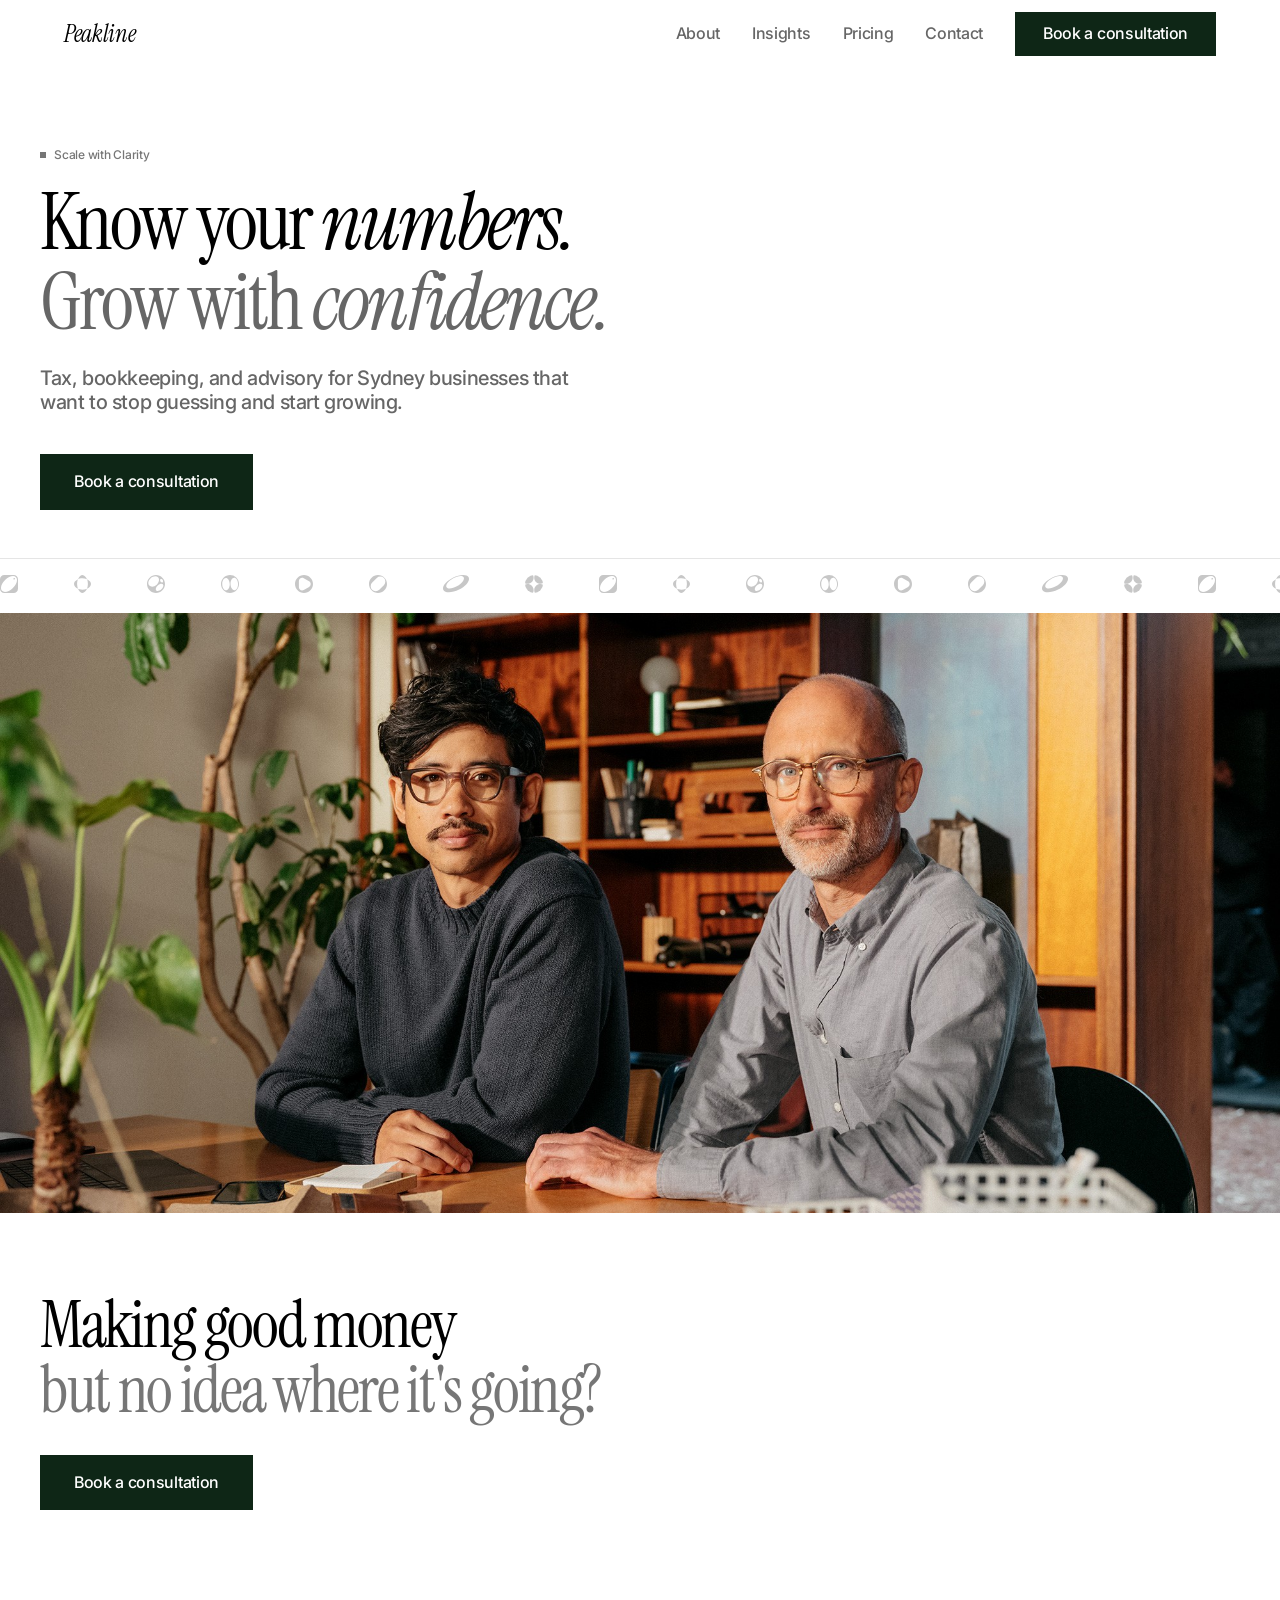
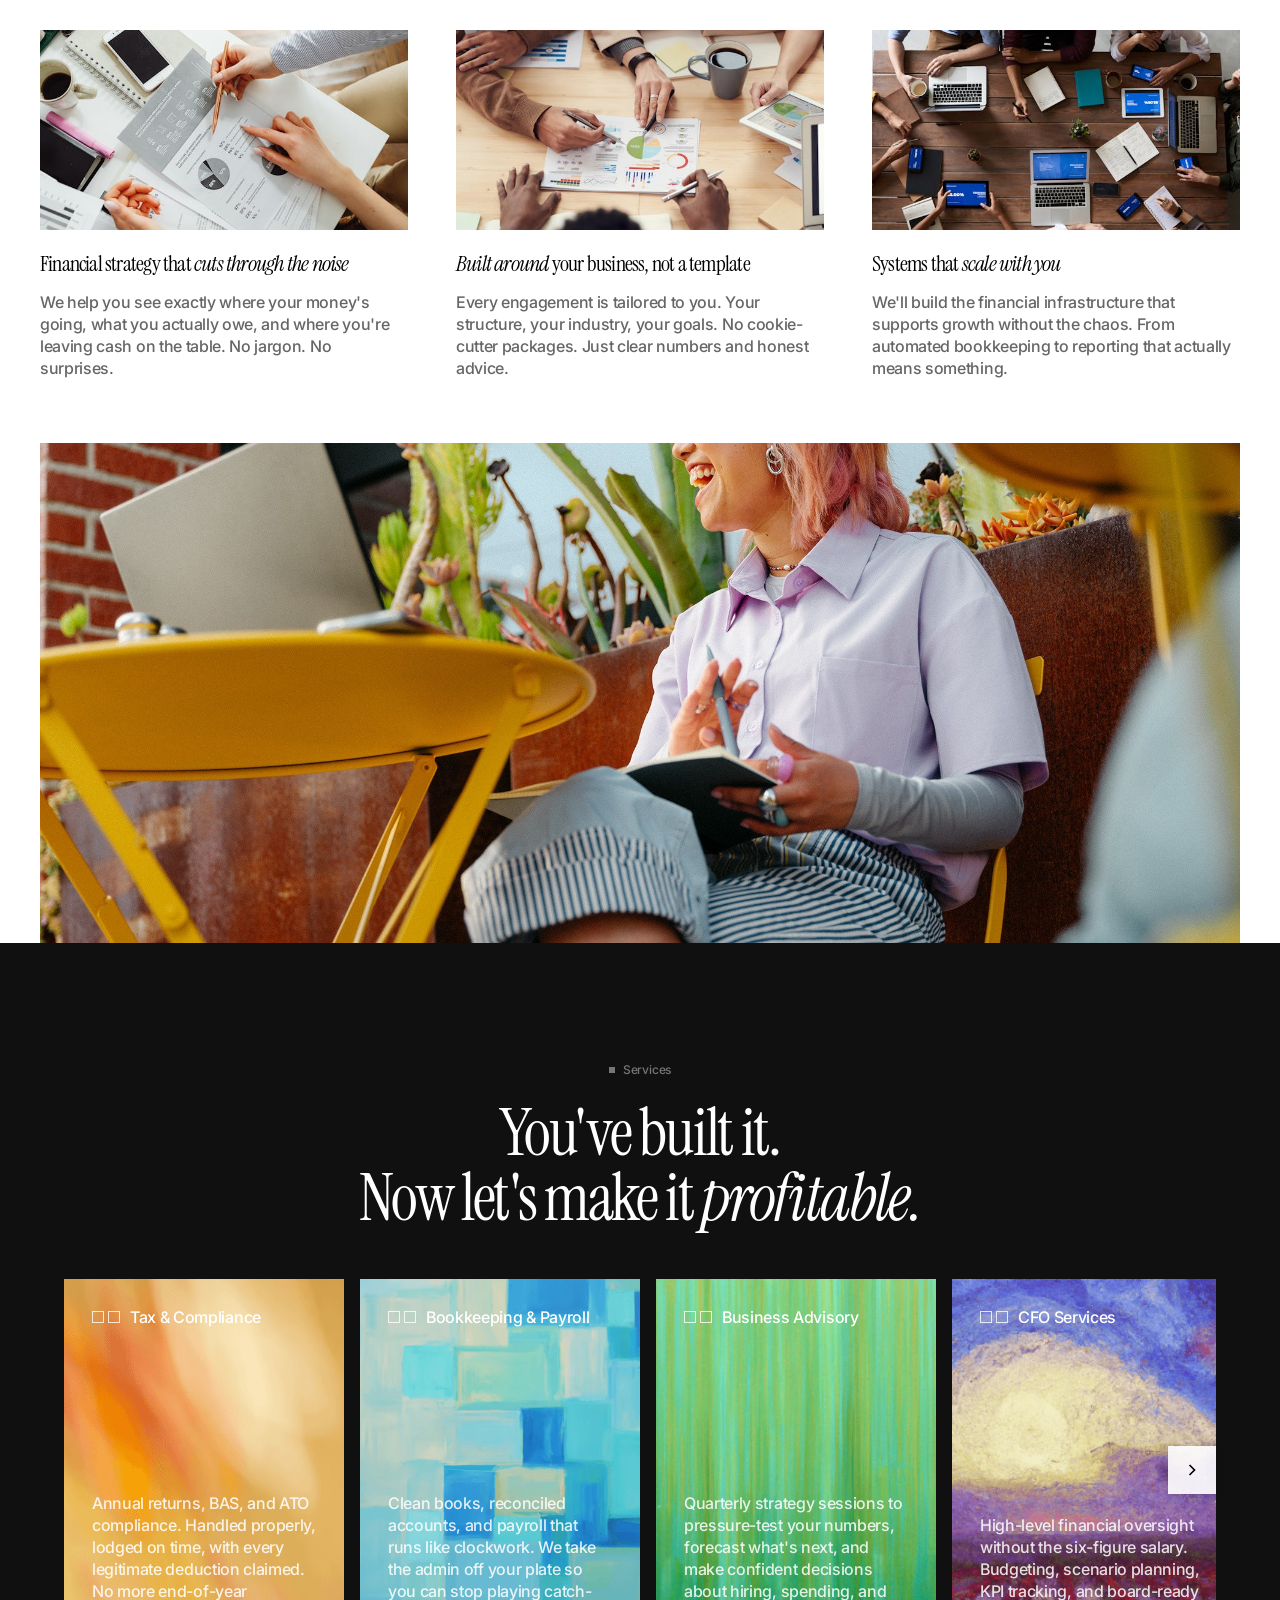
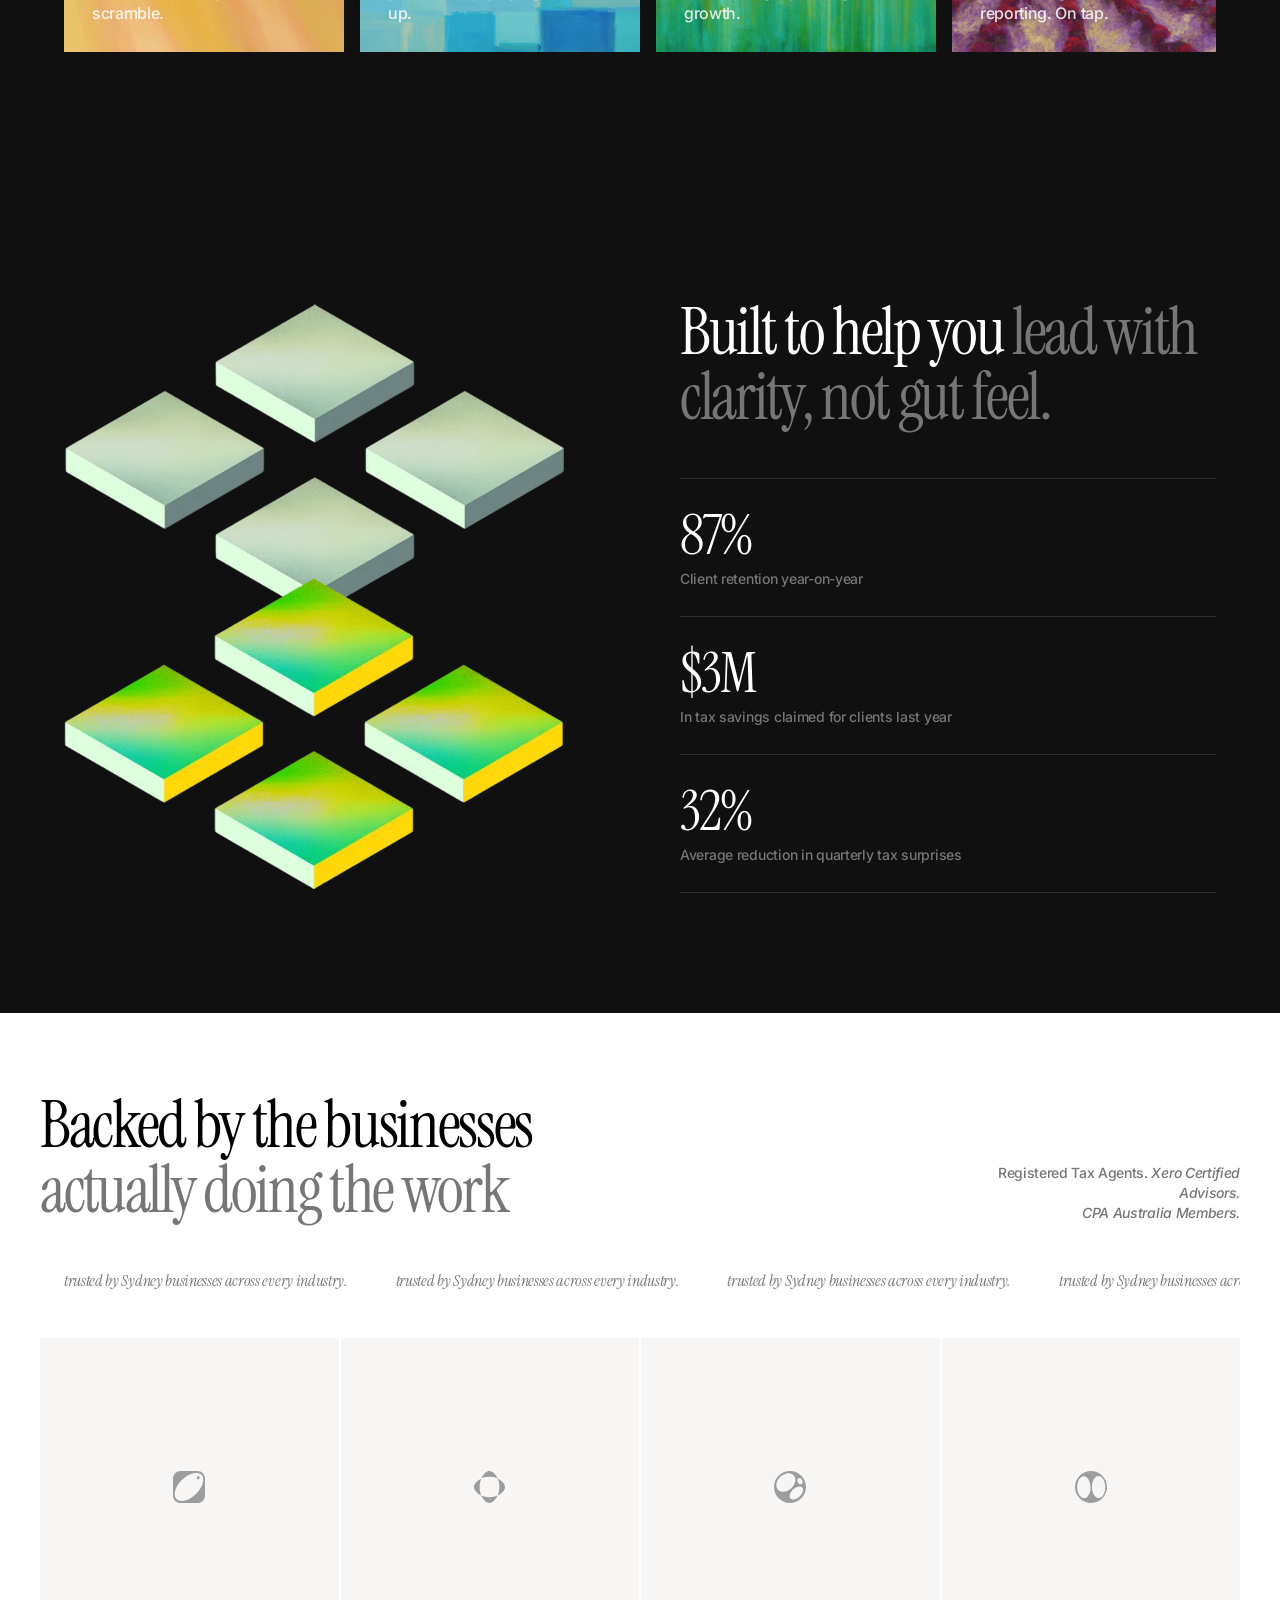
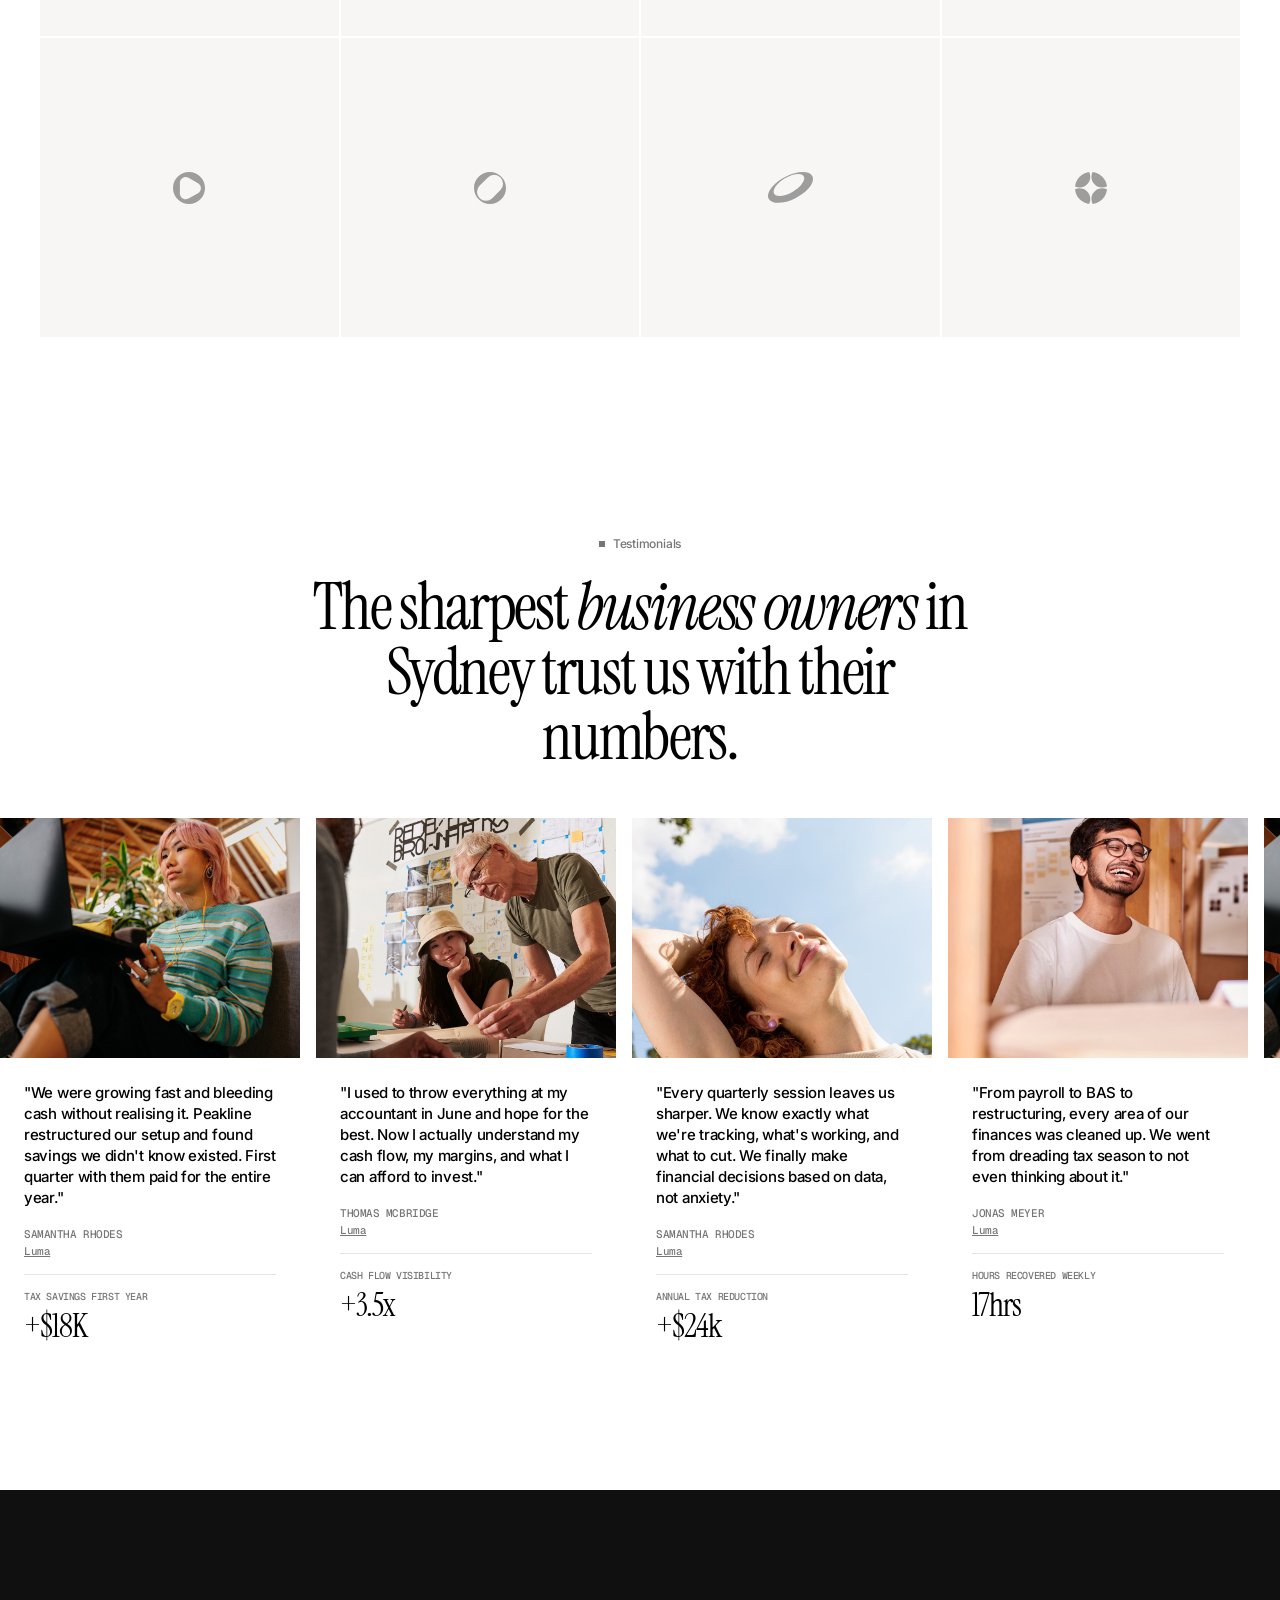
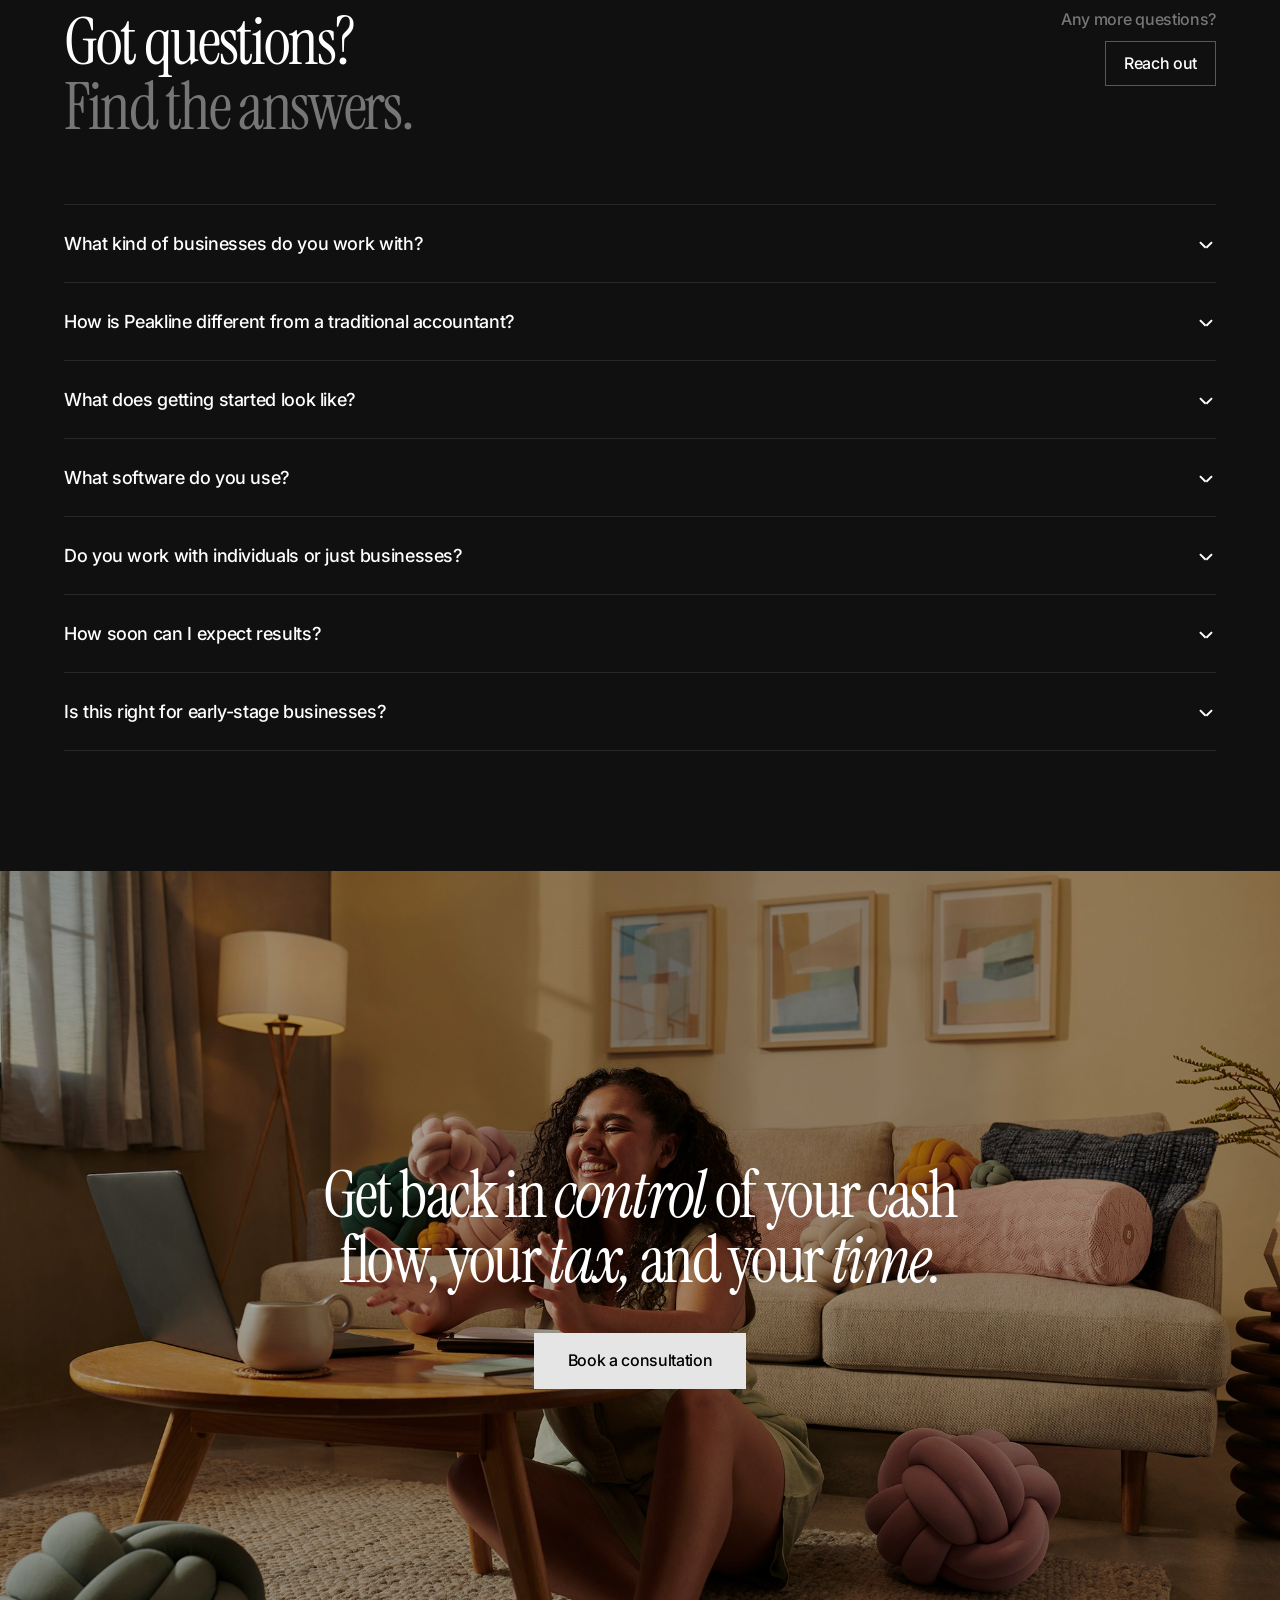
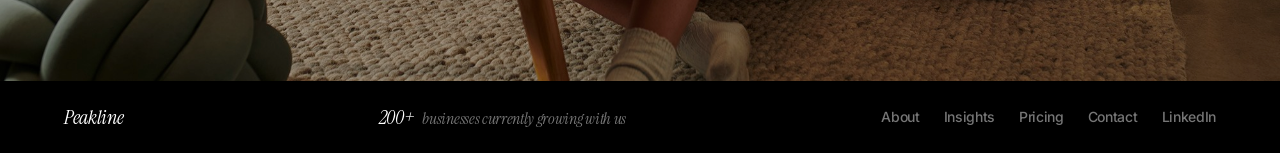
<file: index.html>
<!DOCTYPE html>
<html lang="en">
<head>
  <meta charset="UTF-8">
  <meta name="viewport" content="width=device-width, initial-scale=1.0">
  <title>Peakline Accounting</title>
  <link rel="stylesheet" href="css/styles.css">
</head>
<body>

  <!-- Navigation -->
  <nav class="nav" id="nav">
    <div class="nav-inner">
      <a href="index.html" class="nav-logo">Peakline</a>
      <div class="nav-links">
        <a href="about.html">About</a>
        <a href="insights.html">Insights</a>
        <a href="pricing.html">Pricing</a>
        <a href="contact.html">Contact</a>
        <a href="#" class="nav-cta">Book a consultation</a>
      </div>
      <div class="nav-hamburger" id="hamburger">
        <span></span>
        <span></span>
        <span></span>
      </div>
    </div>
  </nav>
  <div class="nav-mobile" id="mobileMenu">
    <a href="about.html">About</a>
    <a href="insights.html">Insights</a>
    <a href="pricing.html">Pricing</a>
    <a href="contact.html">Contact</a>
    <a href="#" class="btn btn-primary">Book a consultation</a>
  </div>
  <div class="nav-spacer"></div>

  <!-- Hero -->
  <section class="hero container fade-in">
    <p class="eyebrow">Scale with Clarity</p>
    <h1>Know your <em>numbers.</em><br><span class="muted">Grow with <em>confidence.</em></span></h1>
    <p class="subtitle">Tax, bookkeeping, and advisory for Sydney businesses that want to stop guessing and start growing.</p>
    <a href="#" class="btn btn-primary">Book a consultation</a>

    <!-- Brand Ticker -->
    <div class="brand-ticker-wrapper">
      <div class="brand-ticker">
        <img src="images/logo-1.svg" alt="Xero">
        <img src="images/logo-2.svg" alt="QuickBooks">
        <img src="images/logo-3.svg" alt="MYOB">
        <img src="images/logo-4.svg" alt="Stripe">
        <img src="images/logo-5.svg" alt="Shopify">
        <img src="images/logo-6.svg" alt="Square">
        <img src="images/logo-7.svg" alt="Gusto">
        <img src="images/logo-8.svg" alt="HubSpot">
      </div>
    </div>

    <div class="hero-image">
      <img src="images/hero-team.jpg" alt="Team collaborating in modern office">
    </div>
  </section>

  <!-- Problem Callout -->
  <section class="callout container fade-in">
    <h2>Making good money<br><span class="muted">but no idea where it's going?</span></h2>
    <a href="#" class="btn btn-primary">Book a consultation</a>
  </section>

  <!-- Value Props - 3 columns then image -->
  <section class="value-props container fade-in">
    <div class="value-props-columns">
      <div class="value-prop">
        <div class="value-prop-image"><img src="images/valueprop-1.jpg" alt="Financial strategy"></div>
        <h3>Financial strategy that <em>cuts through the noise</em></h3>
        <p>We help you see exactly where your money's going, what you actually owe, and where you're leaving cash on the table. No jargon. No surprises.</p>
      </div>
      <div class="value-prop">
        <div class="value-prop-image"><img src="images/valueprop-2.jpg" alt="Tailored to your business"></div>
        <h3><em>Built around</em> your business, not a template</h3>
        <p>Every engagement is tailored to you. Your structure, your industry, your goals. No cookie-cutter packages. Just clear numbers and honest advice.</p>
      </div>
      <div class="value-prop">
        <div class="value-prop-image"><img src="images/valueprop-3.jpg" alt="Scalable systems"></div>
        <h3>Systems that <em>scale with you</em></h3>
        <p>We'll build the financial infrastructure that supports growth without the chaos. From automated bookkeeping to reporting that actually means something.</p>
      </div>
    </div>
    <div class="value-props-image">
      <img src="images/woman-laptop.jpg" alt="Business owner working on laptop">
    </div>
  </section>

  <!-- Packages / Services - Horizontal Scroll -->
  <section class="section-dark packages fade-in">
    <div class="container">
      <div class="packages-header">
        <p class="eyebrow eyebrow-center">Services</p>
        <h2>You've built it.<br><span class="muted">Now let's make it <em>profitable.</em></span></h2>
      </div>
    </div>
    <div class="container">
      <div class="packages-scroll-wrapper">
        <div class="packages-scroll">
          <a href="#" class="package-card">
            <div class="package-card-bg"><img src="images/package-1.png" alt=""></div>
            <div class="package-card-top">
              <div class="card-icon"><span></span><span></span></div>
              <h3>Tax &amp; Compliance</h3>
            </div>
            <div class="package-card-content">
              <p>Annual returns, BAS, and ATO compliance. Handled properly, lodged on time, with every legitimate deduction claimed. No more end-of-year scramble.</p>
            </div>
          </a>
          <a href="#" class="package-card">
            <div class="package-card-bg"><img src="images/package-2.png" alt=""></div>
            <div class="package-card-top">
              <div class="card-icon"><span></span><span></span></div>
              <h3>Bookkeeping &amp; Payroll</h3>
            </div>
            <div class="package-card-content">
              <p>Clean books, reconciled accounts, and payroll that runs like clockwork. We take the admin off your plate so you can stop playing catch-up.</p>
            </div>
          </a>
          <a href="#" class="package-card">
            <div class="package-card-bg"><img src="images/package-3.png" alt=""></div>
            <div class="package-card-top">
              <div class="card-icon"><span></span><span></span></div>
              <h3>Business Advisory</h3>
            </div>
            <div class="package-card-content">
              <p>Quarterly strategy sessions to pressure-test your numbers, forecast what's next, and make confident decisions about hiring, spending, and growth.</p>
            </div>
          </a>
          <a href="#" class="package-card">
            <div class="package-card-bg"><img src="images/package-4.png" alt=""></div>
            <div class="package-card-top">
              <div class="card-icon"><span></span><span></span></div>
              <h3>CFO Services</h3>
            </div>
            <div class="package-card-content">
              <p>High-level financial oversight without the six-figure salary. Budgeting, scenario planning, KPI tracking, and board-ready reporting. On tap.</p>
            </div>
          </a>
          <a href="#" class="package-card">
            <div class="package-card-bg"><img src="images/package-5.png" alt=""></div>
            <div class="package-card-top">
              <div class="card-icon"><span></span><span></span></div>
              <h3>Business Setup</h3>
            </div>
            <div class="package-card-content">
              <p>Company structure, ABN, and ATO registrations. Everything you need to launch clean and stay compliant from day one.</p>
            </div>
          </a>
        </div>
        <button class="packages-scroll-btn" aria-label="Scroll right">
          <svg viewBox="0 0 24 24" fill="none" stroke="currentColor" stroke-width="2"><path d="M9 18l6-6-6-6"/></svg>
        </button>
      </div>
    </div>
  </section>

  <!-- Stats - Side by Side -->
  <section class="section-dark stats fade-in">
    <div class="container">
      <div class="stats-grid-layout">
        <div class="stats-visual">
          <img src="images/grid-dots-1.png" alt="">
          <img src="images/grid-dots-2.png" alt="" style="margin-top: -40px;">
        </div>
        <div class="stats-content">
          <h2>Built to help you <span class="muted">lead with clarity, not gut feel.</span></h2>
          <div class="stats-list">
            <div class="stat-item">
              <div class="stat-number" data-target="92" data-suffix="%">0%</div>
              <div class="stat-label">Client retention year-on-year</div>
            </div>
            <div class="stat-item">
              <div class="stat-number" data-target="3" data-prefix="$" data-suffix="M">$0M</div>
              <div class="stat-label">In tax savings claimed for clients last year</div>
            </div>
            <div class="stat-item">
              <div class="stat-number" data-target="34" data-suffix="%">0%</div>
              <div class="stat-label">Average reduction in quarterly tax surprises</div>
            </div>
          </div>
        </div>
      </div>
    </div>
  </section>

  <!-- Social Proof -->
  <section class="social-proof container fade-in">
    <div class="social-proof-header">
      <h2>Backed by the businesses <span class="muted">actually doing the work</span></h2>
      <p class="subtitle">Registered Tax Agents. <em>Xero Certified Advisors.</em><br><em>CPA Australia Members.</em></p>
    </div>
    <div class="ticker-wrapper">
      <div class="ticker">
        <span>trusted by Sydney businesses across every industry.</span>
        <span>trusted by Sydney businesses across every industry.</span>
        <span>trusted by Sydney businesses across every industry.</span>
        <span>trusted by Sydney businesses across every industry.</span>
        <span>trusted by Sydney businesses across every industry.</span>
        <span>trusted by Sydney businesses across every industry.</span>
      </div>
    </div>
    <div class="logo-grid">
      <div class="logo-cell"><img src="images/logo-1.svg" alt="Partner logo"></div>
      <div class="logo-cell"><img src="images/logo-2.svg" alt="Partner logo"></div>
      <div class="logo-cell"><img src="images/logo-3.svg" alt="Partner logo"></div>
      <div class="logo-cell"><img src="images/logo-4.svg" alt="Partner logo"></div>
      <div class="logo-cell"><img src="images/logo-5.svg" alt="Partner logo"></div>
      <div class="logo-cell"><img src="images/logo-6.svg" alt="Partner logo"></div>
      <div class="logo-cell"><img src="images/logo-7.svg" alt="Partner logo"></div>
      <div class="logo-cell"><img src="images/logo-8.svg" alt="Partner logo"></div>
    </div>
  </section>

  <!-- Testimonials - Light background -->
  <section class="testimonials fade-in">
    <div class="container">
      <div class="testimonials-header">
        <p class="eyebrow eyebrow-center">Testimonials</p>
        <h2>The sharpest <em>business owners</em> in Sydney trust us with their numbers.</h2>
      </div>
    </div>
    <div class="testimonial-marquee-wrapper">
      <div class="testimonial-marquee">
        <div class="testimonial-card">
          <div class="testimonial-card-image"><img src="images/testimonial-1.jpg" alt="Samantha Rhodes"></div>
          <div class="testimonial-card-content">
            <p class="quote">"We were growing fast and bleeding cash without realising it. Peakline restructured our setup and found savings we didn't know existed. First quarter with them paid for the entire year."</p>
            <p class="name">Samantha Rhodes</p>
            <span class="company">Luma</span>
            <div class="testimonial-metric">
              <p class="metric-label">Tax savings first year</p>
              <span class="metric-value">+$18K</span>
            </div>
          </div>
        </div>
        <div class="testimonial-card">
          <div class="testimonial-card-image"><img src="images/testimonial-2.jpg" alt="Thomas Mcbridge"></div>
          <div class="testimonial-card-content">
            <p class="quote">"I used to throw everything at my accountant in June and hope for the best. Now I actually understand my cash flow, my margins, and what I can afford to invest."</p>
            <p class="name">Thomas Mcbridge</p>
            <span class="company">Luma</span>
            <div class="testimonial-metric">
              <p class="metric-label">Cash flow visibility</p>
              <span class="metric-value">+3.5x</span>
            </div>
          </div>
        </div>
        <div class="testimonial-card">
          <div class="testimonial-card-image"><img src="images/testimonial-3.jpg" alt="Samantha Rhodes"></div>
          <div class="testimonial-card-content">
            <p class="quote">"Every quarterly session leaves us sharper. We know exactly what we're tracking, what's working, and what to cut. We finally make financial decisions based on data, not anxiety."</p>
            <p class="name">Samantha Rhodes</p>
            <span class="company">Luma</span>
            <div class="testimonial-metric">
              <p class="metric-label">Annual tax reduction</p>
              <span class="metric-value">+$24k</span>
            </div>
          </div>
        </div>
        <div class="testimonial-card">
          <div class="testimonial-card-image"><img src="images/testimonial-4.jpg" alt="Jonas Meyer"></div>
          <div class="testimonial-card-content">
            <p class="quote">"From payroll to BAS to restructuring, every area of our finances was cleaned up. We went from dreading tax season to not even thinking about it."</p>
            <p class="name">Jonas Meyer</p>
            <span class="company">Luma</span>
            <div class="testimonial-metric">
              <p class="metric-label">Hours recovered weekly</p>
              <span class="metric-value">17hrs</span>
            </div>
          </div>
        </div>
      </div>
    </div>
  </section>

  <!-- FAQ -->
  <section class="section-dark faq fade-in">
    <div class="container">
      <div class="faq-header">
        <h2>Got questions?<br><span class="muted">Find the answers.</span></h2>
        <div class="faq-header-right">
          <p>Any more questions?</p>
          <a href="contact.html" class="btn btn-outline">Reach out</a>
        </div>
      </div>
      <div class="faq-list">
        <div class="faq-item">
          <button class="faq-question">What kind of businesses do you work with?<span class="faq-chevron"></span></button>
          <div class="faq-answer"><div class="faq-answer-inner">Small to mid-size businesses across Sydney. Trades, tech, professional services, hospitality, e-commerce. If you're turning over revenue and need your numbers sorted, we're built for you.</div></div>
        </div>
        <div class="faq-item">
          <button class="faq-question">How is Peakline different from a traditional accountant?<span class="faq-chevron"></span></button>
          <div class="faq-answer"><div class="faq-answer-inner">We don't just lodge returns and disappear. Our approach combines proactive tax strategy, clean bookkeeping, and ongoing advisory. You get both compliance and clarity, guided in real time.</div></div>
        </div>
        <div class="faq-item">
          <button class="faq-question">What does getting started look like?<span class="faq-chevron"></span></button>
          <div class="faq-answer"><div class="faq-answer-inner">It begins with a free discovery call to assess your current financial setup. From there, we clean up your books, set up systems, and build a plan tailored to your goals.</div></div>
        </div>
        <div class="faq-item">
          <button class="faq-question">What software do you use?<span class="faq-chevron"></span></button>
          <div class="faq-answer"><div class="faq-answer-inner">We're Xero-certified and work with most major cloud accounting platforms. We'll recommend the best fit for your business and handle the full setup.</div></div>
        </div>
        <div class="faq-item">
          <button class="faq-question">Do you work with individuals or just businesses?<span class="faq-chevron"></span></button>
          <div class="faq-answer"><div class="faq-answer-inner">Both. We handle individual tax returns and sole trader bookkeeping, but our best work happens with growing businesses that need ongoing financial clarity and strategic guidance.</div></div>
        </div>
        <div class="faq-item">
          <button class="faq-question">How soon can I expect results?<span class="faq-chevron"></span></button>
          <div class="faq-answer"><div class="faq-answer-inner">Most clients see measurable improvements, such as cleaner books, reduced tax liability, and better cash flow visibility, within the first 30 to 60 days.</div></div>
        </div>
        <div class="faq-item">
          <button class="faq-question">Is this right for early-stage businesses?<span class="faq-chevron"></span></button>
          <div class="faq-answer"><div class="faq-answer-inner">If you're pre-revenue or still validating your idea, we may not be the best fit yet. We specialise in helping businesses that are generating revenue and ready to get their financial house in order.</div></div>
        </div>
      </div>
    </div>
  </section>

  <!-- Footer CTA -->
  <section class="footer-cta fade-in">
    <div class="footer-cta-bg">
      <img src="images/footer-cta-bg.jpg" alt="">
    </div>
    <div class="container footer-cta-content">
      <h2>Get back in <em>control</em> of your cash flow, your <em>tax,</em> and your <em>time.</em></h2>
      <a href="#" class="btn btn-light">Book a consultation</a>
    </div>
  </section>

  <!-- Footer -->
  <footer class="footer">
    <div class="container footer-inner">
      <div class="footer-logo">Peakline</div>
      <div class="footer-stat">
        <span class="number">200+</span>
        <span class="label">businesses currently growing with us</span>
      </div>
      <div class="footer-links">
        <a href="about.html">About</a>
        <a href="insights.html">Insights</a>
        <a href="pricing.html">Pricing</a>
        <a href="contact.html">Contact</a>
        <a href="#">LinkedIn</a>
      </div>
    </div>
  </footer>

  <script src="js/main.js"></script>
</body>
</html>
</file>
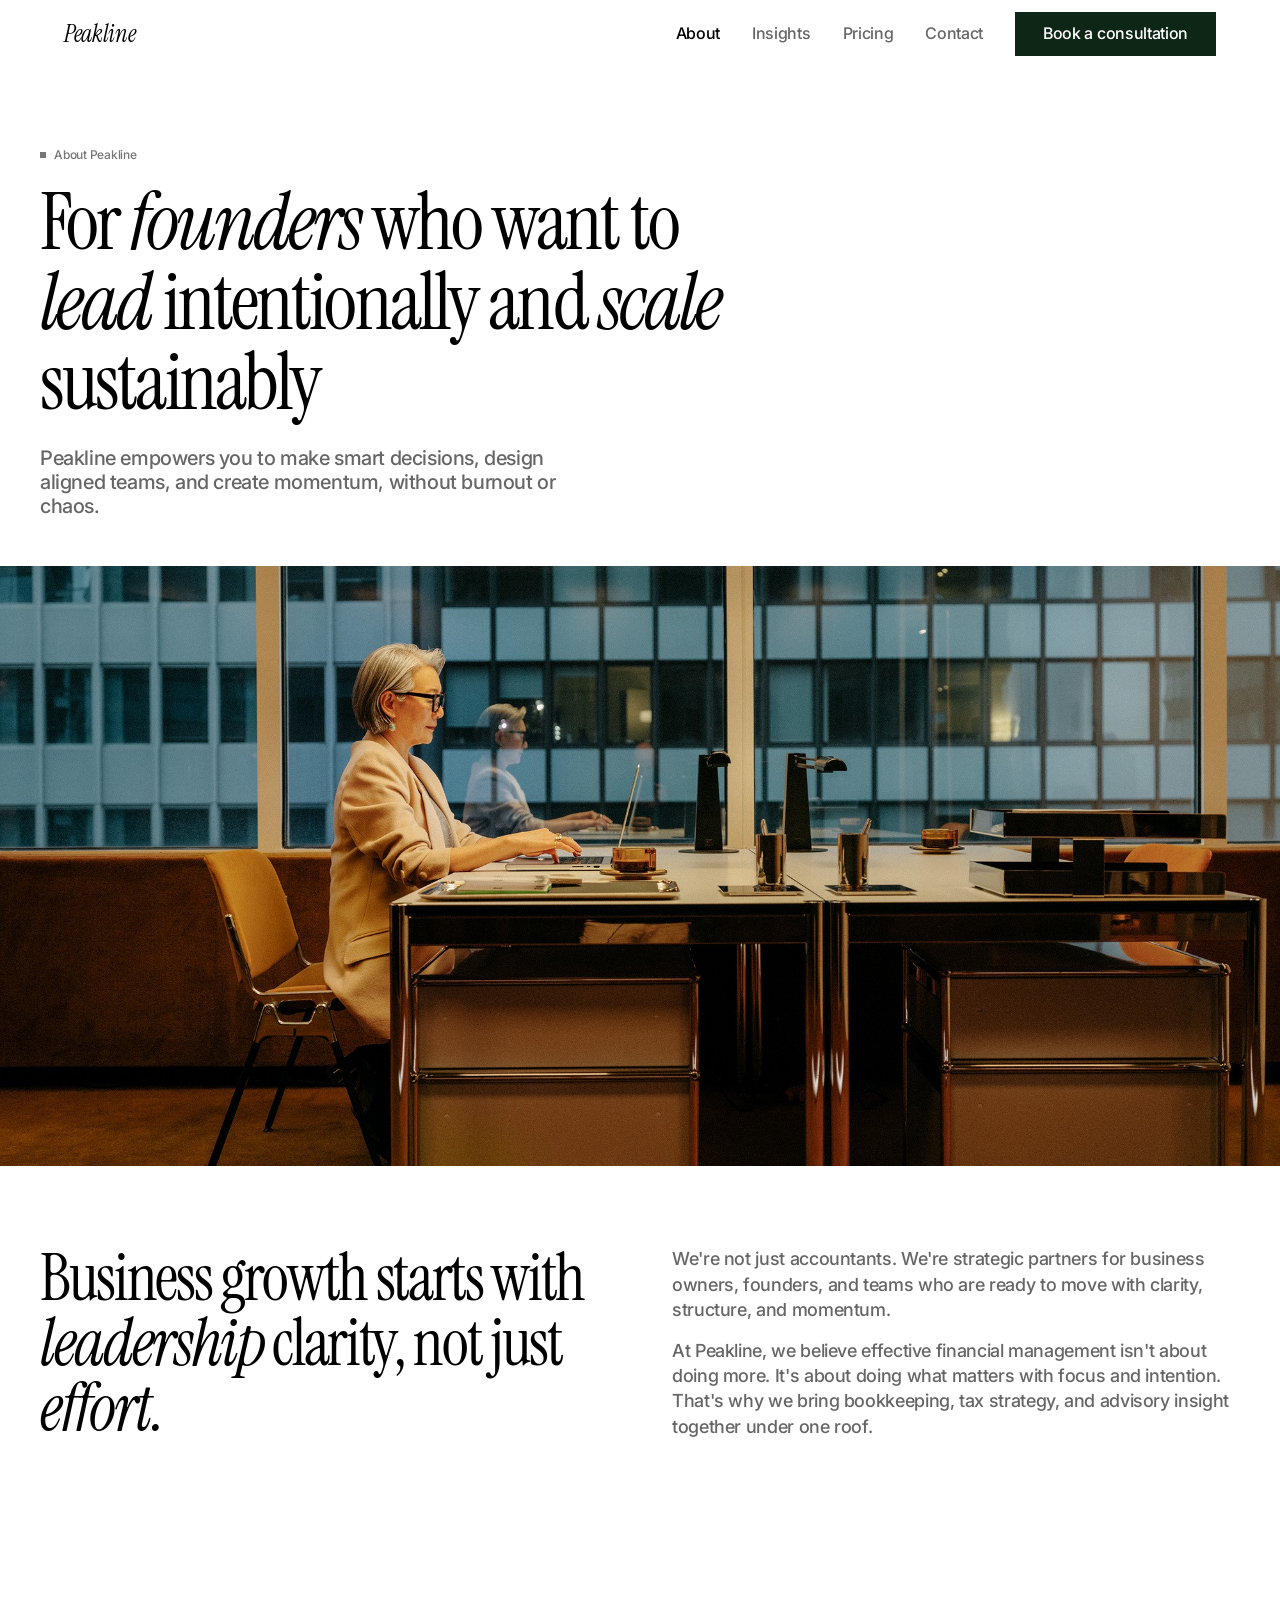
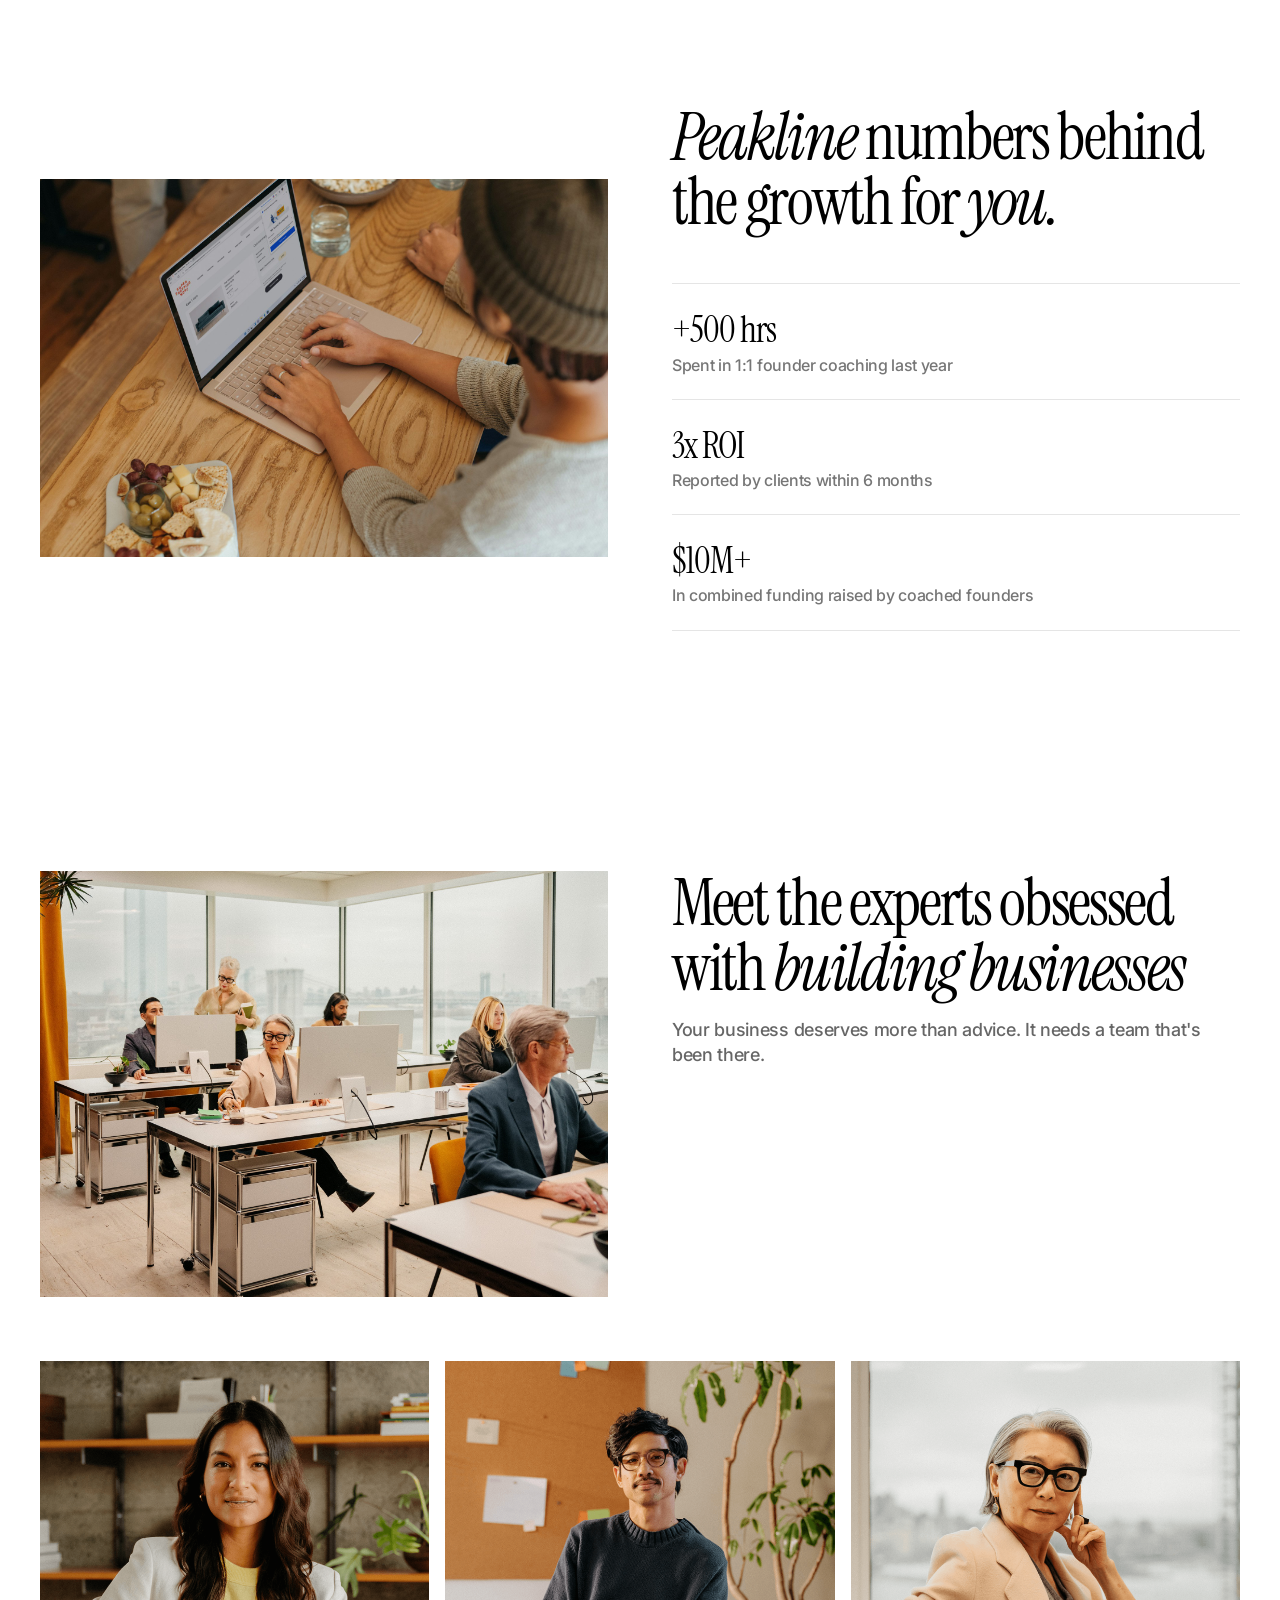
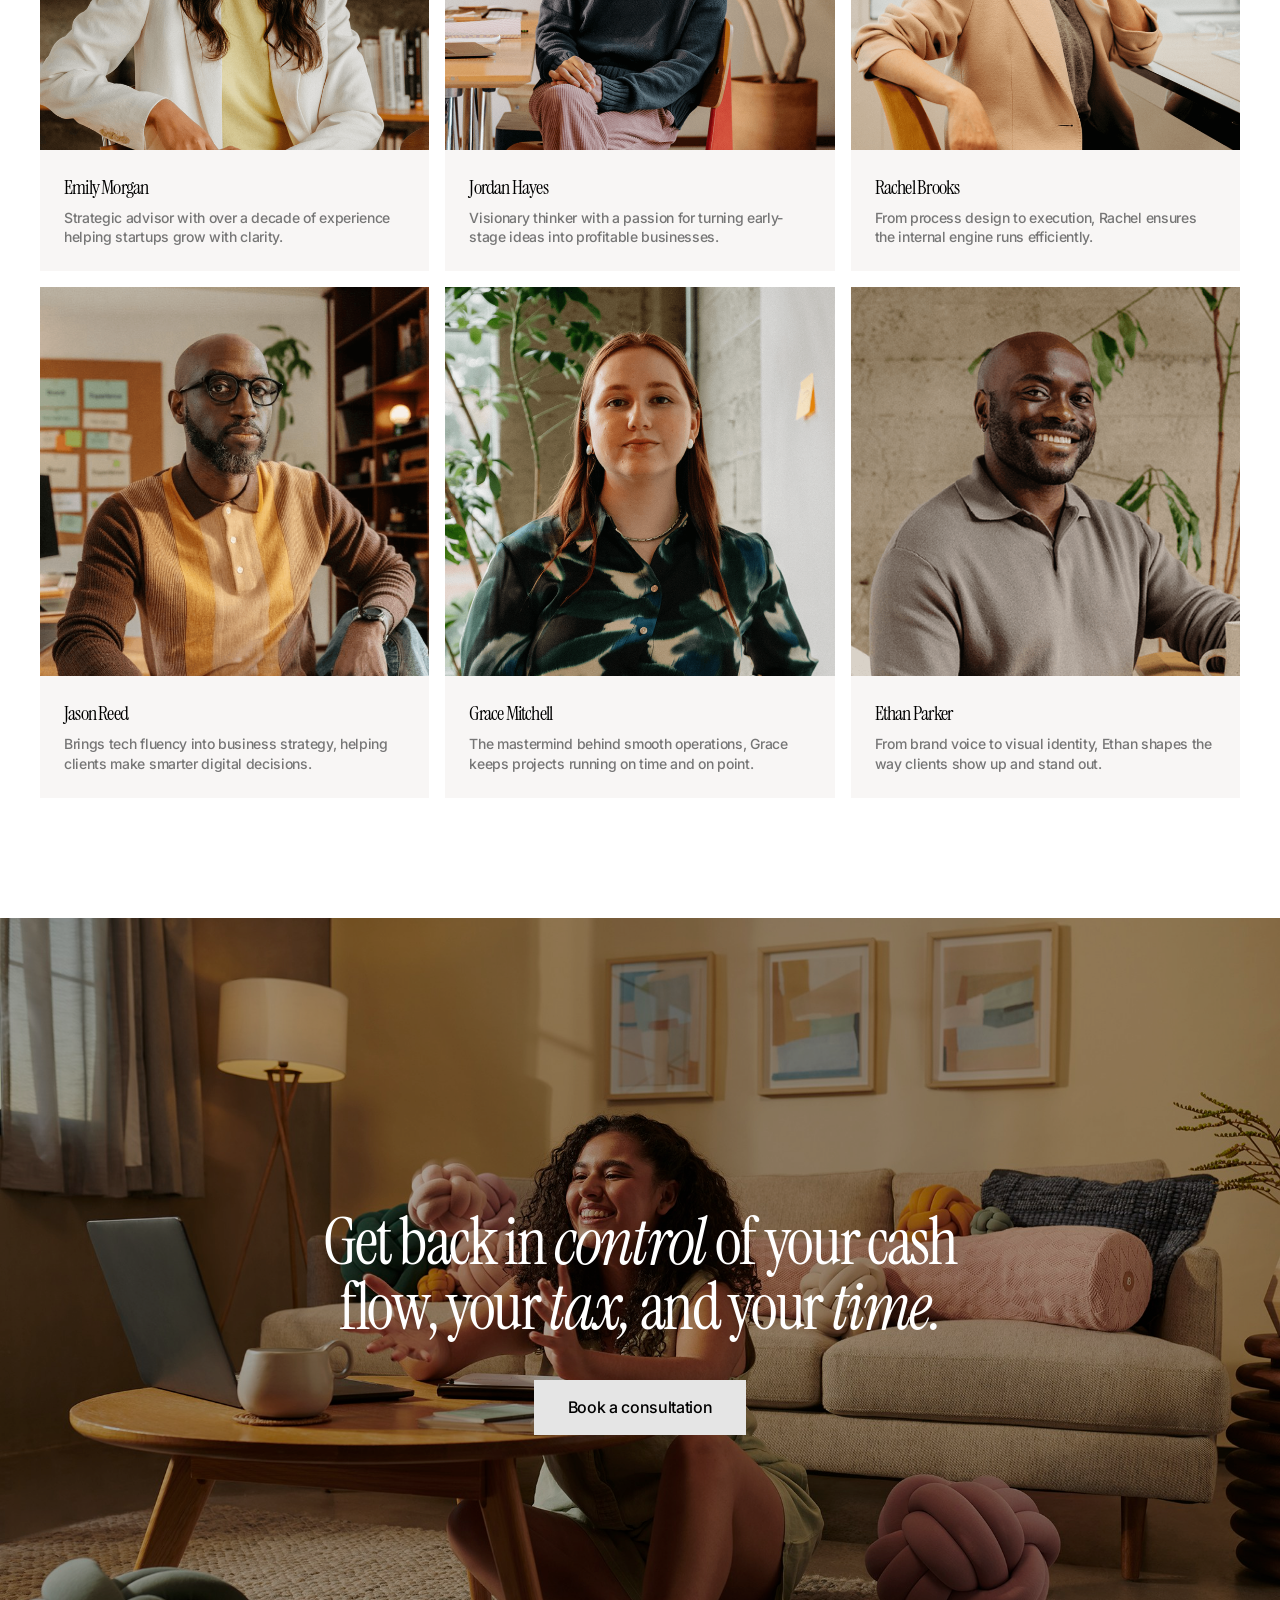
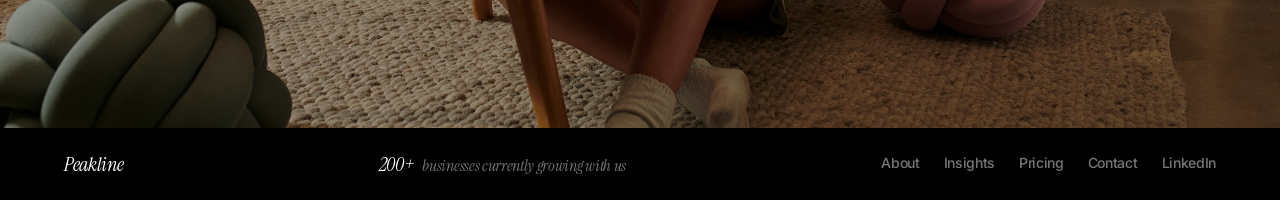
<file: about.html>
<!DOCTYPE html>
<html lang="en">
<head>
  <meta charset="UTF-8">
  <meta name="viewport" content="width=device-width, initial-scale=1.0">
  <title>About - Peakline Accounting</title>
  <link rel="stylesheet" href="css/styles.css">
</head>
<body>

  <!-- Navigation -->
  <nav class="nav" id="nav">
    <div class="nav-inner">
      <a href="index.html" class="nav-logo">Peakline</a>
      <div class="nav-links">
        <a href="about.html" class="active">About</a>
        <a href="insights.html">Insights</a>
        <a href="pricing.html">Pricing</a>
        <a href="contact.html">Contact</a>
        <a href="#" class="nav-cta">Book a consultation</a>
      </div>
      <div class="nav-hamburger" id="hamburger">
        <span></span>
        <span></span>
        <span></span>
      </div>
    </div>
  </nav>
  <div class="nav-mobile" id="mobileMenu">
    <a href="about.html">About</a>
    <a href="insights.html">Insights</a>
    <a href="pricing.html">Pricing</a>
    <a href="contact.html">Contact</a>
    <a href="#" class="btn btn-primary">Book a consultation</a>
  </div>
  <div class="nav-spacer"></div>

  <!-- Hero -->
  <section class="hero container fade-in">
    <p class="eyebrow">About Peakline</p>
    <h1>For <em>founders</em> who want to <em>lead</em> intentionally and <em>scale</em> sustainably</h1>
    <p class="subtitle">Peakline empowers you to make smart decisions, design aligned teams, and create momentum, without burnout or chaos.</p>
    <div class="hero-image">
      <img src="images/about-hero.jpg" alt="Team working together in a bright office">
    </div>
  </section>

  <!-- About Body -->
  <section class="about-body container fade-in">
    <div class="about-body-grid">
      <div>
        <h2>Business growth starts with <em>leadership</em> clarity, not just <em>effort.</em></h2>
      </div>
      <div>
        <p>We're not just accountants. We're strategic partners for business owners, founders, and teams who are ready to move with clarity, structure, and momentum.</p>
        <p>At Peakline, we believe effective financial management isn't about doing more. It's about doing what matters with focus and intention. That's why we bring bookkeeping, tax strategy, and advisory insight together under one roof.</p>
      </div>
    </div>
  </section>

  <!-- Stats with Image -->
  <section class="about-stats container fade-in">
    <div class="about-stats-grid">
      <div class="about-stats-image">
        <img src="images/about-stats.jpg" alt="Team meeting in progress">
      </div>
      <div class="about-stats-content">
        <h2><em>Peakline</em> numbers behind the growth for <em>you.</em></h2>
        <div>
          <div class="about-stat-item">
            <div class="stat-number">+500 hrs</div>
            <div class="stat-label">Spent in 1:1 founder coaching last year</div>
          </div>
          <div class="about-stat-item">
            <div class="stat-number">3x ROI</div>
            <div class="stat-label">Reported by clients within 6 months</div>
          </div>
          <div class="about-stat-item">
            <div class="stat-number">$10M+</div>
            <div class="stat-label">In combined funding raised by coached founders</div>
          </div>
        </div>
      </div>
    </div>
  </section>

  <!-- Team -->
  <section class="team container fade-in">
    <div class="team-header">
      <div class="team-header-image">
        <img src="images/about-team.jpg" alt="Our team together">
      </div>
      <div class="team-header-content">
        <h2>Meet the experts obsessed with <em>building businesses</em></h2>
        <p>Your business deserves more than advice. It needs a team that's been there.</p>
      </div>
    </div>
    <div class="team-grid">
      <div class="team-card">
        <div class="team-card-image"><img src="images/team-emily.png" alt="Emily Morgan"></div>
        <div class="team-card-content">
          <h3>Emily Morgan</h3>
          <p>Strategic advisor with over a decade of experience helping startups grow with clarity.</p>
        </div>
      </div>
      <div class="team-card">
        <div class="team-card-image"><img src="images/team-jordan.png" alt="Jordan Hayes"></div>
        <div class="team-card-content">
          <h3>Jordan Hayes</h3>
          <p>Visionary thinker with a passion for turning early-stage ideas into profitable businesses.</p>
        </div>
      </div>
      <div class="team-card">
        <div class="team-card-image"><img src="images/team-rachel.png" alt="Rachel Brooks"></div>
        <div class="team-card-content">
          <h3>Rachel Brooks</h3>
          <p>From process design to execution, Rachel ensures the internal engine runs efficiently.</p>
        </div>
      </div>
      <div class="team-card">
        <div class="team-card-image"><img src="images/team-jason.png" alt="Jason Reed"></div>
        <div class="team-card-content">
          <h3>Jason Reed</h3>
          <p>Brings tech fluency into business strategy, helping clients make smarter digital decisions.</p>
        </div>
      </div>
      <div class="team-card">
        <div class="team-card-image"><img src="images/team-grace.png" alt="Grace Mitchell"></div>
        <div class="team-card-content">
          <h3>Grace Mitchell</h3>
          <p>The mastermind behind smooth operations, Grace keeps projects running on time and on point.</p>
        </div>
      </div>
      <div class="team-card">
        <div class="team-card-image"><img src="images/team-ethan.png" alt="Ethan Parker"></div>
        <div class="team-card-content">
          <h3>Ethan Parker</h3>
          <p>From brand voice to visual identity, Ethan shapes the way clients show up and stand out.</p>
        </div>
      </div>
    </div>
  </section>

  <!-- Footer CTA -->
  <section class="footer-cta fade-in">
    <div class="footer-cta-bg">
      <img src="images/footer-cta-bg.jpg" alt="">
    </div>
    <div class="container footer-cta-content">
      <h2>Get back in <em>control</em> of your cash flow, your <em>tax,</em> and your <em>time.</em></h2>
      <a href="#" class="btn btn-light">Book a consultation</a>
    </div>
  </section>

  <!-- Footer -->
  <footer class="footer">
    <div class="container footer-inner">
      <div class="footer-logo">Peakline</div>
      <div class="footer-stat">
        <div class="number">200+</div>
        <div class="label">businesses currently growing with us</div>
      </div>
      <div class="footer-links">
        <a href="about.html">About</a>
        <a href="insights.html">Insights</a>
        <a href="pricing.html">Pricing</a>
        <a href="contact.html">Contact</a>
        <a href="#">LinkedIn</a>
      </div>
    </div>
  </footer>

  <script src="js/main.js"></script>
</body>
</html>
</file>
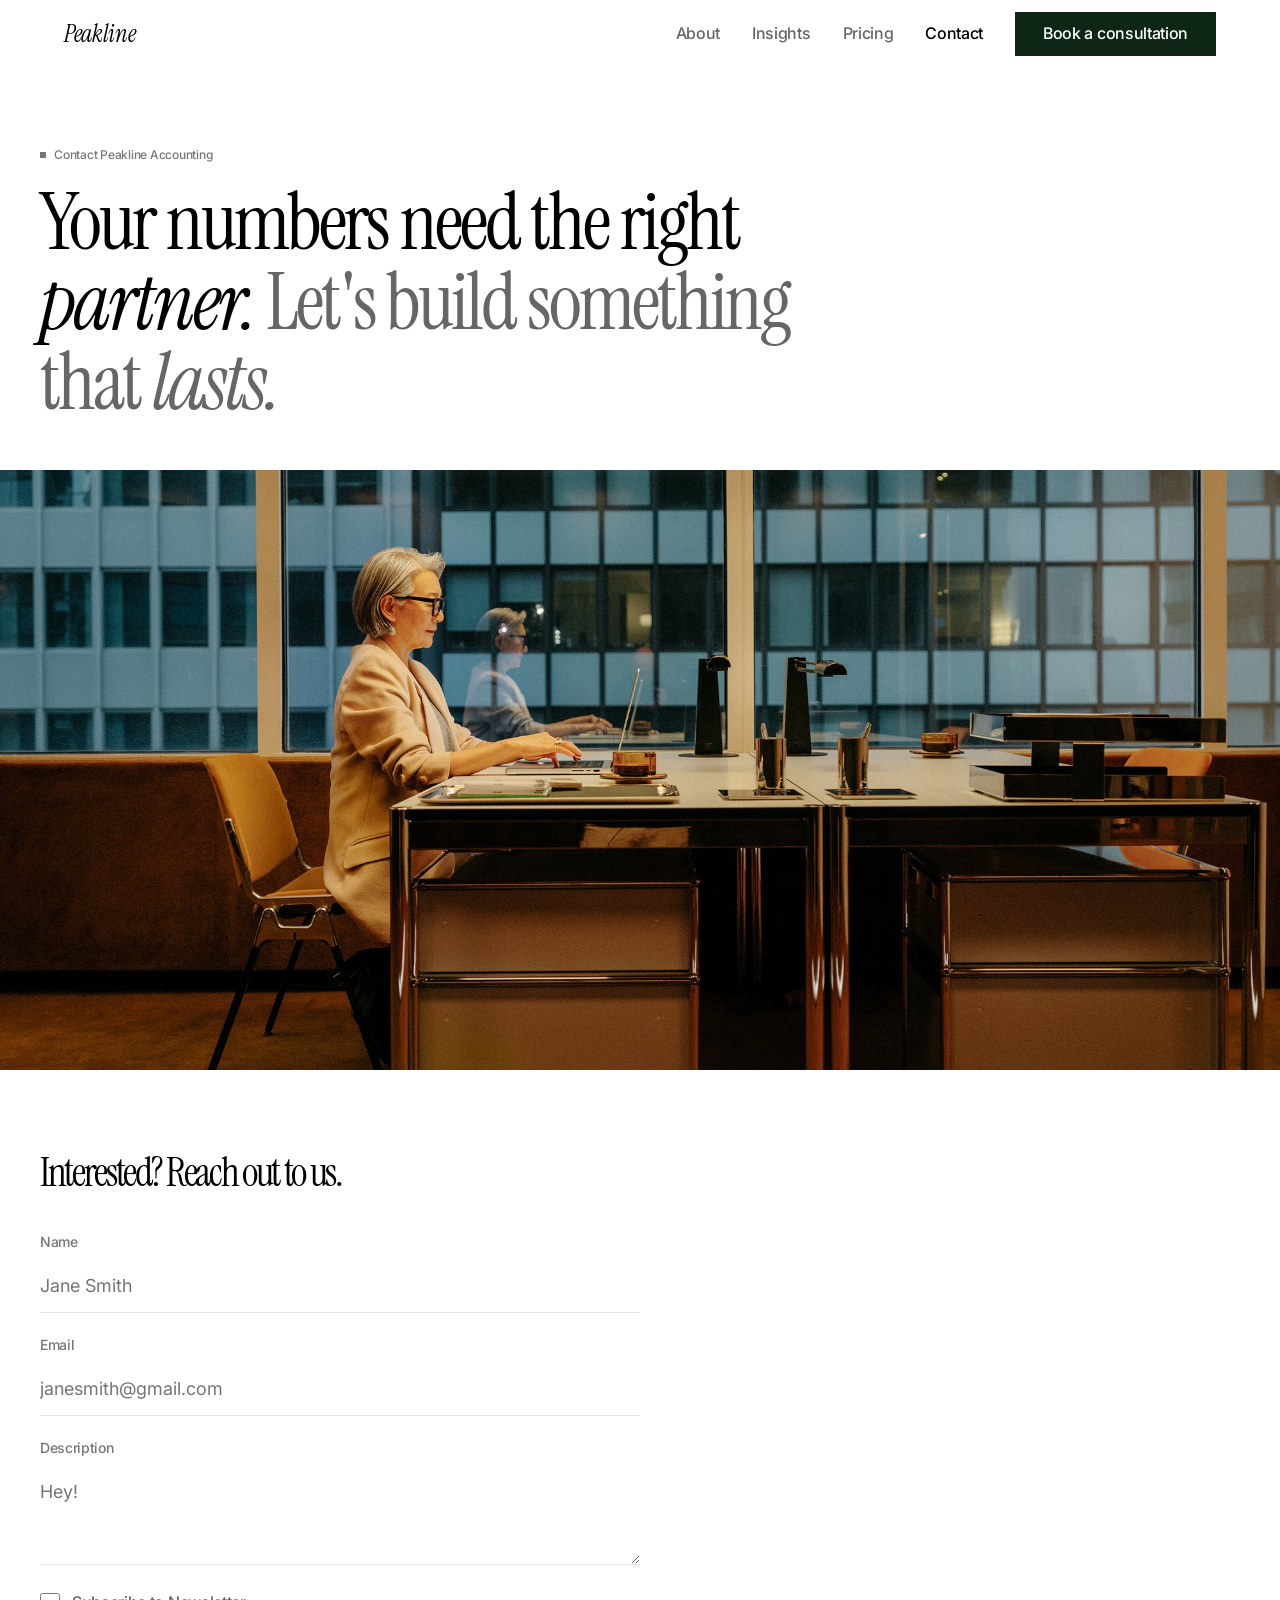
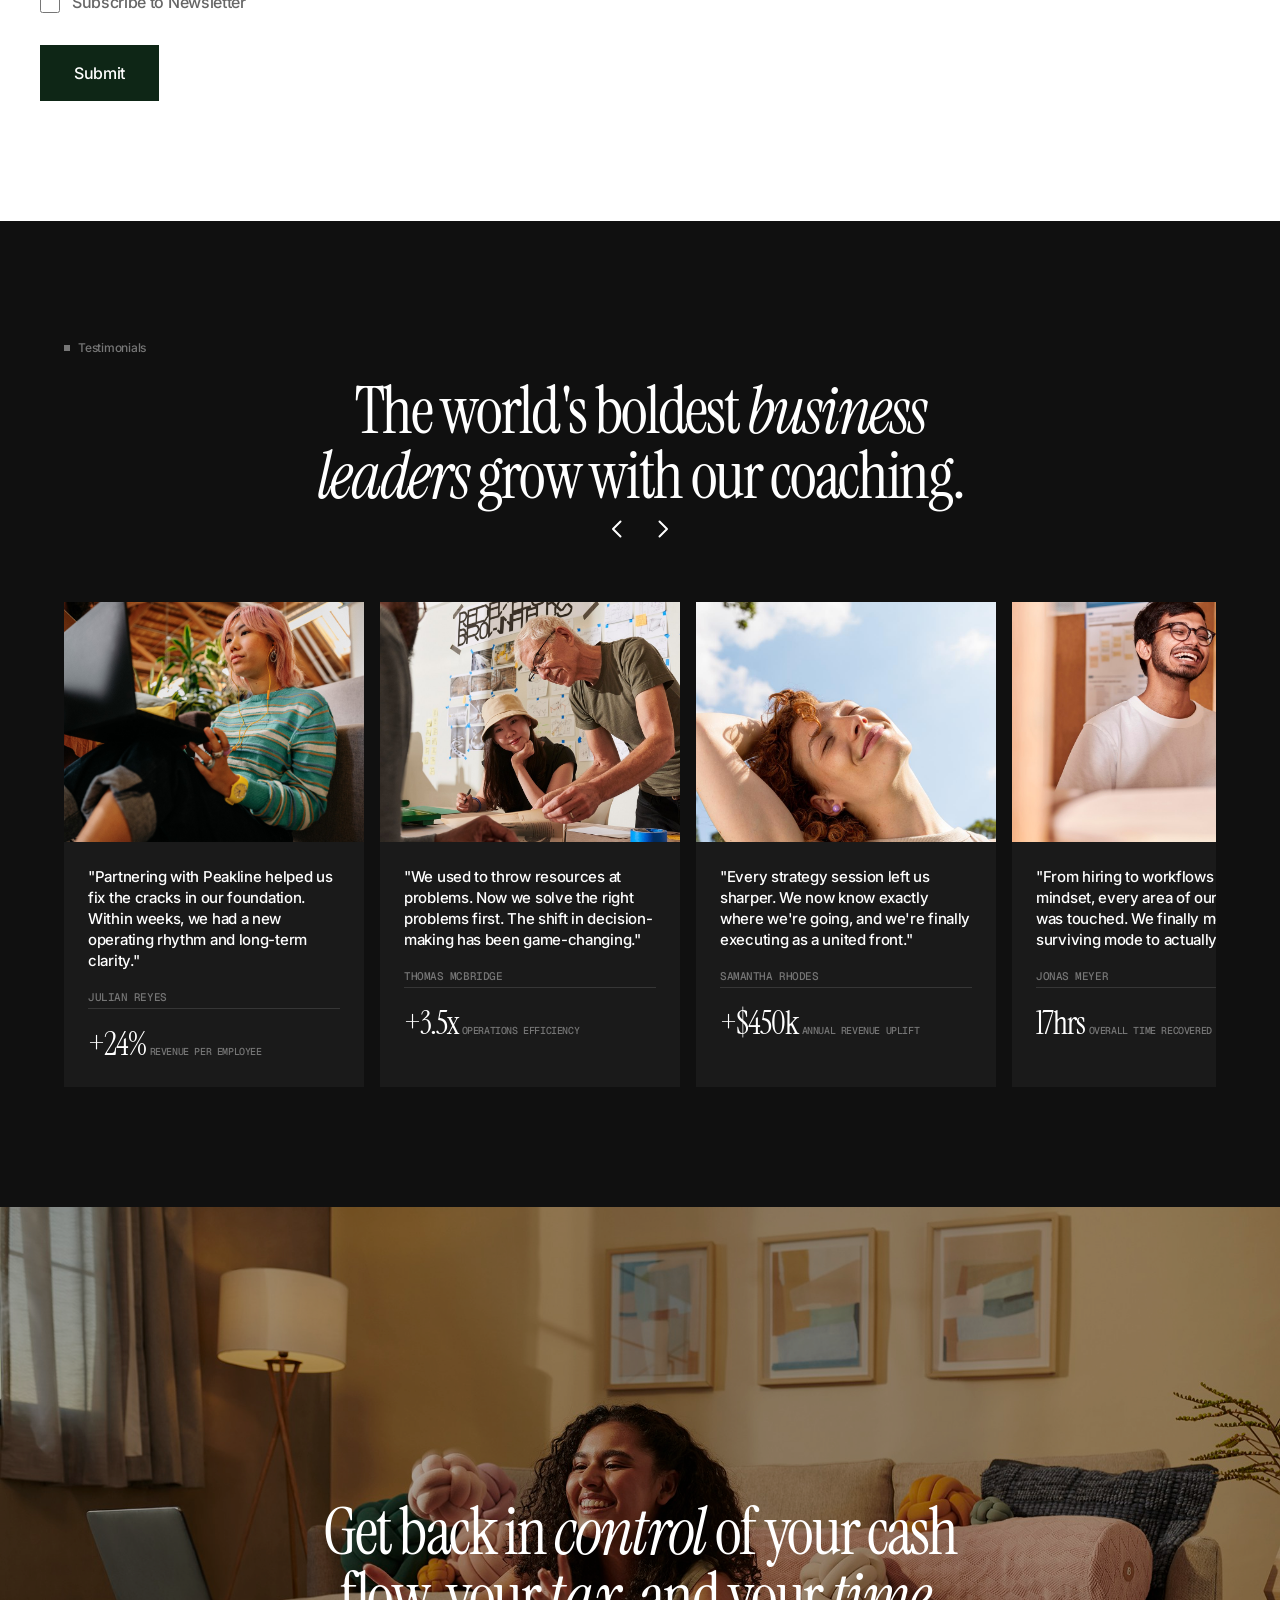
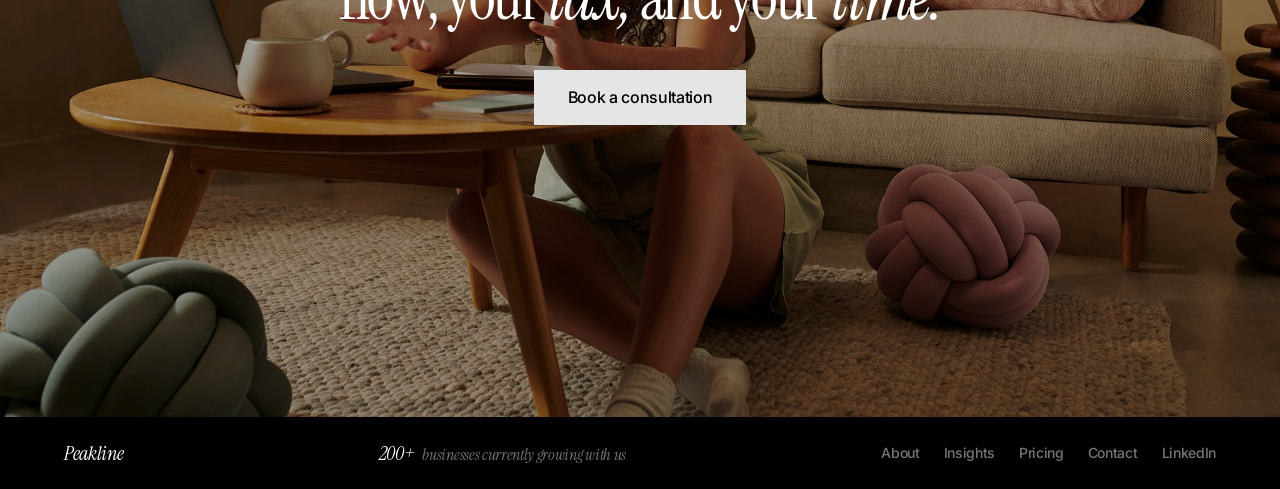
<file: contact.html>
<!DOCTYPE html>
<html lang="en">
<head>
  <meta charset="UTF-8">
  <meta name="viewport" content="width=device-width, initial-scale=1.0">
  <title>Contact - Peakline Accounting</title>
  <link rel="stylesheet" href="css/styles.css">
</head>
<body>

  <!-- Navigation -->
  <nav class="nav" id="nav">
    <div class="nav-inner">
      <a href="index.html" class="nav-logo">Peakline</a>
      <div class="nav-links">
        <a href="about.html">About</a>
        <a href="insights.html">Insights</a>
        <a href="pricing.html">Pricing</a>
        <a href="contact.html" class="active">Contact</a>
        <a href="#" class="nav-cta">Book a consultation</a>
      </div>
      <div class="nav-hamburger" id="hamburger">
        <span></span>
        <span></span>
        <span></span>
      </div>
    </div>
  </nav>
  <div class="nav-mobile" id="mobileMenu">
    <a href="about.html">About</a>
    <a href="insights.html">Insights</a>
    <a href="pricing.html">Pricing</a>
    <a href="contact.html">Contact</a>
    <a href="#" class="btn btn-primary">Book a consultation</a>
  </div>
  <div class="nav-spacer"></div>

  <!-- Hero -->
  <section class="hero container fade-in">
    <p class="eyebrow">Contact Peakline Accounting</p>
    <h1>Your numbers need the right <em>partner.</em> <span class="muted">Let's build something that <em>lasts.</em></span></h1>
    <div class="hero-image">
      <img src="images/about-hero.jpg" alt="Professional in modern office">
    </div>
  </section>

  <!-- Contact Form -->
  <section class="contact-form-section container fade-in">
    <h2>Interested? Reach out to us.</h2>
    <form class="contact-form" onsubmit="event.preventDefault();">
      <div class="form-group">
        <label for="name">Name</label>
        <input type="text" id="name" placeholder="Jane Smith">
      </div>
      <div class="form-group">
        <label for="email">Email</label>
        <input type="email" id="email" placeholder="janesmith@gmail.com">
      </div>
      <div class="form-group">
        <label for="description">Description</label>
        <textarea id="description" placeholder="Hey!"></textarea>
      </div>
      <label class="form-checkbox">
        <input type="checkbox">
        <span>Subscribe to Newsletter</span>
      </label>
      <button type="submit" class="btn btn-primary">Submit</button>
    </form>
  </section>

  <!-- Testimonials -->
  <section class="section-dark testimonials fade-in">
    <div class="container">
      <p class="eyebrow">Testimonials</p>
      <div class="testimonials-header">
        <h2>The world's boldest <em>business leaders</em> grow with our coaching.</h2>
        <div class="testimonial-nav">
          <button class="prev-btn" aria-label="Previous"><img src="images/arrow-left.svg" alt="Previous"></button>
          <button class="next-btn" aria-label="Next"><img src="images/arrow-right.svg" alt="Next"></button>
        </div>
      </div>
      <div class="testimonials-track-wrapper">
        <div class="testimonials-track">
          <div class="testimonial-card">
            <div class="testimonial-card-image"><img src="images/testimonial-1.jpg" alt="Julian Reyes"></div>
            <div class="testimonial-card-content">
              <p class="quote">"Partnering with Peakline helped us fix the cracks in our foundation. Within weeks, we had a new operating rhythm and long-term clarity."</p>
              <p class="name">Julian Reyes</p>
              <div class="testimonial-metric">
                <span class="metric-value">+24%</span>
                <span class="metric-label">Revenue per employee</span>
              </div>
            </div>
          </div>
          <div class="testimonial-card">
            <div class="testimonial-card-image"><img src="images/testimonial-2.jpg" alt="Thomas Mcbridge"></div>
            <div class="testimonial-card-content">
              <p class="quote">"We used to throw resources at problems. Now we solve the right problems first. The shift in decision-making has been game-changing."</p>
              <p class="name">Thomas Mcbridge</p>
              <div class="testimonial-metric">
                <span class="metric-value">+3.5x</span>
                <span class="metric-label">Operations efficiency</span>
              </div>
            </div>
          </div>
          <div class="testimonial-card">
            <div class="testimonial-card-image"><img src="images/testimonial-3.jpg" alt="Samantha Rhodes"></div>
            <div class="testimonial-card-content">
              <p class="quote">"Every strategy session left us sharper. We now know exactly where we're going, and we're finally executing as a united front."</p>
              <p class="name">Samantha Rhodes</p>
              <div class="testimonial-metric">
                <span class="metric-value">+$450k</span>
                <span class="metric-label">Annual revenue uplift</span>
              </div>
            </div>
          </div>
          <div class="testimonial-card">
            <div class="testimonial-card-image"><img src="images/testimonial-4.jpg" alt="Jonas Meyer"></div>
            <div class="testimonial-card-content">
              <p class="quote">"From hiring to workflows to mindset, every area of our business was touched. We finally moved from surviving mode to actually scaling."</p>
              <p class="name">Jonas Meyer</p>
              <div class="testimonial-metric">
                <span class="metric-value">17hrs</span>
                <span class="metric-label">Overall time recovered weekly</span>
              </div>
            </div>
          </div>
        </div>
      </div>
    </div>
  </section>

  <!-- Footer CTA -->
  <section class="footer-cta fade-in">
    <div class="footer-cta-bg">
      <img src="images/footer-cta-bg.jpg" alt="">
    </div>
    <div class="container footer-cta-content">
      <h2>Get back in <em>control</em> of your cash flow, your <em>tax,</em> and your <em>time.</em></h2>
      <a href="#" class="btn btn-light">Book a consultation</a>
    </div>
  </section>

  <!-- Footer -->
  <footer class="footer">
    <div class="container footer-inner">
      <div class="footer-logo">Peakline</div>
      <div class="footer-stat">
        <div class="number">200+</div>
        <div class="label">businesses currently growing with us</div>
      </div>
      <div class="footer-links">
        <a href="about.html">About</a>
        <a href="insights.html">Insights</a>
        <a href="pricing.html">Pricing</a>
        <a href="contact.html">Contact</a>
        <a href="#">LinkedIn</a>
      </div>
    </div>
  </footer>

  <script src="js/main.js"></script>
</body>
</html>
</file>
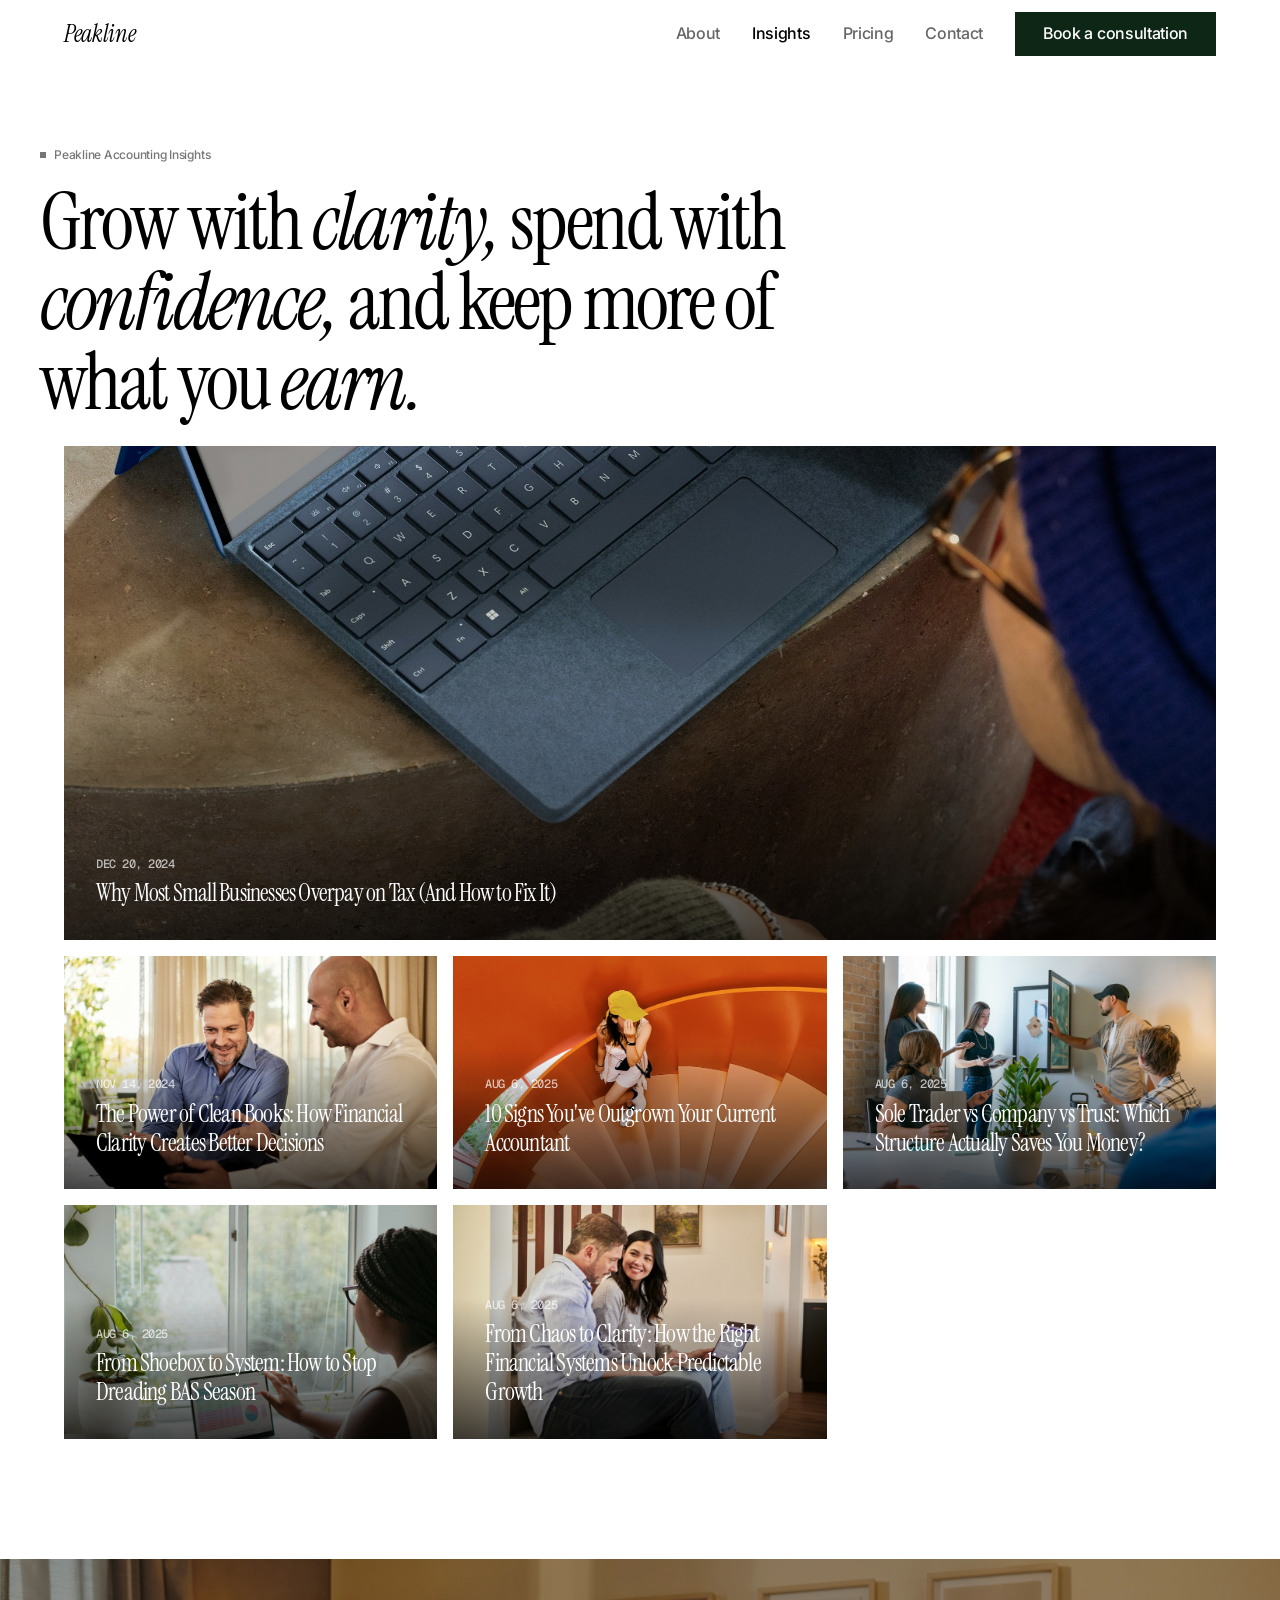
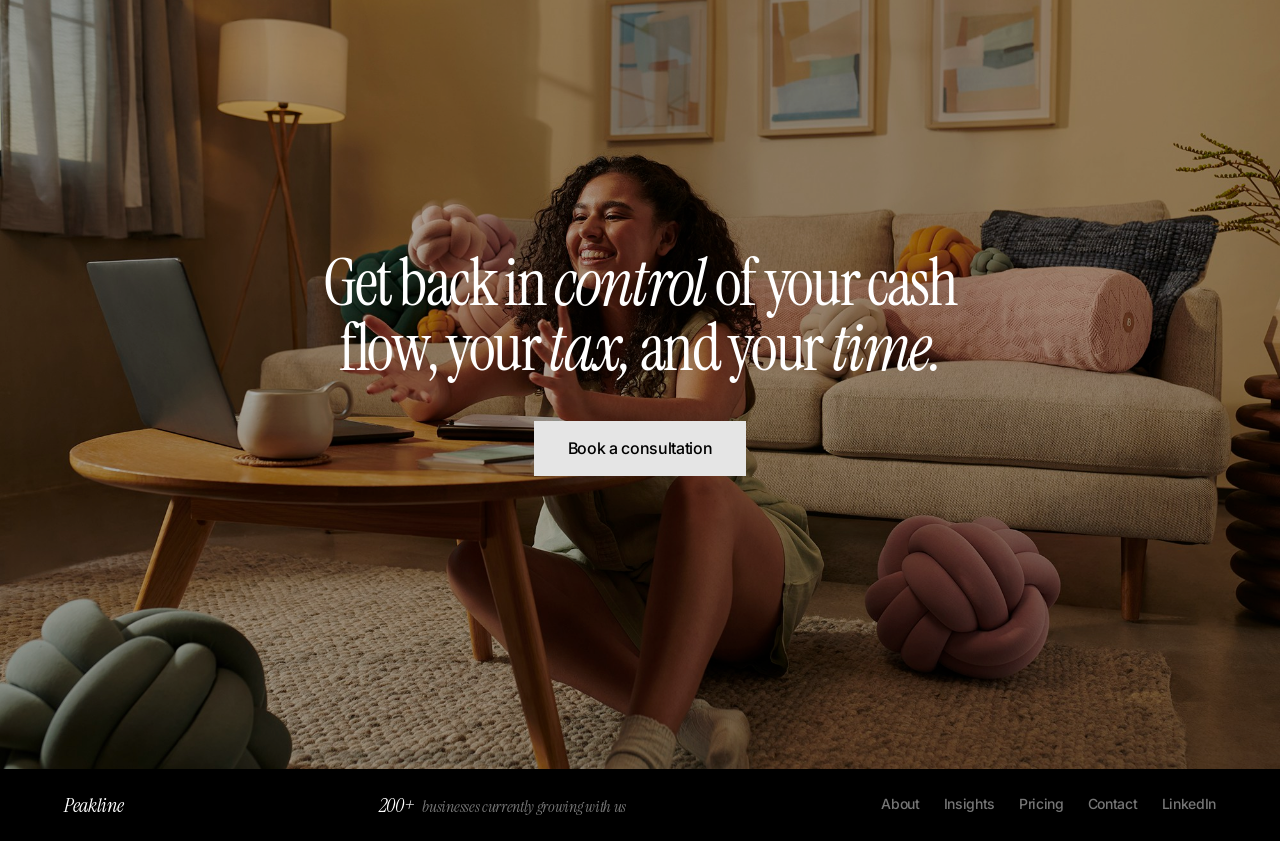
<file: insights.html>
<!DOCTYPE html>
<html lang="en">
<head>
  <meta charset="UTF-8">
  <meta name="viewport" content="width=device-width, initial-scale=1.0">
  <title>Insights - Peakline Accounting</title>
  <link rel="stylesheet" href="css/styles.css">
</head>
<body>

  <!-- Navigation -->
  <nav class="nav" id="nav">
    <div class="nav-inner">
      <a href="index.html" class="nav-logo">Peakline</a>
      <div class="nav-links">
        <a href="about.html">About</a>
        <a href="insights.html" class="active">Insights</a>
        <a href="pricing.html">Pricing</a>
        <a href="contact.html">Contact</a>
        <a href="#" class="nav-cta">Book a consultation</a>
      </div>
      <div class="nav-hamburger" id="hamburger">
        <span></span>
        <span></span>
        <span></span>
      </div>
    </div>
  </nav>
  <div class="nav-mobile" id="mobileMenu">
    <a href="about.html">About</a>
    <a href="insights.html">Insights</a>
    <a href="pricing.html">Pricing</a>
    <a href="contact.html">Contact</a>
    <a href="#" class="btn btn-primary">Book a consultation</a>
  </div>
  <div class="nav-spacer"></div>

  <!-- Hero -->
  <section class="hero container fade-in">
    <p class="eyebrow">Peakline Accounting Insights</p>
    <h1>Grow with <em>clarity,</em> spend with <em>confidence,</em> and keep more of what you <em>earn.</em></h1>
  </section>

  <!-- Article Grid -->
  <section class="container fade-in">
    <div class="article-grid">
      <a href="articles/article-1.html" class="article-card">
        <div class="article-card-bg"><img src="images/article-1.jpg" alt=""></div>
        <div class="article-card-content">
          <p class="date">Dec 20, 2024</p>
          <h3>Why Most Small Businesses Overpay on Tax (And How to Fix It)</h3>
        </div>
      </a>
      <a href="articles/article-2.html" class="article-card">
        <div class="article-card-bg"><img src="images/article-2.jpg" alt=""></div>
        <div class="article-card-content">
          <p class="date">Nov 14, 2024</p>
          <h3>The Power of Clean Books: How Financial Clarity Creates Better Decisions</h3>
        </div>
      </a>
      <a href="articles/article-3.html" class="article-card">
        <div class="article-card-bg"><img src="images/article-3.jpg" alt=""></div>
        <div class="article-card-content">
          <p class="date">Aug 6, 2025</p>
          <h3>10 Signs You've Outgrown Your Current Accountant</h3>
        </div>
      </a>
      <a href="articles/article-4.html" class="article-card">
        <div class="article-card-bg"><img src="images/article-4.jpg" alt=""></div>
        <div class="article-card-content">
          <p class="date">Aug 6, 2025</p>
          <h3>Sole Trader vs Company vs Trust: Which Structure Actually Saves You Money?</h3>
        </div>
      </a>
      <a href="articles/article-5.html" class="article-card">
        <div class="article-card-bg"><img src="images/article-5.jpg" alt=""></div>
        <div class="article-card-content">
          <p class="date">Aug 6, 2025</p>
          <h3>From Shoebox to System: How to Stop Dreading BAS Season</h3>
        </div>
      </a>
      <a href="articles/article-6.html" class="article-card">
        <div class="article-card-bg"><img src="images/article-6.jpg" alt=""></div>
        <div class="article-card-content">
          <p class="date">Aug 6, 2025</p>
          <h3>From Chaos to Clarity: How the Right Financial Systems Unlock Predictable Growth</h3>
        </div>
      </a>
    </div>
  </section>

  <!-- Footer CTA -->
  <section class="footer-cta fade-in">
    <div class="footer-cta-bg">
      <img src="images/footer-cta-bg.jpg" alt="">
    </div>
    <div class="container footer-cta-content">
      <h2>Get back in <em>control</em> of your cash flow, your <em>tax,</em> and your <em>time.</em></h2>
      <a href="#" class="btn btn-light">Book a consultation</a>
    </div>
  </section>

  <!-- Footer -->
  <footer class="footer">
    <div class="container footer-inner">
      <div class="footer-logo">Peakline</div>
      <div class="footer-stat">
        <div class="number">200+</div>
        <div class="label">businesses currently growing with us</div>
      </div>
      <div class="footer-links">
        <a href="about.html">About</a>
        <a href="insights.html">Insights</a>
        <a href="pricing.html">Pricing</a>
        <a href="contact.html">Contact</a>
        <a href="#">LinkedIn</a>
      </div>
    </div>
  </footer>

  <script src="js/main.js"></script>
</body>
</html>
</file>
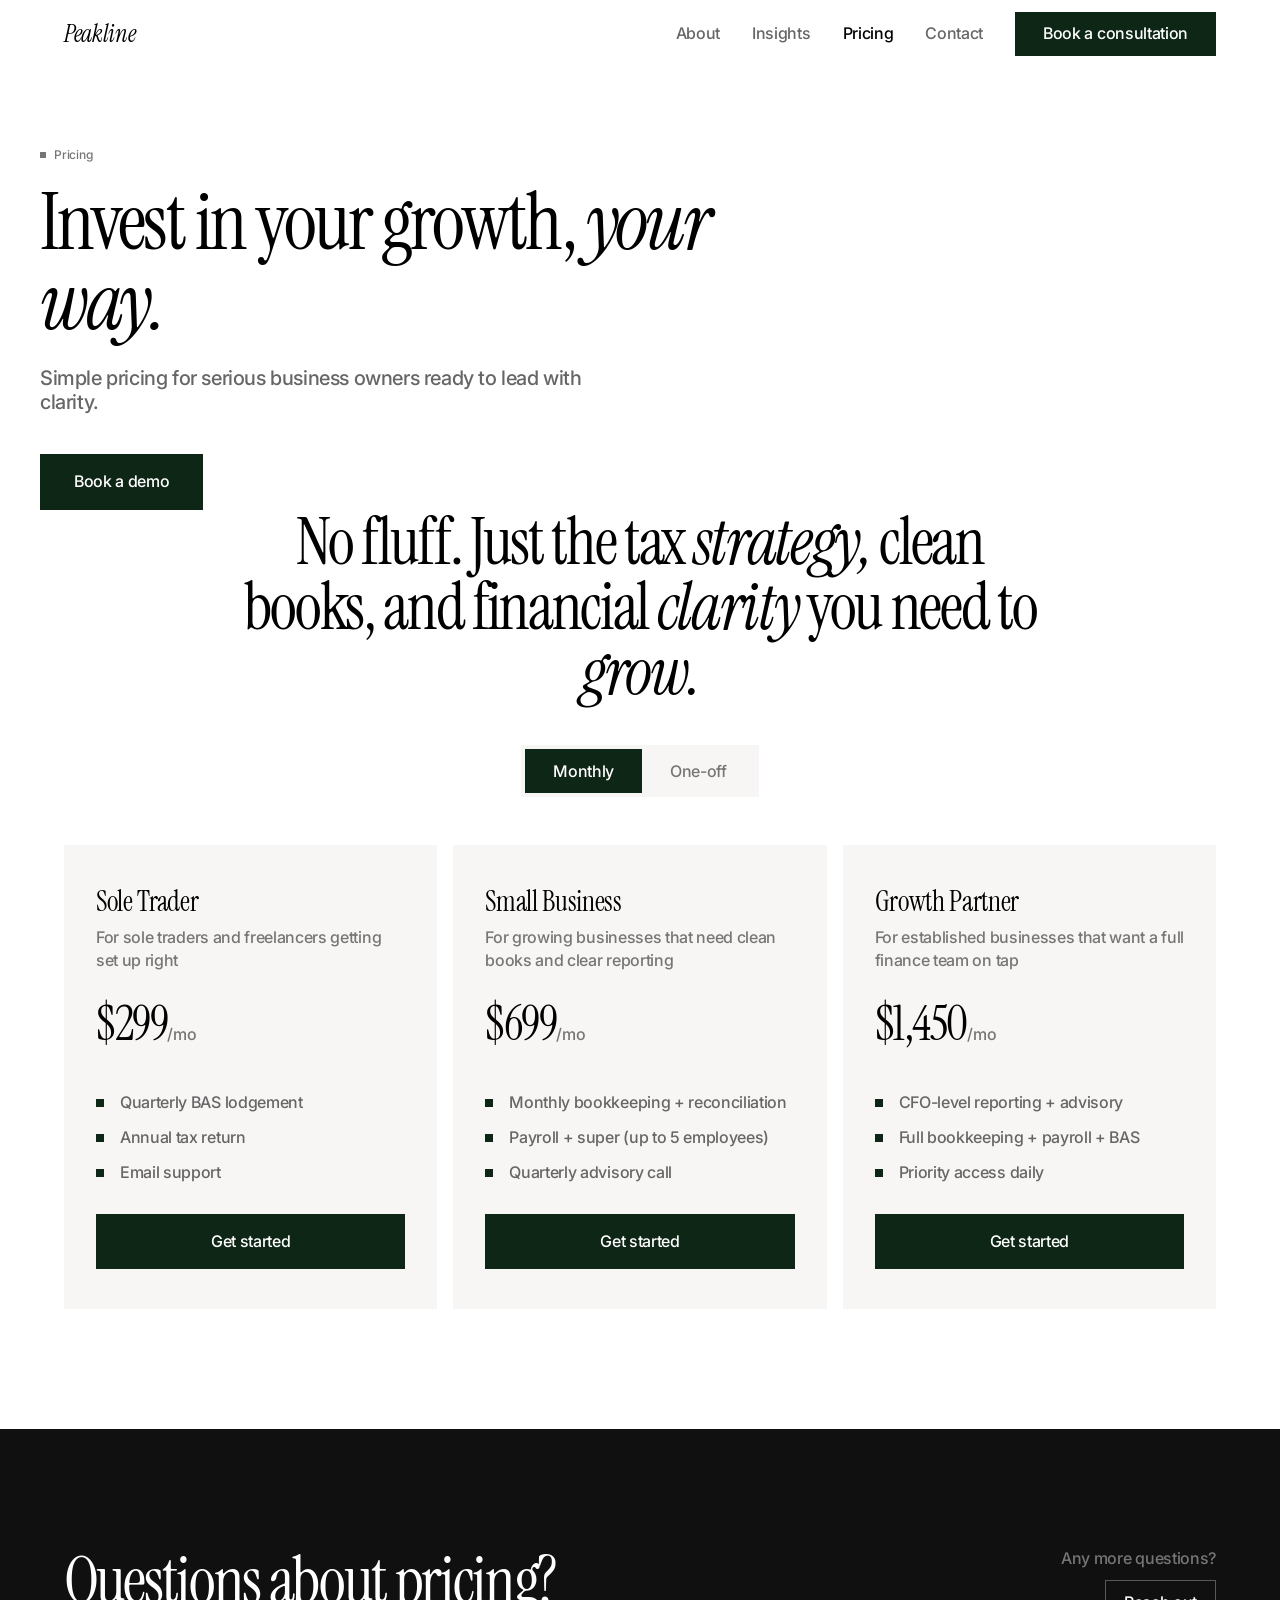
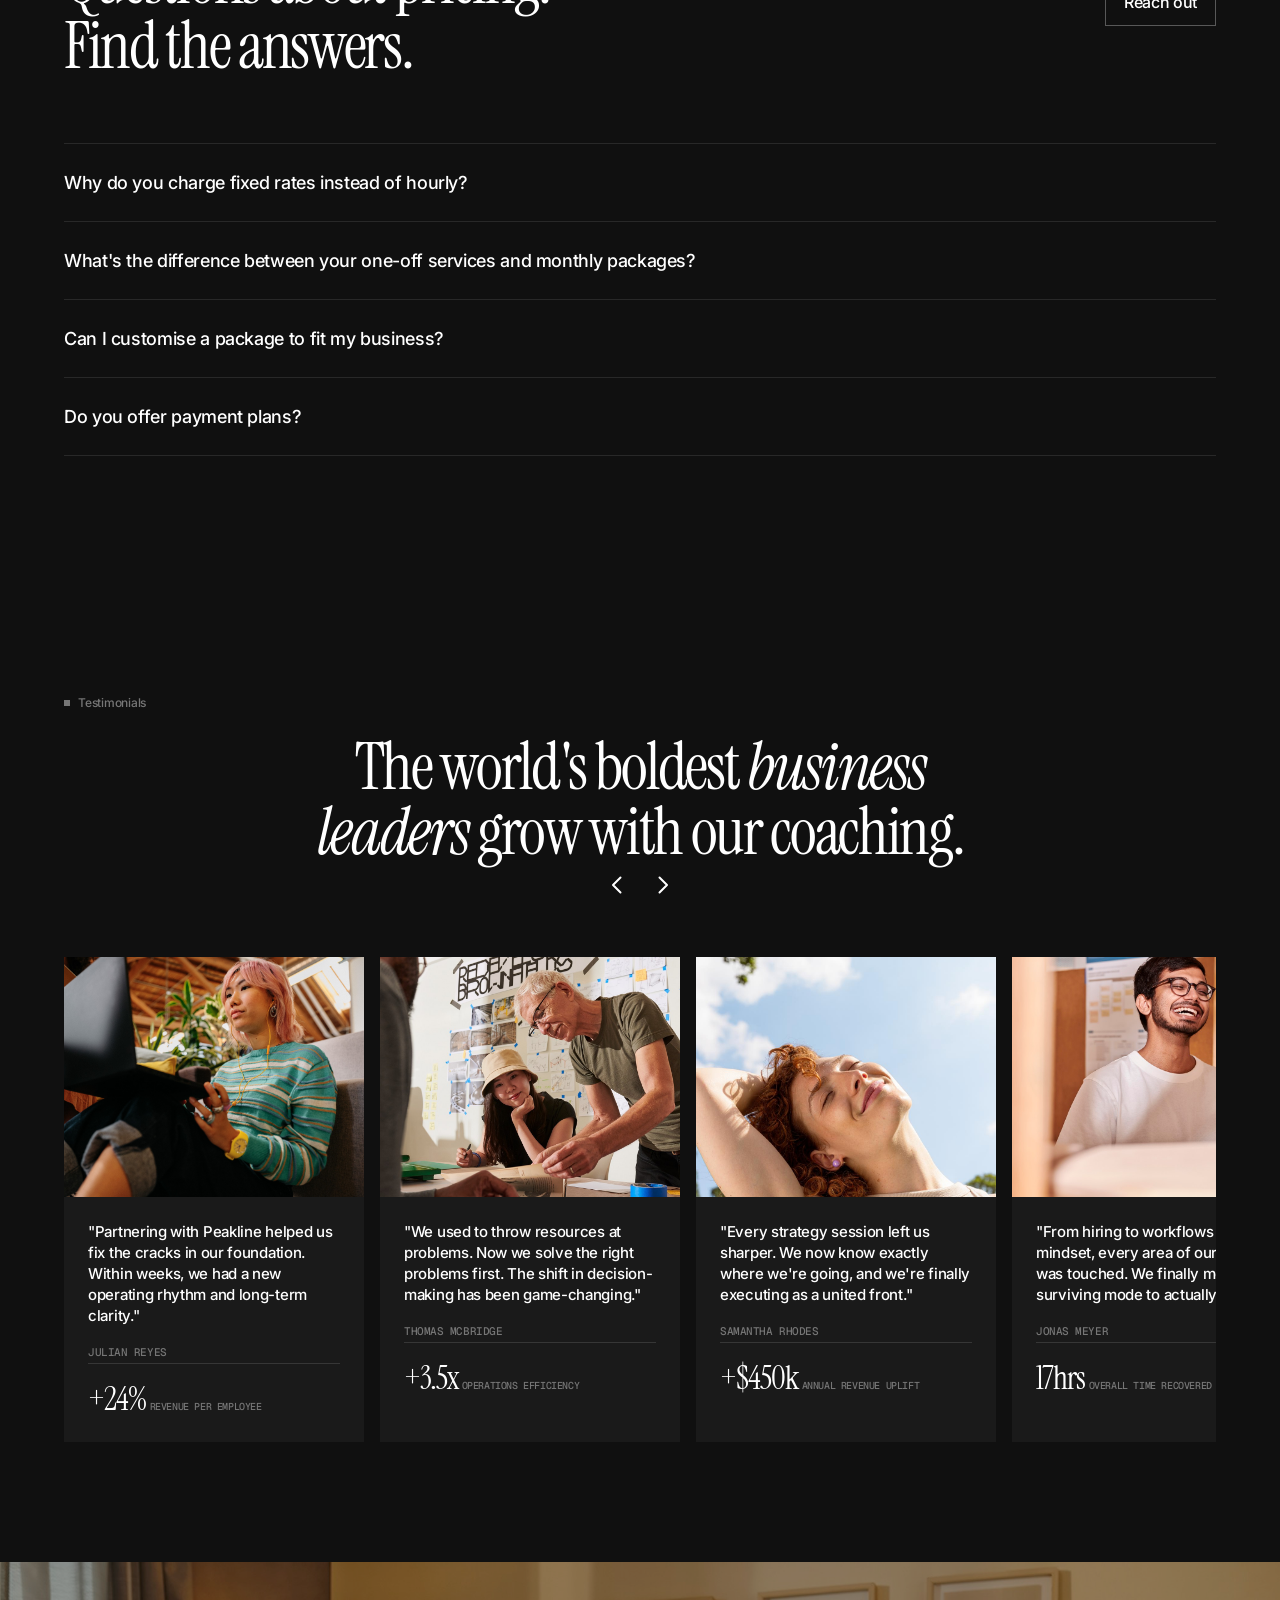
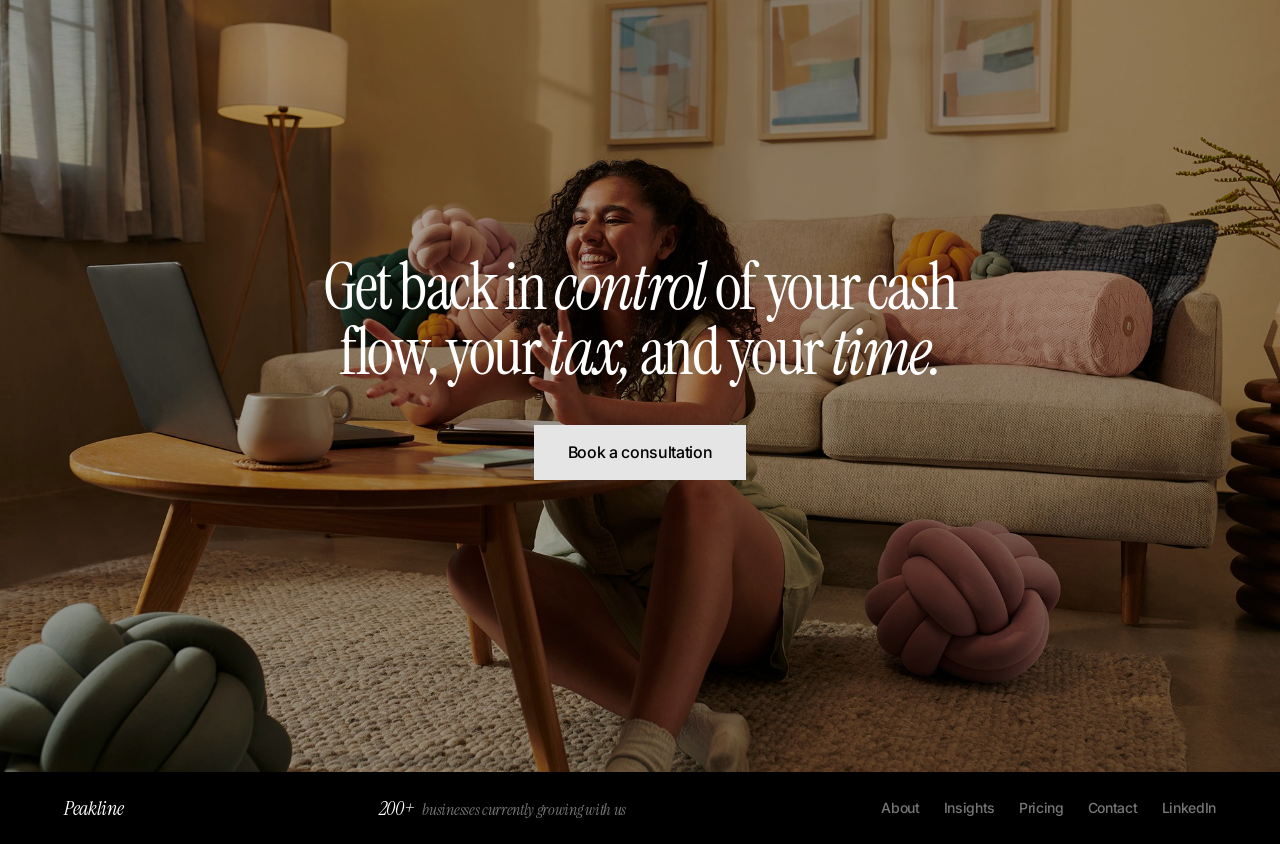
<file: pricing.html>
<!DOCTYPE html>
<html lang="en">
<head>
  <meta charset="UTF-8">
  <meta name="viewport" content="width=device-width, initial-scale=1.0">
  <title>Pricing - Peakline Accounting</title>
  <link rel="stylesheet" href="css/styles.css">
</head>
<body>

  <!-- Navigation -->
  <nav class="nav" id="nav">
    <div class="nav-inner">
      <a href="index.html" class="nav-logo">Peakline</a>
      <div class="nav-links">
        <a href="about.html">About</a>
        <a href="insights.html">Insights</a>
        <a href="pricing.html" class="active">Pricing</a>
        <a href="contact.html">Contact</a>
        <a href="#" class="nav-cta">Book a consultation</a>
      </div>
      <div class="nav-hamburger" id="hamburger">
        <span></span>
        <span></span>
        <span></span>
      </div>
    </div>
  </nav>
  <div class="nav-mobile" id="mobileMenu">
    <a href="about.html">About</a>
    <a href="insights.html">Insights</a>
    <a href="pricing.html">Pricing</a>
    <a href="contact.html">Contact</a>
    <a href="#" class="btn btn-primary">Book a consultation</a>
  </div>
  <div class="nav-spacer"></div>

  <!-- Hero -->
  <section class="hero container fade-in">
    <p class="eyebrow">Pricing</p>
    <h1>Invest in your growth, <em>your way.</em></h1>
    <p class="subtitle">Simple pricing for serious business owners ready to lead with clarity.</p>
    <a href="#" class="btn btn-primary">Book a demo</a>
  </section>

  <!-- Pricing Section -->
  <section class="container fade-in" style="padding-bottom: 120px;">
    <h2 style="text-align: center; max-width: 800px; margin: 0 auto;">No fluff. Just the tax <em>strategy,</em> clean books, and financial <em>clarity</em> you need to <em>grow.</em></h2>

    <div class="pricing-toggle" id="pricingToggle">
      <button class="active" data-plan="monthly">Monthly</button>
      <button data-plan="oneoff">One-off</button>
    </div>

    <!-- Monthly Cards -->
    <div class="pricing-cards" id="monthlyCards">
      <div class="pricing-card">
        <div class="card-title">Sole Trader</div>
        <div class="card-subtitle">For sole traders and freelancers getting set up right</div>
        <div class="card-price">$299<span>/mo</span></div>
        <ul class="card-features">
          <li>Quarterly BAS lodgement</li>
          <li>Annual tax return</li>
          <li>Email support</li>
        </ul>
        <a href="#" class="btn btn-primary">Get started</a>
      </div>
      <div class="pricing-card">
        <div class="card-title">Small Business</div>
        <div class="card-subtitle">For growing businesses that need clean books and clear reporting</div>
        <div class="card-price">$699<span>/mo</span></div>
        <ul class="card-features">
          <li>Monthly bookkeeping + reconciliation</li>
          <li>Payroll + super (up to 5 employees)</li>
          <li>Quarterly advisory call</li>
        </ul>
        <a href="#" class="btn btn-primary">Get started</a>
      </div>
      <div class="pricing-card">
        <div class="card-title">Growth Partner</div>
        <div class="card-subtitle">For established businesses that want a full finance team on tap</div>
        <div class="card-price">$1,450<span>/mo</span></div>
        <ul class="card-features">
          <li>CFO-level reporting + advisory</li>
          <li>Full bookkeeping + payroll + BAS</li>
          <li>Priority access daily</li>
        </ul>
        <a href="#" class="btn btn-primary">Get started</a>
      </div>
    </div>

    <!-- One-off Cards -->
    <div class="pricing-cards" id="oneoffCards" style="display: none;">
      <div class="pricing-card">
        <div class="card-title">Financial Health Check</div>
        <div class="card-subtitle">A one-time deep dive into your books and tax position</div>
        <div class="card-price">$1,200<span>/once</span></div>
        <ul class="card-features">
          <li>Full business audit</li>
          <li>90-min kickoff call</li>
          <li>Strategy doc + roadmap</li>
        </ul>
        <a href="#" class="btn btn-primary">Get started</a>
      </div>
      <div class="pricing-card">
        <div class="card-title">Business Setup</div>
        <div class="card-subtitle">For new businesses getting their foundations right</div>
        <div class="card-price">$1,600<span>/once</span></div>
        <ul class="card-features">
          <li>Structure + registration advice</li>
          <li>Xero + automation setup</li>
          <li>Implementation roadmap</li>
        </ul>
        <a href="#" class="btn btn-primary">Get started</a>
      </div>
      <div class="pricing-card">
        <div class="card-title">Books Clean-up</div>
        <div class="card-subtitle">For businesses with messy or outdated records</div>
        <div class="card-price">$2,800<span>/once</span></div>
        <ul class="card-features">
          <li>Full reconciliation + categorisation</li>
          <li>BAS catch-up (if needed)</li>
          <li>Clean handoff to ongoing bookkeeper</li>
        </ul>
        <a href="#" class="btn btn-primary">Get started</a>
      </div>
    </div>
  </section>

  <!-- Pricing FAQ -->
  <section class="section-dark faq fade-in">
    <div class="container">
      <div class="faq-header">
        <h2>Questions about pricing? Find the answers.</h2>
        <div class="faq-header-right">
          <p>Any more questions?</p>
          <a href="contact.html" class="btn btn-outline">Reach out</a>
        </div>
      </div>
      <div class="faq-list">
        <div class="faq-item">
          <button class="faq-question">Why do you charge fixed rates instead of hourly?<span class="faq-icon"></span></button>
          <div class="faq-answer"><div class="faq-answer-inner">We believe in delivering outcomes, not tracking time. Fixed pricing keeps the focus on results, not the clock, and gives you clarity on investment from day one.</div></div>
        </div>
        <div class="faq-item">
          <button class="faq-question">What's the difference between your one-off services and monthly packages?<span class="faq-icon"></span></button>
          <div class="faq-answer"><div class="faq-answer-inner">One-off services solve a specific problem fast. A financial health check, a business setup, or a books clean-up. Monthly packages give you ongoing bookkeeping, tax strategy, and advisory so your finances stay clean and optimised year-round. Most clients start with a one-off and move into a monthly package once they see the value.</div></div>
        </div>
        <div class="faq-item">
          <button class="faq-question">Can I customise a package to fit my business?<span class="faq-icon"></span></button>
          <div class="faq-answer"><div class="faq-answer-inner">Every business is different. During our free consultation, we'll look at your revenue, your structure, and your current setup, then recommend the right combination of services. If a standard package doesn't quite fit, we'll tailor it.</div></div>
        </div>
        <div class="faq-item">
          <button class="faq-question">Do you offer payment plans?<span class="faq-icon"></span></button>
          <div class="faq-answer"><div class="faq-answer-inner">Yes. For one-off services above $1,000, we offer two or three-part payment plans. Just let us know during onboarding and we'll set it up.</div></div>
        </div>
      </div>
    </div>
  </section>

  <!-- Testimonials -->
  <section class="section-dark testimonials fade-in">
    <div class="container">
      <p class="eyebrow">Testimonials</p>
      <div class="testimonials-header">
        <h2>The world's boldest <em>business leaders</em> grow with our coaching.</h2>
        <div class="testimonial-nav">
          <button class="prev-btn" aria-label="Previous"><img src="images/arrow-left.svg" alt="Previous"></button>
          <button class="next-btn" aria-label="Next"><img src="images/arrow-right.svg" alt="Next"></button>
        </div>
      </div>
      <div class="testimonials-track-wrapper">
        <div class="testimonials-track">
          <div class="testimonial-card">
            <div class="testimonial-card-image"><img src="images/testimonial-1.jpg" alt="Julian Reyes"></div>
            <div class="testimonial-card-content">
              <p class="quote">"Partnering with Peakline helped us fix the cracks in our foundation. Within weeks, we had a new operating rhythm and long-term clarity."</p>
              <p class="name">Julian Reyes</p>
              <div class="testimonial-metric">
                <span class="metric-value">+24%</span>
                <span class="metric-label">Revenue per employee</span>
              </div>
            </div>
          </div>
          <div class="testimonial-card">
            <div class="testimonial-card-image"><img src="images/testimonial-2.jpg" alt="Thomas Mcbridge"></div>
            <div class="testimonial-card-content">
              <p class="quote">"We used to throw resources at problems. Now we solve the right problems first. The shift in decision-making has been game-changing."</p>
              <p class="name">Thomas Mcbridge</p>
              <div class="testimonial-metric">
                <span class="metric-value">+3.5x</span>
                <span class="metric-label">Operations efficiency</span>
              </div>
            </div>
          </div>
          <div class="testimonial-card">
            <div class="testimonial-card-image"><img src="images/testimonial-3.jpg" alt="Samantha Rhodes"></div>
            <div class="testimonial-card-content">
              <p class="quote">"Every strategy session left us sharper. We now know exactly where we're going, and we're finally executing as a united front."</p>
              <p class="name">Samantha Rhodes</p>
              <div class="testimonial-metric">
                <span class="metric-value">+$450k</span>
                <span class="metric-label">Annual revenue uplift</span>
              </div>
            </div>
          </div>
          <div class="testimonial-card">
            <div class="testimonial-card-image"><img src="images/testimonial-4.jpg" alt="Jonas Meyer"></div>
            <div class="testimonial-card-content">
              <p class="quote">"From hiring to workflows to mindset, every area of our business was touched. We finally moved from surviving mode to actually scaling."</p>
              <p class="name">Jonas Meyer</p>
              <div class="testimonial-metric">
                <span class="metric-value">17hrs</span>
                <span class="metric-label">Overall time recovered weekly</span>
              </div>
            </div>
          </div>
        </div>
      </div>
    </div>
  </section>

  <!-- Footer CTA -->
  <section class="footer-cta fade-in">
    <div class="footer-cta-bg">
      <img src="images/footer-cta-bg.jpg" alt="">
    </div>
    <div class="container footer-cta-content">
      <h2>Get back in <em>control</em> of your cash flow, your <em>tax,</em> and your <em>time.</em></h2>
      <a href="#" class="btn btn-light">Book a consultation</a>
    </div>
  </section>

  <!-- Footer -->
  <footer class="footer">
    <div class="container footer-inner">
      <div class="footer-logo">Peakline</div>
      <div class="footer-stat">
        <div class="number">200+</div>
        <div class="label">businesses currently growing with us</div>
      </div>
      <div class="footer-links">
        <a href="about.html">About</a>
        <a href="insights.html">Insights</a>
        <a href="pricing.html">Pricing</a>
        <a href="contact.html">Contact</a>
        <a href="#">LinkedIn</a>
      </div>
    </div>
  </footer>

  <script src="js/main.js"></script>
</body>
</html>
</file>
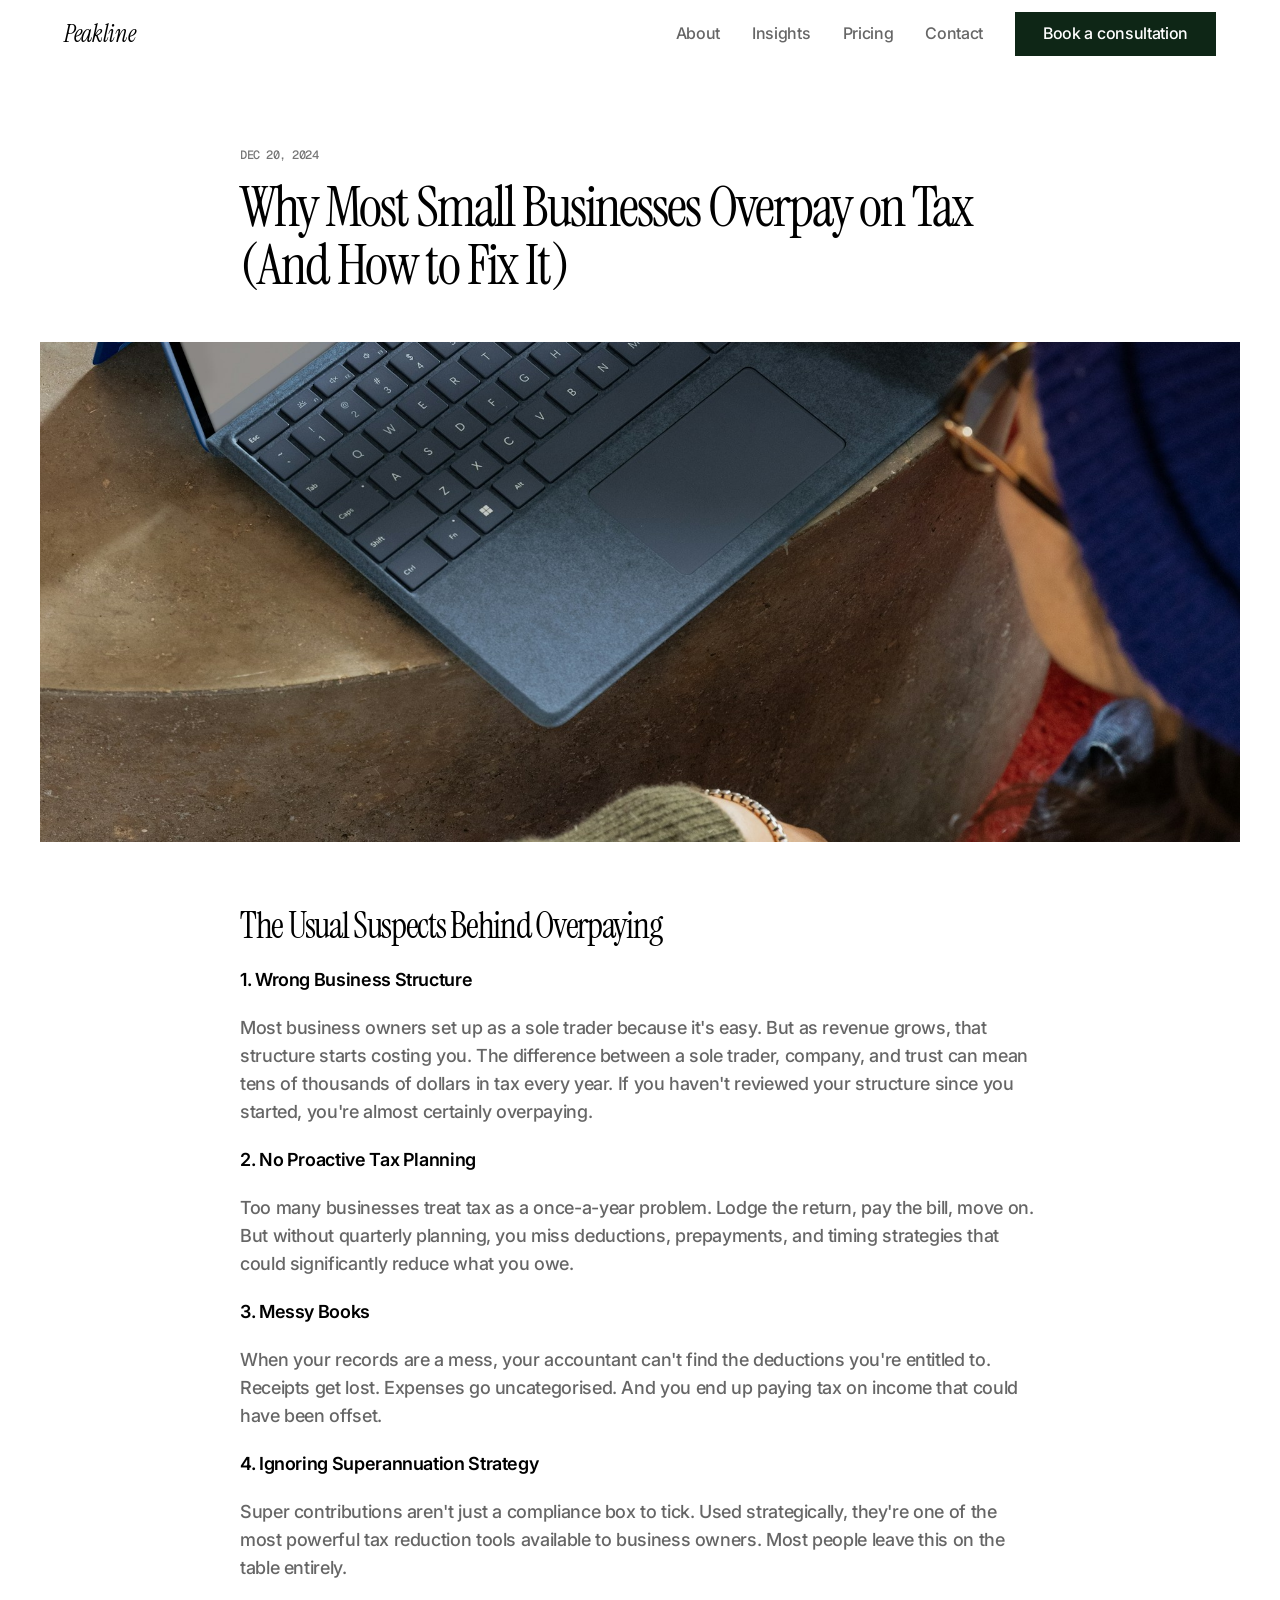
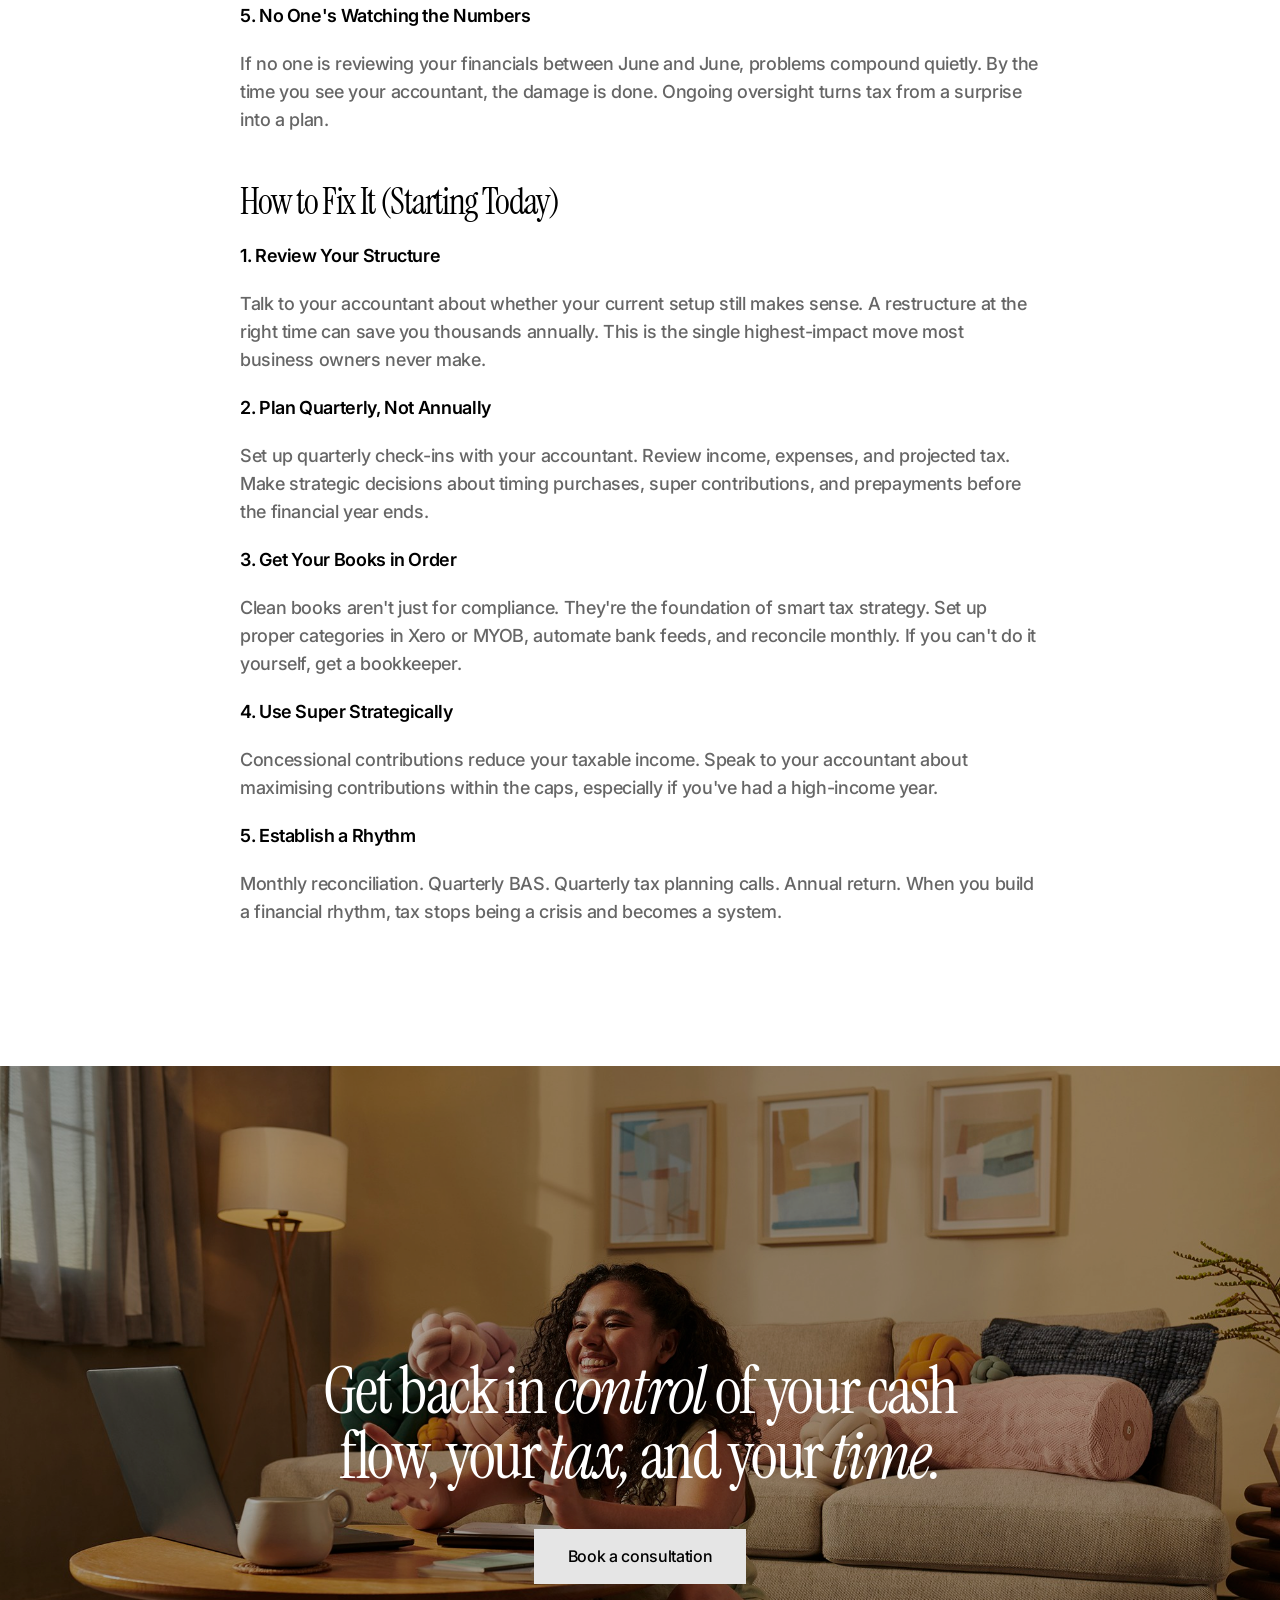
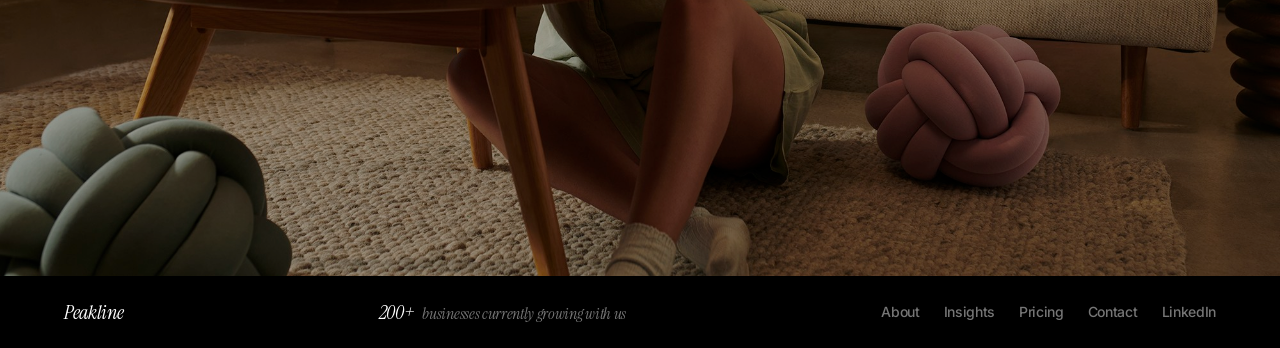
<file: articles/article-1.html>
<!DOCTYPE html>
<html lang="en">
<head>
  <meta charset="UTF-8">
  <meta name="viewport" content="width=device-width, initial-scale=1.0">
  <title>Why Most Small Businesses Overpay on Tax - Peakline Accounting</title>
  <link rel="stylesheet" href="../css/styles.css">
</head>
<body>

  <!-- Navigation -->
  <nav class="nav" id="nav">
    <div class="nav-inner">
      <a href="../index.html" class="nav-logo">Peakline</a>
      <div class="nav-links">
        <a href="../about.html">About</a>
        <a href="../insights.html">Insights</a>
        <a href="../pricing.html">Pricing</a>
        <a href="../contact.html">Contact</a>
        <a href="#" class="nav-cta">Book a consultation</a>
      </div>
      <div class="nav-hamburger" id="hamburger">
        <span></span>
        <span></span>
        <span></span>
      </div>
    </div>
  </nav>
  <div class="nav-mobile" id="mobileMenu">
    <a href="../about.html">About</a>
    <a href="../insights.html">Insights</a>
    <a href="../pricing.html">Pricing</a>
    <a href="../contact.html">Contact</a>
    <a href="#" class="btn btn-primary">Book a consultation</a>
  </div>
  <div class="nav-spacer"></div>

  <!-- Article -->
  <article class="article-page container fade-in">
    <div class="article-header">
      <p class="date font-mono" style="text-transform: uppercase; font-size: 12px; letter-spacing: -0.48px; color: #767676; margin-bottom: 16px;">Dec 20, 2024</p>
      <h1>Why Most Small Businesses Overpay on Tax (And How to Fix It)</h1>
    </div>
    <div class="article-hero-image">
      <img src="../images/article-1.jpg" alt="Why Most Small Businesses Overpay on Tax">
    </div>
    <div class="article-body">
      <h2>The Usual Suspects Behind Overpaying</h2>

      <p><strong>1. Wrong Business Structure</strong></p>
      <p>Most business owners set up as a sole trader because it's easy. But as revenue grows, that structure starts costing you. The difference between a sole trader, company, and trust can mean tens of thousands of dollars in tax every year. If you haven't reviewed your structure since you started, you're almost certainly overpaying.</p>

      <p><strong>2. No Proactive Tax Planning</strong></p>
      <p>Too many businesses treat tax as a once-a-year problem. Lodge the return, pay the bill, move on. But without quarterly planning, you miss deductions, prepayments, and timing strategies that could significantly reduce what you owe.</p>

      <p><strong>3. Messy Books</strong></p>
      <p>When your records are a mess, your accountant can't find the deductions you're entitled to. Receipts get lost. Expenses go uncategorised. And you end up paying tax on income that could have been offset.</p>

      <p><strong>4. Ignoring Superannuation Strategy</strong></p>
      <p>Super contributions aren't just a compliance box to tick. Used strategically, they're one of the most powerful tax reduction tools available to business owners. Most people leave this on the table entirely.</p>

      <p><strong>5. No One's Watching the Numbers</strong></p>
      <p>If no one is reviewing your financials between June and June, problems compound quietly. By the time you see your accountant, the damage is done. Ongoing oversight turns tax from a surprise into a plan.</p>

      <h2>How to Fix It (Starting Today)</h2>

      <p><strong>1. Review Your Structure</strong></p>
      <p>Talk to your accountant about whether your current setup still makes sense. A restructure at the right time can save you thousands annually. This is the single highest-impact move most business owners never make.</p>

      <p><strong>2. Plan Quarterly, Not Annually</strong></p>
      <p>Set up quarterly check-ins with your accountant. Review income, expenses, and projected tax. Make strategic decisions about timing purchases, super contributions, and prepayments before the financial year ends.</p>

      <p><strong>3. Get Your Books in Order</strong></p>
      <p>Clean books aren't just for compliance. They're the foundation of smart tax strategy. Set up proper categories in Xero or MYOB, automate bank feeds, and reconcile monthly. If you can't do it yourself, get a bookkeeper.</p>

      <p><strong>4. Use Super Strategically</strong></p>
      <p>Concessional contributions reduce your taxable income. Speak to your accountant about maximising contributions within the caps, especially if you've had a high-income year.</p>

      <p><strong>5. Establish a Rhythm</strong></p>
      <p>Monthly reconciliation. Quarterly BAS. Quarterly tax planning calls. Annual return. When you build a financial rhythm, tax stops being a crisis and becomes a system.</p>
    </div>
  </article>

  <!-- Footer CTA -->
  <section class="footer-cta fade-in">
    <div class="footer-cta-bg">
      <img src="../images/footer-cta-bg.jpg" alt="">
    </div>
    <div class="container footer-cta-content">
      <h2>Get back in <em>control</em> of your cash flow, your <em>tax,</em> and your <em>time.</em></h2>
      <a href="#" class="btn btn-light">Book a consultation</a>
    </div>
  </section>

  <!-- Footer -->
  <footer class="footer">
    <div class="container footer-inner">
      <div class="footer-logo">Peakline</div>
      <div class="footer-stat">
        <div class="number">200+</div>
        <div class="label">businesses currently growing with us</div>
      </div>
      <div class="footer-links">
        <a href="../about.html">About</a>
        <a href="../insights.html">Insights</a>
        <a href="../pricing.html">Pricing</a>
        <a href="../contact.html">Contact</a>
        <a href="#">LinkedIn</a>
      </div>
    </div>
  </footer>

  <script src="../js/main.js"></script>
</body>
</html>
</file>
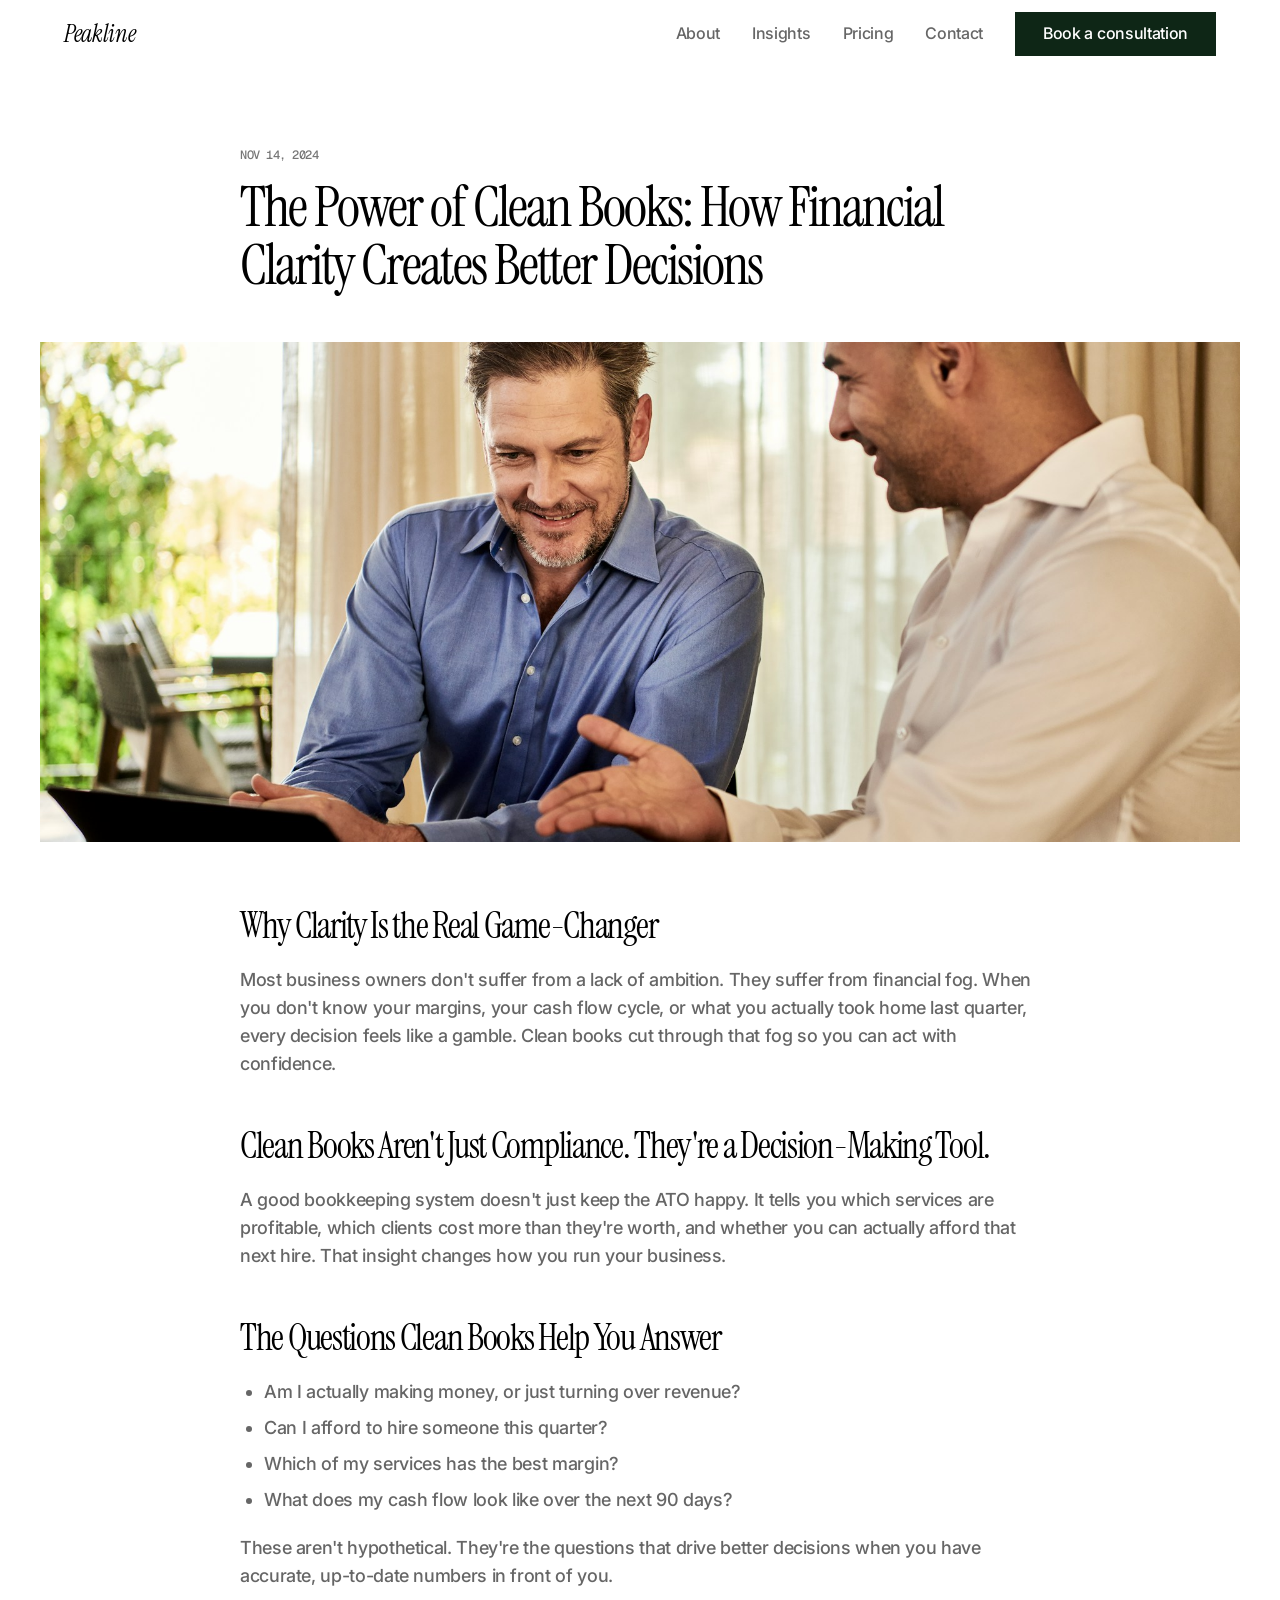
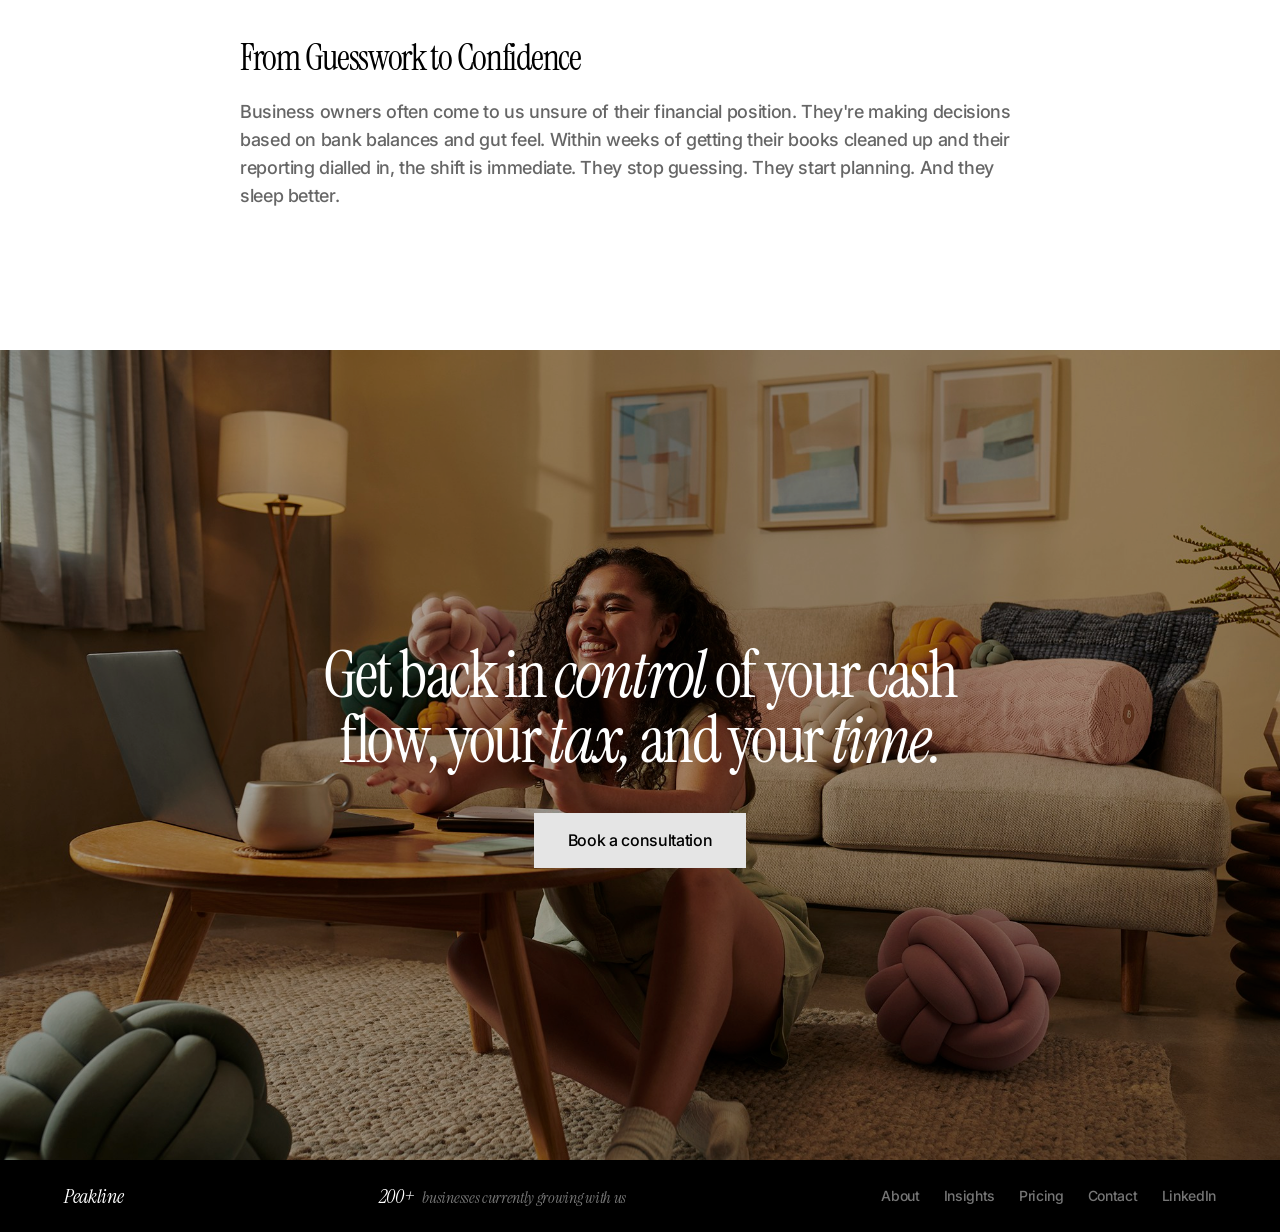
<file: articles/article-2.html>
<!DOCTYPE html>
<html lang="en">
<head>
  <meta charset="UTF-8">
  <meta name="viewport" content="width=device-width, initial-scale=1.0">
  <title>The Power of Clean Books - Peakline Accounting</title>
  <link rel="stylesheet" href="../css/styles.css">
</head>
<body>

  <!-- Navigation -->
  <nav class="nav" id="nav">
    <div class="nav-inner">
      <a href="../index.html" class="nav-logo">Peakline</a>
      <div class="nav-links">
        <a href="../about.html">About</a>
        <a href="../insights.html">Insights</a>
        <a href="../pricing.html">Pricing</a>
        <a href="../contact.html">Contact</a>
        <a href="#" class="nav-cta">Book a consultation</a>
      </div>
      <div class="nav-hamburger" id="hamburger">
        <span></span>
        <span></span>
        <span></span>
      </div>
    </div>
  </nav>
  <div class="nav-mobile" id="mobileMenu">
    <a href="../about.html">About</a>
    <a href="../insights.html">Insights</a>
    <a href="../pricing.html">Pricing</a>
    <a href="../contact.html">Contact</a>
    <a href="#" class="btn btn-primary">Book a consultation</a>
  </div>
  <div class="nav-spacer"></div>

  <!-- Article -->
  <article class="article-page container fade-in">
    <div class="article-header">
      <p class="date font-mono" style="text-transform: uppercase; font-size: 12px; letter-spacing: -0.48px; color: #767676; margin-bottom: 16px;">Nov 14, 2024</p>
      <h1>The Power of Clean Books: How Financial Clarity Creates Better Decisions</h1>
    </div>
    <div class="article-hero-image">
      <img src="../images/article-2.jpg" alt="The Power of Clean Books">
    </div>
    <div class="article-body">
      <h2>Why Clarity Is the Real Game-Changer</h2>
      <p>Most business owners don't suffer from a lack of ambition. They suffer from financial fog. When you don't know your margins, your cash flow cycle, or what you actually took home last quarter, every decision feels like a gamble. Clean books cut through that fog so you can act with confidence.</p>

      <h2>Clean Books Aren't Just Compliance. They're a Decision-Making Tool.</h2>
      <p>A good bookkeeping system doesn't just keep the ATO happy. It tells you which services are profitable, which clients cost more than they're worth, and whether you can actually afford that next hire. That insight changes how you run your business.</p>

      <h2>The Questions Clean Books Help You Answer</h2>
      <ul>
        <li>Am I actually making money, or just turning over revenue?</li>
        <li>Can I afford to hire someone this quarter?</li>
        <li>Which of my services has the best margin?</li>
        <li>What does my cash flow look like over the next 90 days?</li>
      </ul>
      <p>These aren't hypothetical. They're the questions that drive better decisions when you have accurate, up-to-date numbers in front of you.</p>

      <h2>From Guesswork to Confidence</h2>
      <p>Business owners often come to us unsure of their financial position. They're making decisions based on bank balances and gut feel. Within weeks of getting their books cleaned up and their reporting dialled in, the shift is immediate. They stop guessing. They start planning. And they sleep better.</p>
    </div>
  </article>

  <!-- Footer CTA -->
  <section class="footer-cta fade-in">
    <div class="footer-cta-bg">
      <img src="../images/footer-cta-bg.jpg" alt="">
    </div>
    <div class="container footer-cta-content">
      <h2>Get back in <em>control</em> of your cash flow, your <em>tax,</em> and your <em>time.</em></h2>
      <a href="#" class="btn btn-light">Book a consultation</a>
    </div>
  </section>

  <!-- Footer -->
  <footer class="footer">
    <div class="container footer-inner">
      <div class="footer-logo">Peakline</div>
      <div class="footer-stat">
        <div class="number">200+</div>
        <div class="label">businesses currently growing with us</div>
      </div>
      <div class="footer-links">
        <a href="../about.html">About</a>
        <a href="../insights.html">Insights</a>
        <a href="../pricing.html">Pricing</a>
        <a href="../contact.html">Contact</a>
        <a href="#">LinkedIn</a>
      </div>
    </div>
  </footer>

  <script src="../js/main.js"></script>
</body>
</html>
</file>
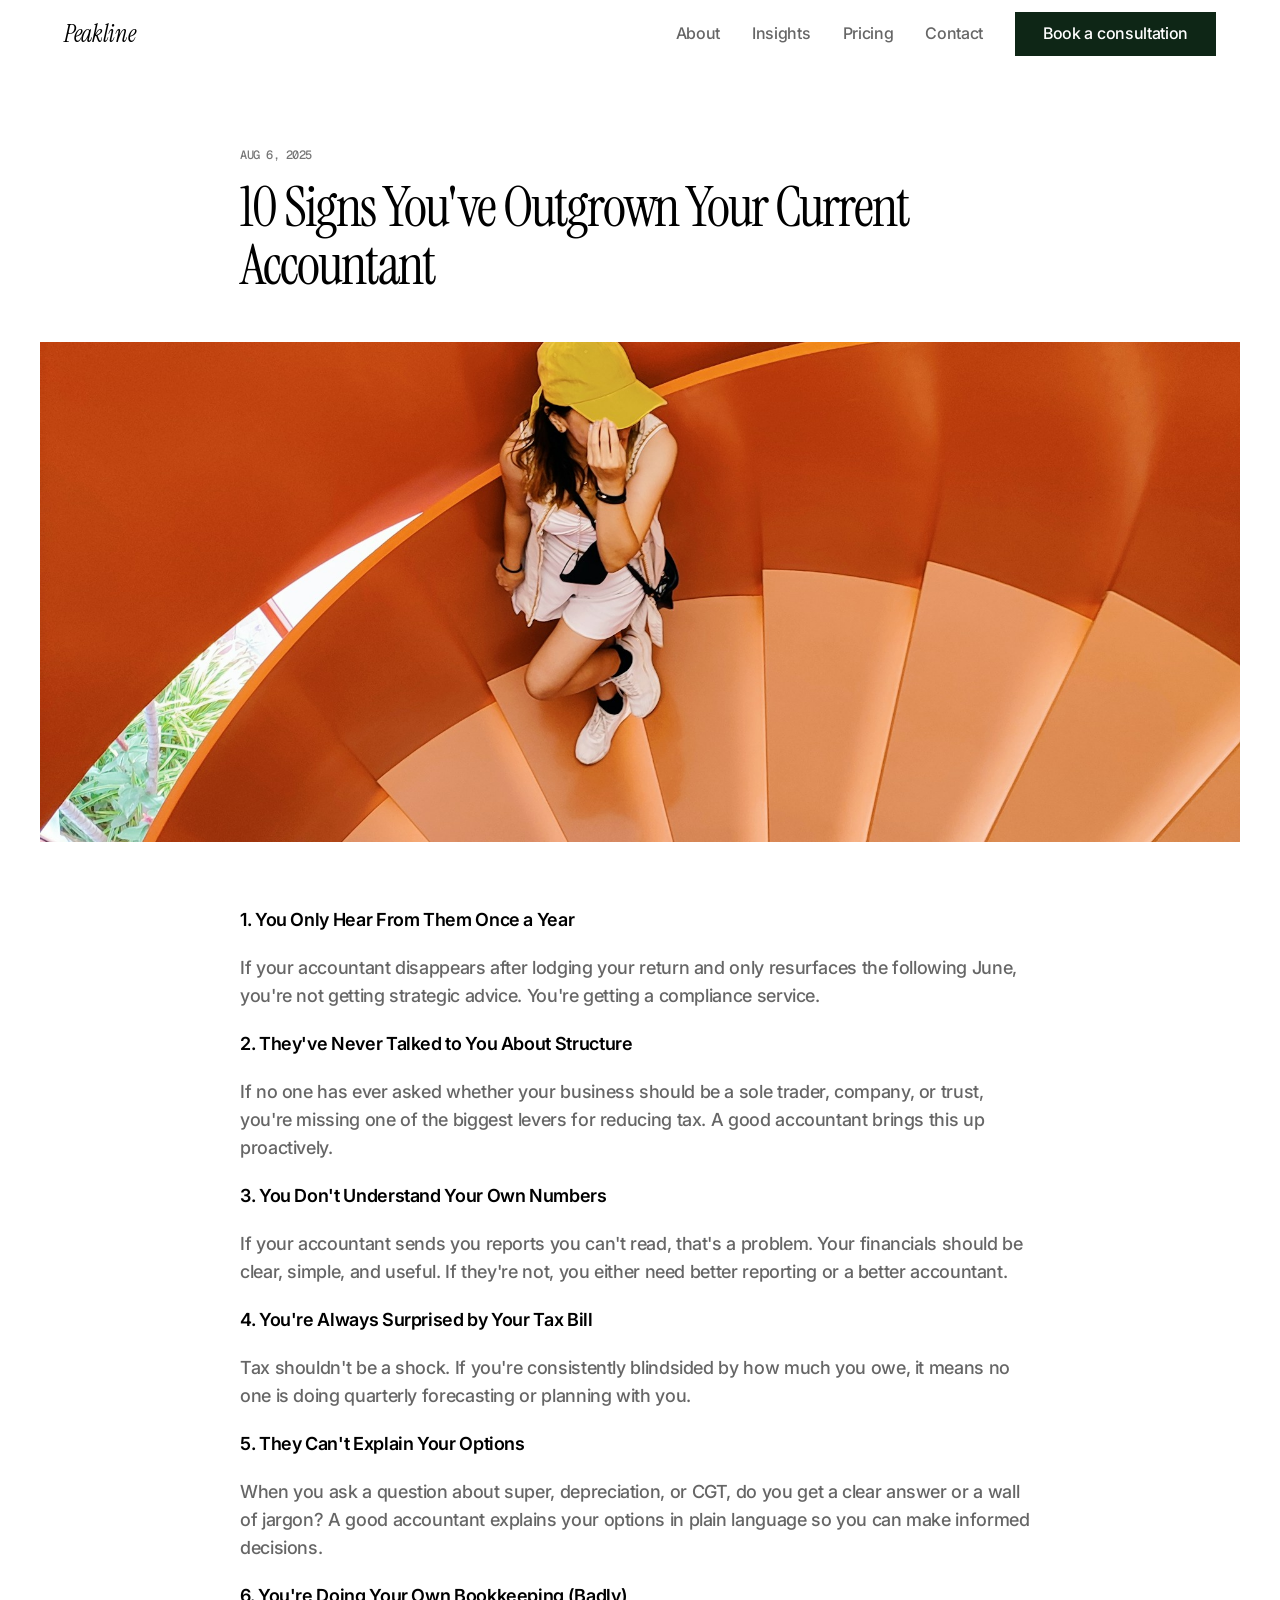
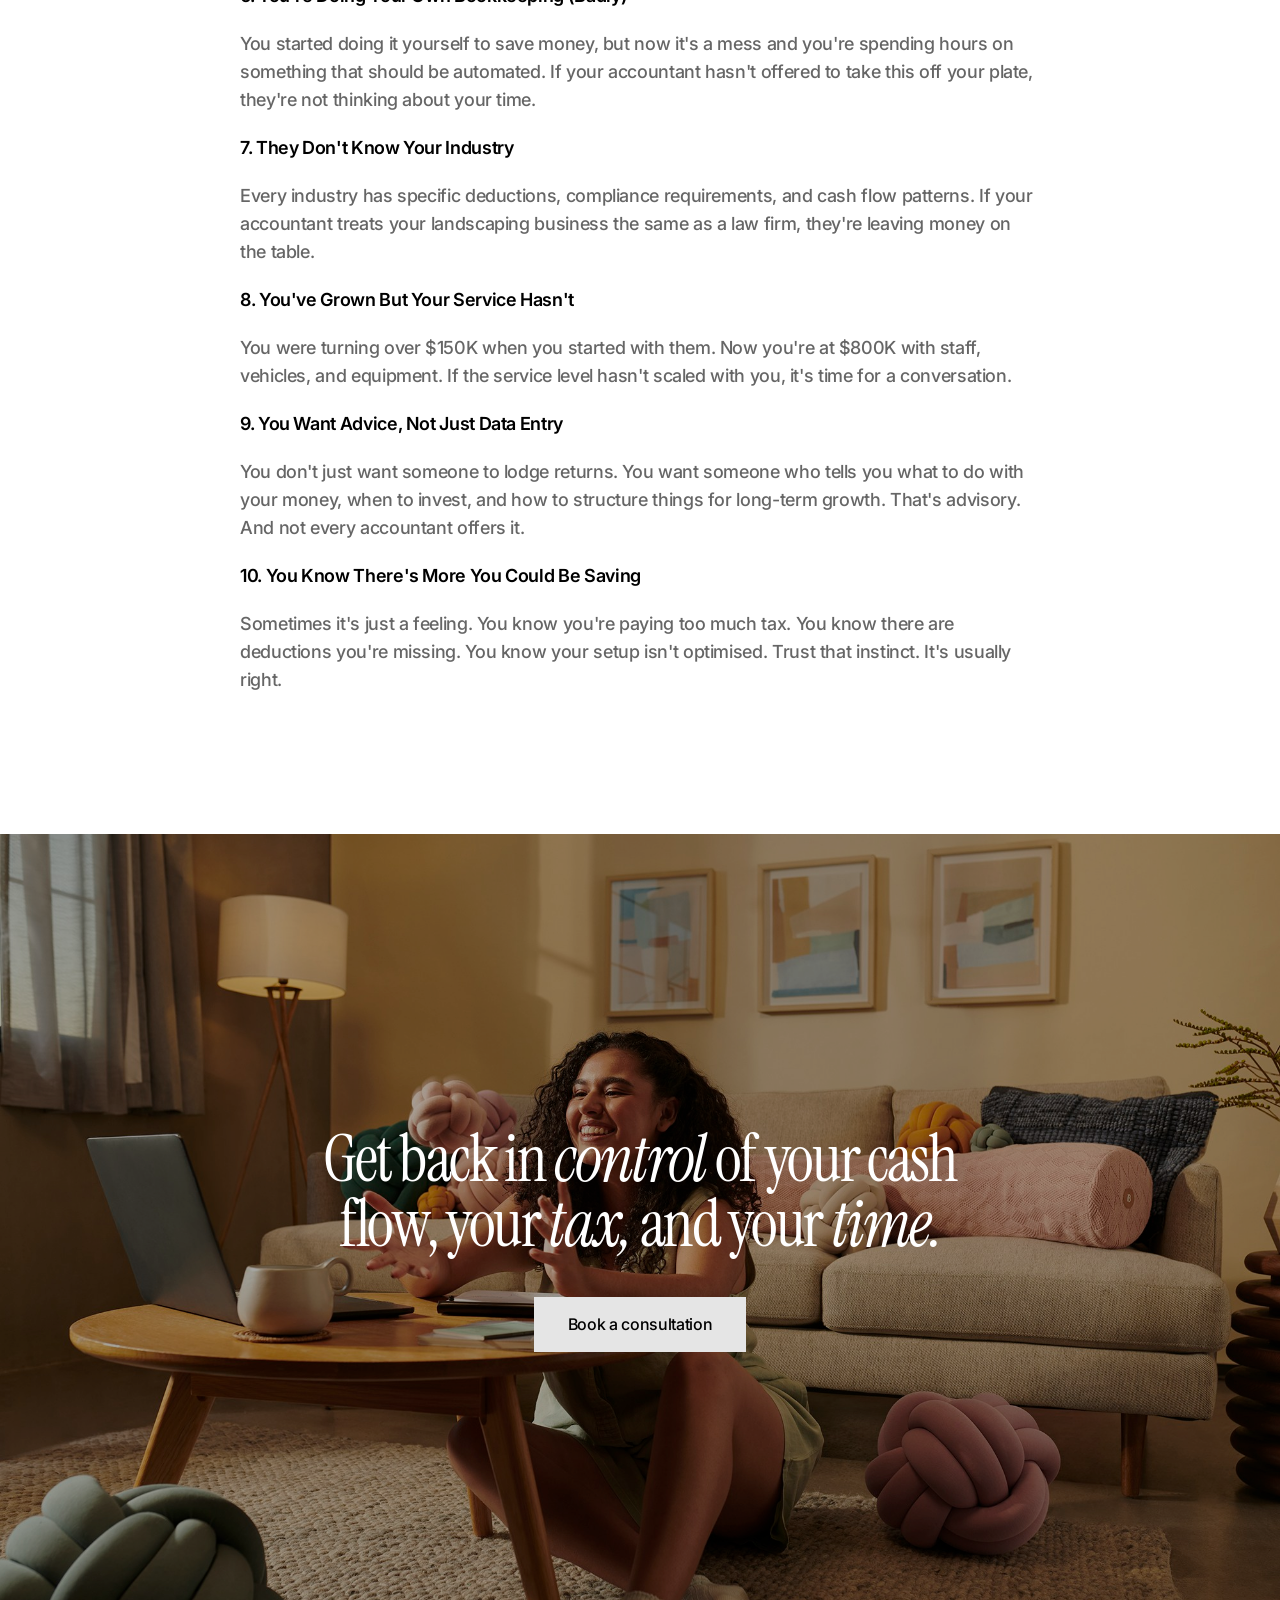
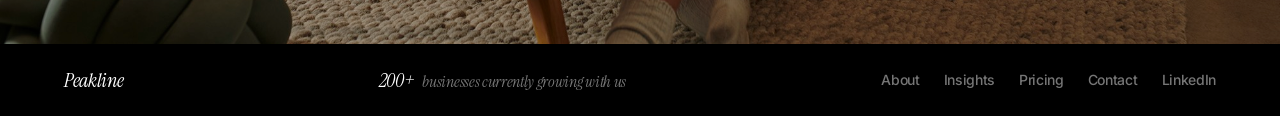
<file: articles/article-3.html>
<!DOCTYPE html>
<html lang="en">
<head>
  <meta charset="UTF-8">
  <meta name="viewport" content="width=device-width, initial-scale=1.0">
  <title>10 Signs You've Outgrown Your Current Accountant - Peakline Accounting</title>
  <link rel="stylesheet" href="../css/styles.css">
</head>
<body>

  <!-- Navigation -->
  <nav class="nav" id="nav">
    <div class="nav-inner">
      <a href="../index.html" class="nav-logo">Peakline</a>
      <div class="nav-links">
        <a href="../about.html">About</a>
        <a href="../insights.html">Insights</a>
        <a href="../pricing.html">Pricing</a>
        <a href="../contact.html">Contact</a>
        <a href="#" class="nav-cta">Book a consultation</a>
      </div>
      <div class="nav-hamburger" id="hamburger">
        <span></span>
        <span></span>
        <span></span>
      </div>
    </div>
  </nav>
  <div class="nav-mobile" id="mobileMenu">
    <a href="../about.html">About</a>
    <a href="../insights.html">Insights</a>
    <a href="../pricing.html">Pricing</a>
    <a href="../contact.html">Contact</a>
    <a href="#" class="btn btn-primary">Book a consultation</a>
  </div>
  <div class="nav-spacer"></div>

  <!-- Article -->
  <article class="article-page container fade-in">
    <div class="article-header">
      <p class="date font-mono" style="text-transform: uppercase; font-size: 12px; letter-spacing: -0.48px; color: #767676; margin-bottom: 16px;">Aug 6, 2025</p>
      <h1>10 Signs You've Outgrown Your Current Accountant</h1>
    </div>
    <div class="article-hero-image">
      <img src="../images/article-3.jpg" alt="10 Signs You've Outgrown Your Current Accountant">
    </div>
    <div class="article-body">
      <p><strong>1. You Only Hear From Them Once a Year</strong></p>
      <p>If your accountant disappears after lodging your return and only resurfaces the following June, you're not getting strategic advice. You're getting a compliance service.</p>

      <p><strong>2. They've Never Talked to You About Structure</strong></p>
      <p>If no one has ever asked whether your business should be a sole trader, company, or trust, you're missing one of the biggest levers for reducing tax. A good accountant brings this up proactively.</p>

      <p><strong>3. You Don't Understand Your Own Numbers</strong></p>
      <p>If your accountant sends you reports you can't read, that's a problem. Your financials should be clear, simple, and useful. If they're not, you either need better reporting or a better accountant.</p>

      <p><strong>4. You're Always Surprised by Your Tax Bill</strong></p>
      <p>Tax shouldn't be a shock. If you're consistently blindsided by how much you owe, it means no one is doing quarterly forecasting or planning with you.</p>

      <p><strong>5. They Can't Explain Your Options</strong></p>
      <p>When you ask a question about super, depreciation, or CGT, do you get a clear answer or a wall of jargon? A good accountant explains your options in plain language so you can make informed decisions.</p>

      <p><strong>6. You're Doing Your Own Bookkeeping (Badly)</strong></p>
      <p>You started doing it yourself to save money, but now it's a mess and you're spending hours on something that should be automated. If your accountant hasn't offered to take this off your plate, they're not thinking about your time.</p>

      <p><strong>7. They Don't Know Your Industry</strong></p>
      <p>Every industry has specific deductions, compliance requirements, and cash flow patterns. If your accountant treats your landscaping business the same as a law firm, they're leaving money on the table.</p>

      <p><strong>8. You've Grown But Your Service Hasn't</strong></p>
      <p>You were turning over $150K when you started with them. Now you're at $800K with staff, vehicles, and equipment. If the service level hasn't scaled with you, it's time for a conversation.</p>

      <p><strong>9. You Want Advice, Not Just Data Entry</strong></p>
      <p>You don't just want someone to lodge returns. You want someone who tells you what to do with your money, when to invest, and how to structure things for long-term growth. That's advisory. And not every accountant offers it.</p>

      <p><strong>10. You Know There's More You Could Be Saving</strong></p>
      <p>Sometimes it's just a feeling. You know you're paying too much tax. You know there are deductions you're missing. You know your setup isn't optimised. Trust that instinct. It's usually right.</p>
    </div>
  </article>

  <!-- Footer CTA -->
  <section class="footer-cta fade-in">
    <div class="footer-cta-bg">
      <img src="../images/footer-cta-bg.jpg" alt="">
    </div>
    <div class="container footer-cta-content">
      <h2>Get back in <em>control</em> of your cash flow, your <em>tax,</em> and your <em>time.</em></h2>
      <a href="#" class="btn btn-light">Book a consultation</a>
    </div>
  </section>

  <!-- Footer -->
  <footer class="footer">
    <div class="container footer-inner">
      <div class="footer-logo">Peakline</div>
      <div class="footer-stat">
        <div class="number">200+</div>
        <div class="label">businesses currently growing with us</div>
      </div>
      <div class="footer-links">
        <a href="../about.html">About</a>
        <a href="../insights.html">Insights</a>
        <a href="../pricing.html">Pricing</a>
        <a href="../contact.html">Contact</a>
        <a href="#">LinkedIn</a>
      </div>
    </div>
  </footer>

  <script src="../js/main.js"></script>
</body>
</html>
</file>
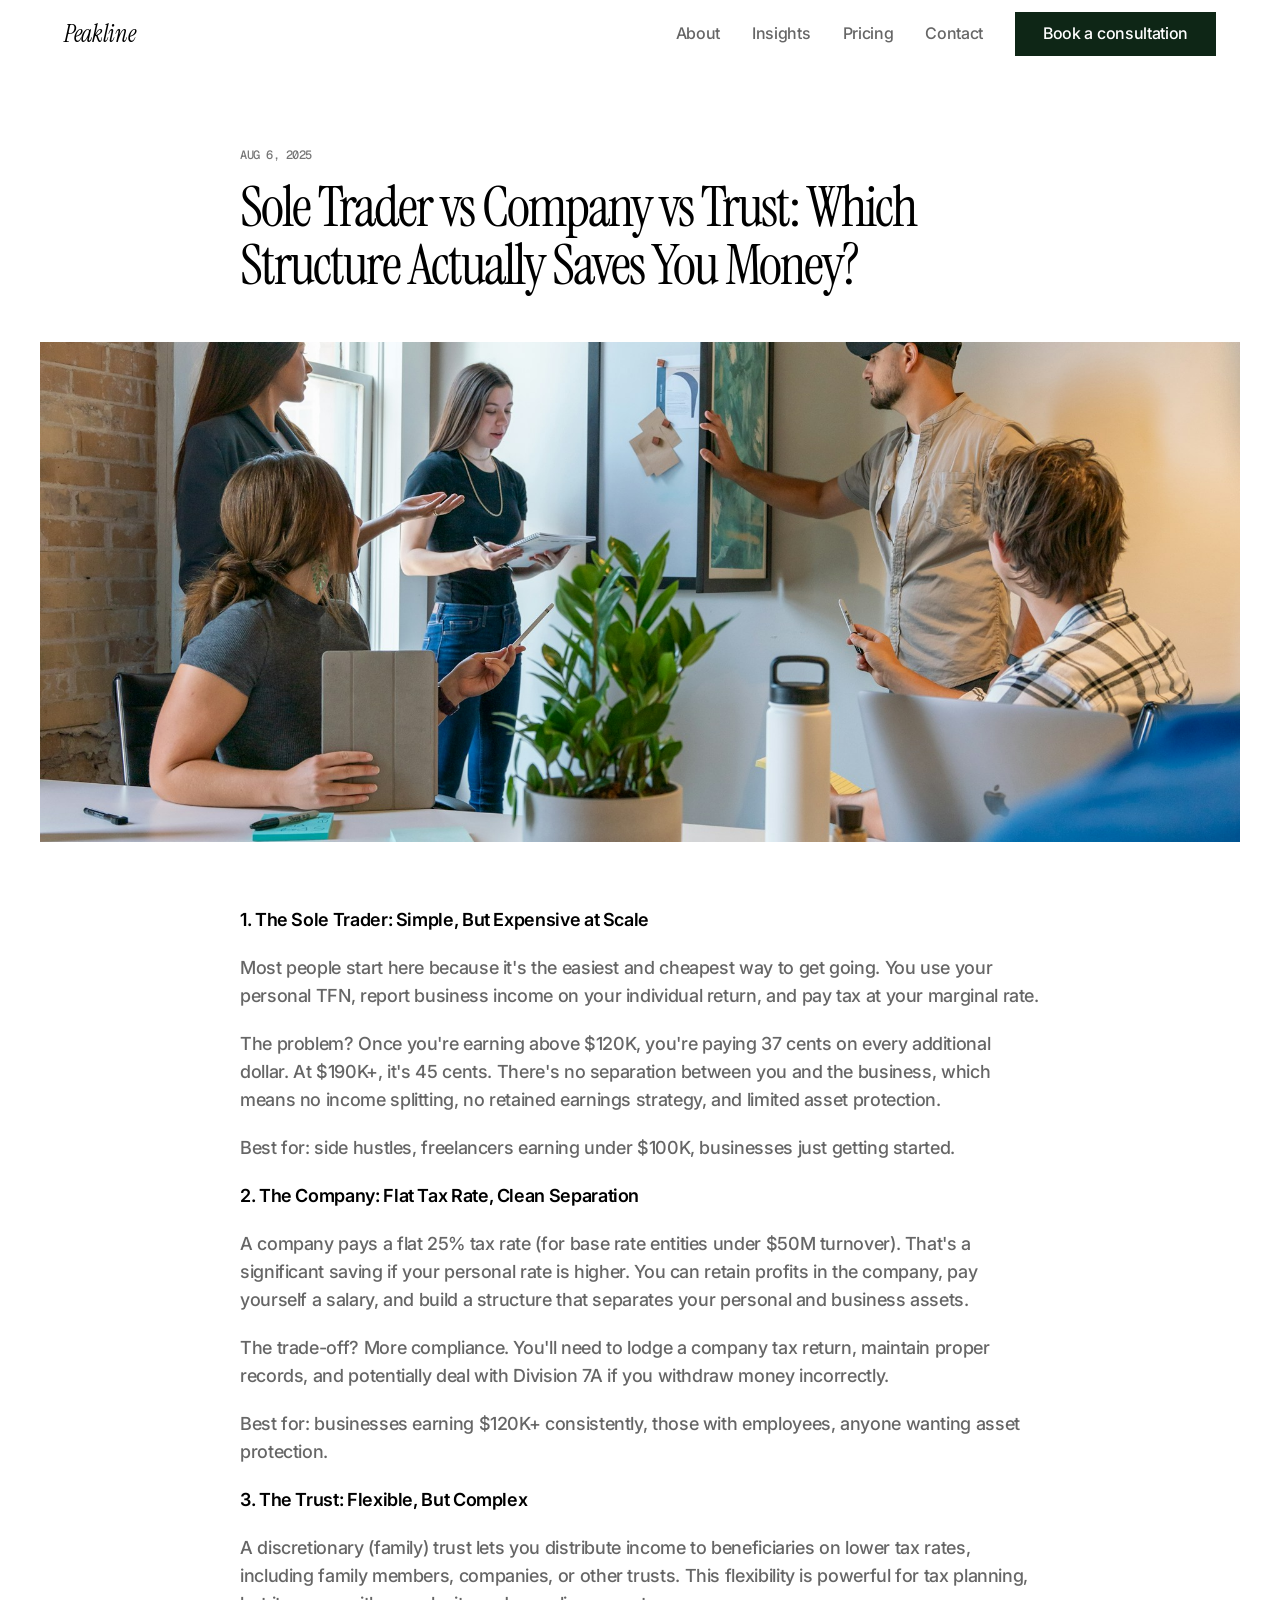
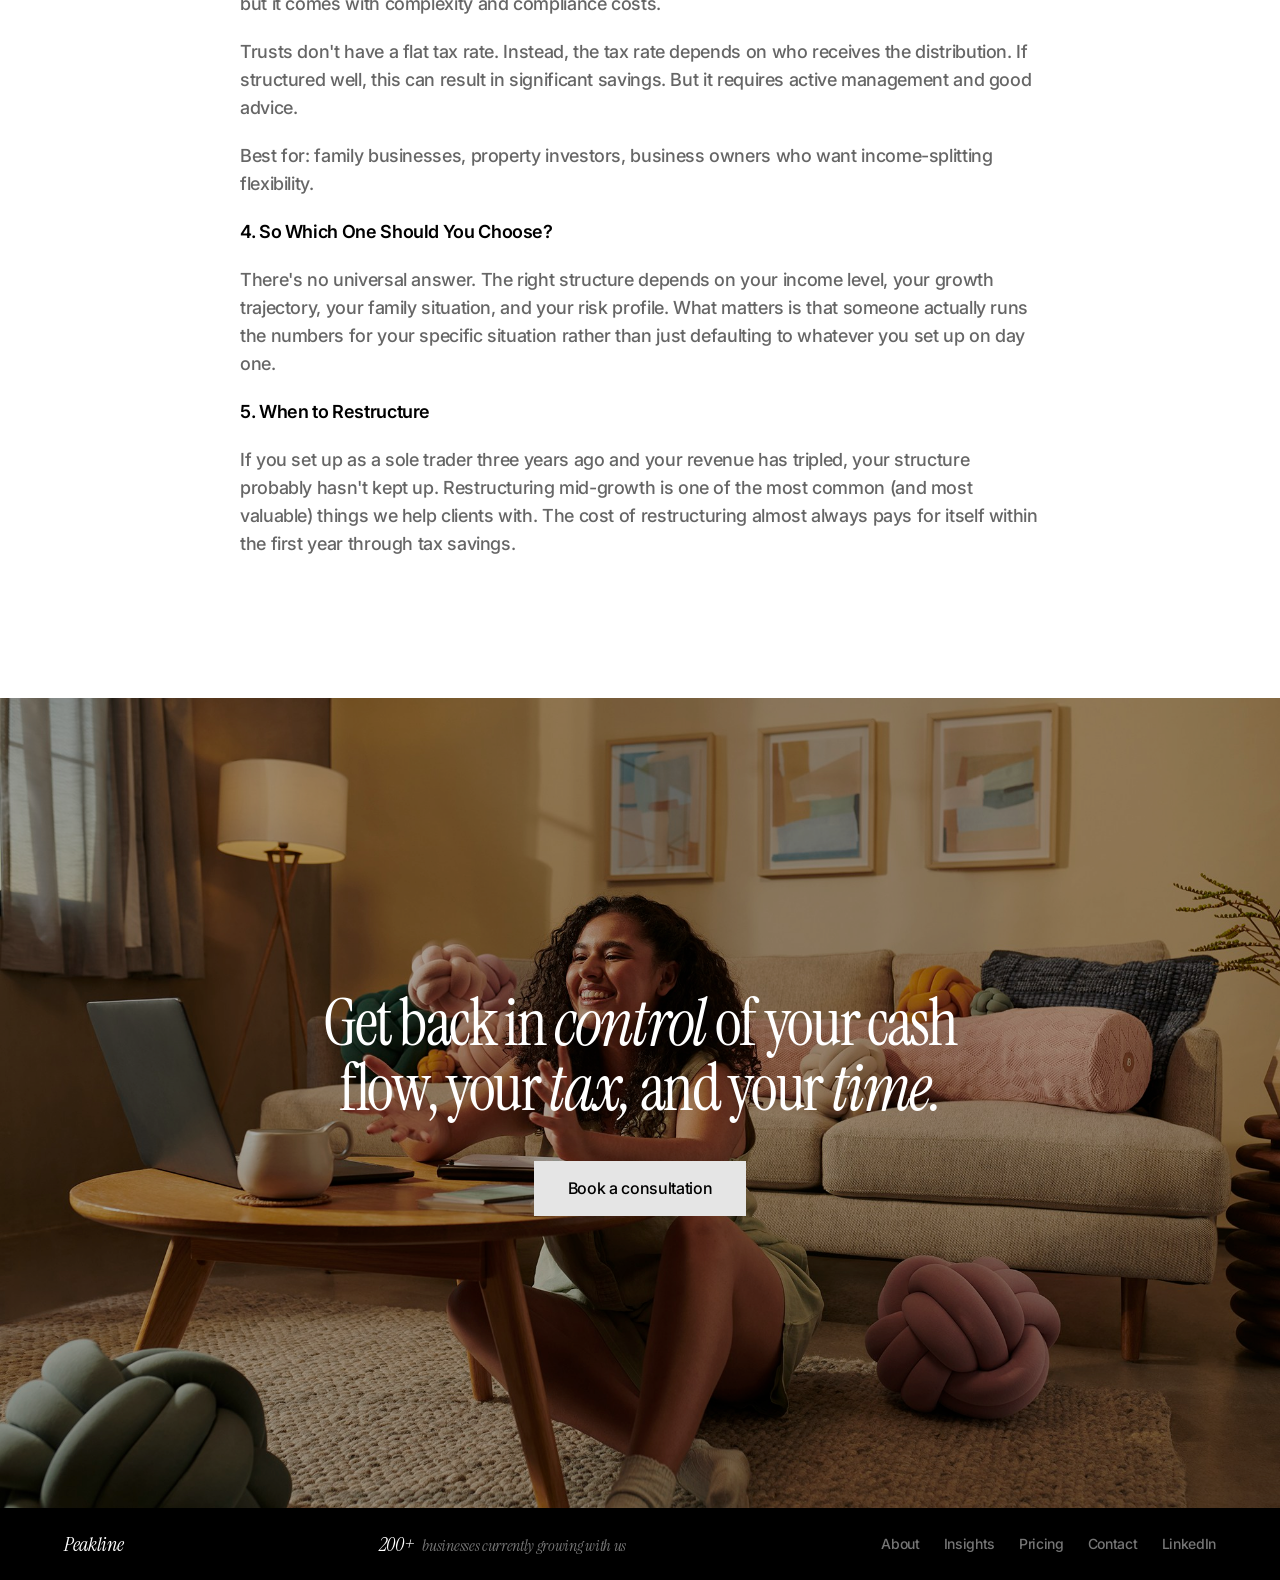
<file: articles/article-4.html>
<!DOCTYPE html>
<html lang="en">
<head>
  <meta charset="UTF-8">
  <meta name="viewport" content="width=device-width, initial-scale=1.0">
  <title>Sole Trader vs Company vs Trust - Peakline Accounting</title>
  <link rel="stylesheet" href="../css/styles.css">
</head>
<body>

  <!-- Navigation -->
  <nav class="nav" id="nav">
    <div class="nav-inner">
      <a href="../index.html" class="nav-logo">Peakline</a>
      <div class="nav-links">
        <a href="../about.html">About</a>
        <a href="../insights.html">Insights</a>
        <a href="../pricing.html">Pricing</a>
        <a href="../contact.html">Contact</a>
        <a href="#" class="nav-cta">Book a consultation</a>
      </div>
      <div class="nav-hamburger" id="hamburger">
        <span></span>
        <span></span>
        <span></span>
      </div>
    </div>
  </nav>
  <div class="nav-mobile" id="mobileMenu">
    <a href="../about.html">About</a>
    <a href="../insights.html">Insights</a>
    <a href="../pricing.html">Pricing</a>
    <a href="../contact.html">Contact</a>
    <a href="#" class="btn btn-primary">Book a consultation</a>
  </div>
  <div class="nav-spacer"></div>

  <!-- Article -->
  <article class="article-page container fade-in">
    <div class="article-header">
      <p class="date font-mono" style="text-transform: uppercase; font-size: 12px; letter-spacing: -0.48px; color: #767676; margin-bottom: 16px;">Aug 6, 2025</p>
      <h1>Sole Trader vs Company vs Trust: Which Structure Actually Saves You Money?</h1>
    </div>
    <div class="article-hero-image">
      <img src="../images/article-4.jpg" alt="Business structure comparison">
    </div>
    <div class="article-body">
      <p><strong>1. The Sole Trader: Simple, But Expensive at Scale</strong></p>
      <p>Most people start here because it's the easiest and cheapest way to get going. You use your personal TFN, report business income on your individual return, and pay tax at your marginal rate.</p>
      <p>The problem? Once you're earning above $120K, you're paying 37 cents on every additional dollar. At $190K+, it's 45 cents. There's no separation between you and the business, which means no income splitting, no retained earnings strategy, and limited asset protection.</p>
      <p>Best for: side hustles, freelancers earning under $100K, businesses just getting started.</p>

      <p><strong>2. The Company: Flat Tax Rate, Clean Separation</strong></p>
      <p>A company pays a flat 25% tax rate (for base rate entities under $50M turnover). That's a significant saving if your personal rate is higher. You can retain profits in the company, pay yourself a salary, and build a structure that separates your personal and business assets.</p>
      <p>The trade-off? More compliance. You'll need to lodge a company tax return, maintain proper records, and potentially deal with Division 7A if you withdraw money incorrectly.</p>
      <p>Best for: businesses earning $120K+ consistently, those with employees, anyone wanting asset protection.</p>

      <p><strong>3. The Trust: Flexible, But Complex</strong></p>
      <p>A discretionary (family) trust lets you distribute income to beneficiaries on lower tax rates, including family members, companies, or other trusts. This flexibility is powerful for tax planning, but it comes with complexity and compliance costs.</p>
      <p>Trusts don't have a flat tax rate. Instead, the tax rate depends on who receives the distribution. If structured well, this can result in significant savings. But it requires active management and good advice.</p>
      <p>Best for: family businesses, property investors, business owners who want income-splitting flexibility.</p>

      <p><strong>4. So Which One Should You Choose?</strong></p>
      <p>There's no universal answer. The right structure depends on your income level, your growth trajectory, your family situation, and your risk profile. What matters is that someone actually runs the numbers for your specific situation rather than just defaulting to whatever you set up on day one.</p>

      <p><strong>5. When to Restructure</strong></p>
      <p>If you set up as a sole trader three years ago and your revenue has tripled, your structure probably hasn't kept up. Restructuring mid-growth is one of the most common (and most valuable) things we help clients with. The cost of restructuring almost always pays for itself within the first year through tax savings.</p>
    </div>
  </article>

  <!-- Footer CTA -->
  <section class="footer-cta fade-in">
    <div class="footer-cta-bg">
      <img src="../images/footer-cta-bg.jpg" alt="">
    </div>
    <div class="container footer-cta-content">
      <h2>Get back in <em>control</em> of your cash flow, your <em>tax,</em> and your <em>time.</em></h2>
      <a href="#" class="btn btn-light">Book a consultation</a>
    </div>
  </section>

  <!-- Footer -->
  <footer class="footer">
    <div class="container footer-inner">
      <div class="footer-logo">Peakline</div>
      <div class="footer-stat">
        <div class="number">200+</div>
        <div class="label">businesses currently growing with us</div>
      </div>
      <div class="footer-links">
        <a href="../about.html">About</a>
        <a href="../insights.html">Insights</a>
        <a href="../pricing.html">Pricing</a>
        <a href="../contact.html">Contact</a>
        <a href="#">LinkedIn</a>
      </div>
    </div>
  </footer>

  <script src="../js/main.js"></script>
</body>
</html>
</file>
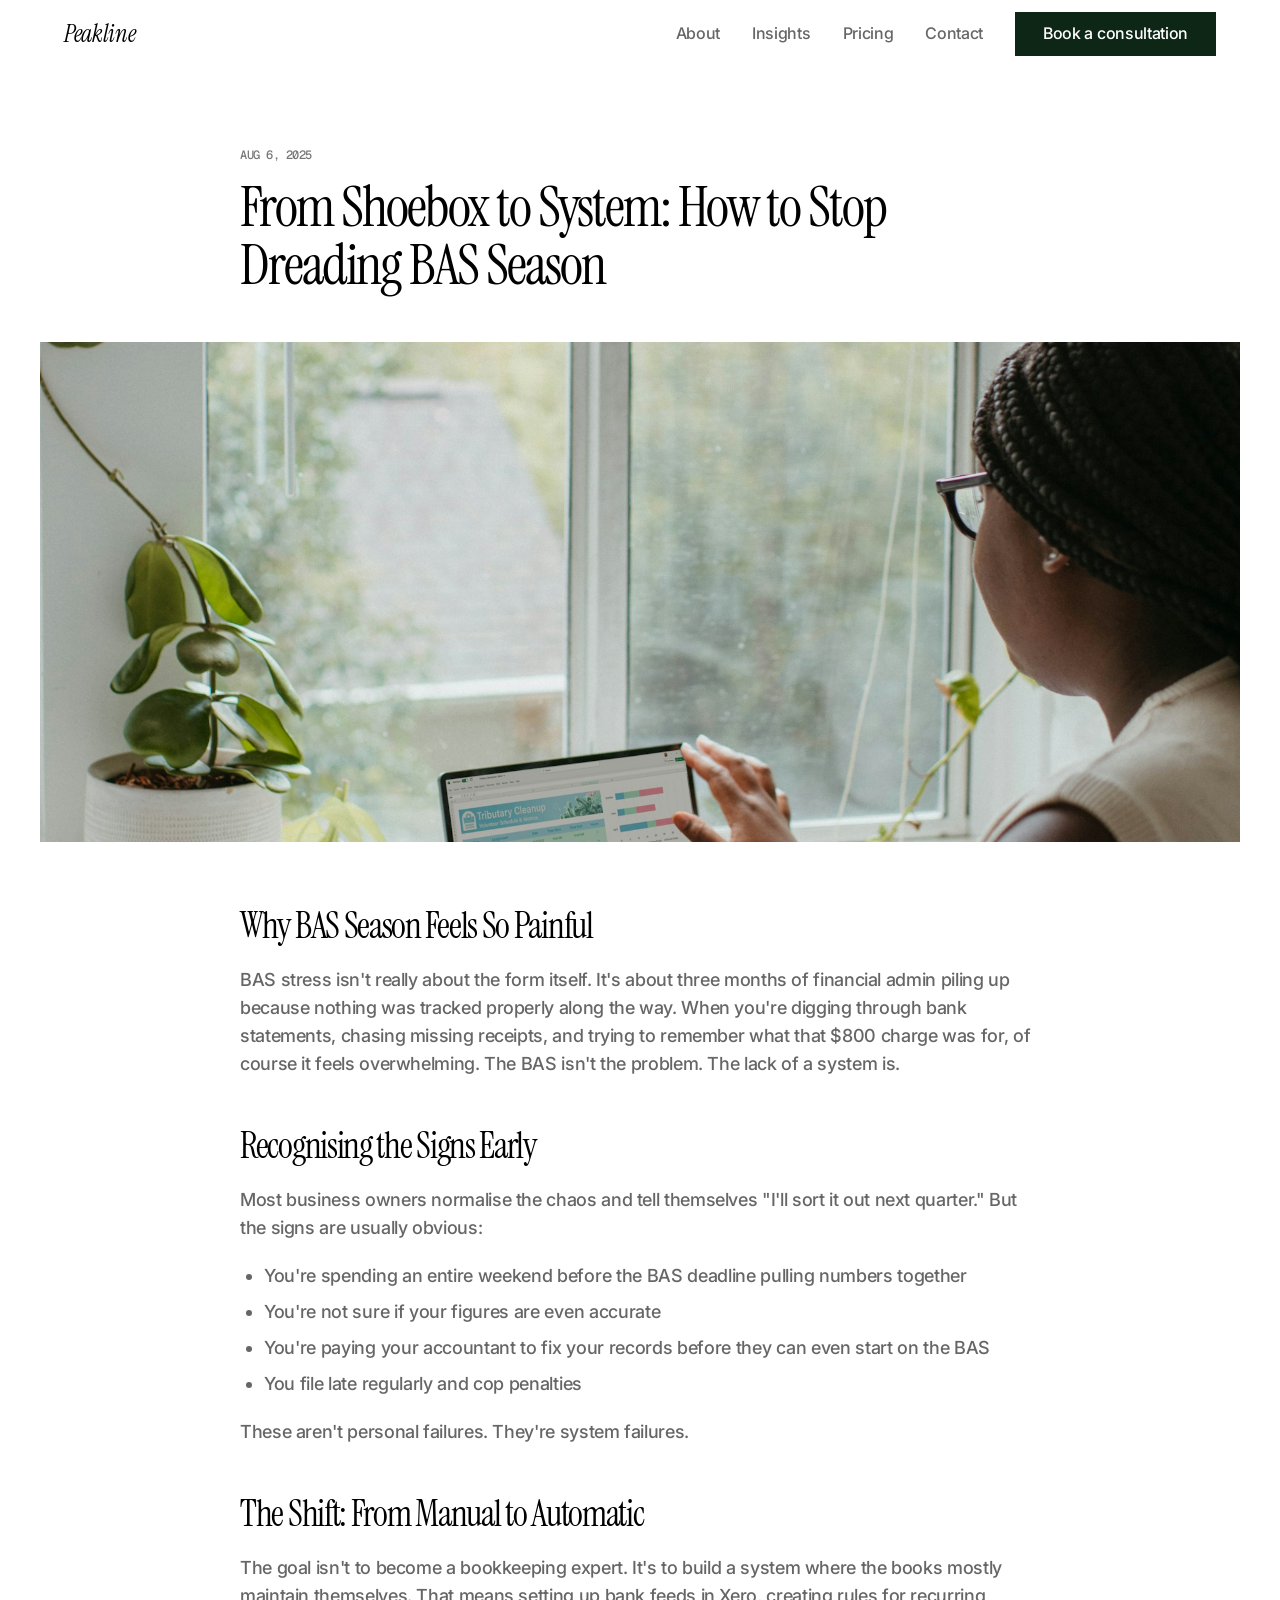
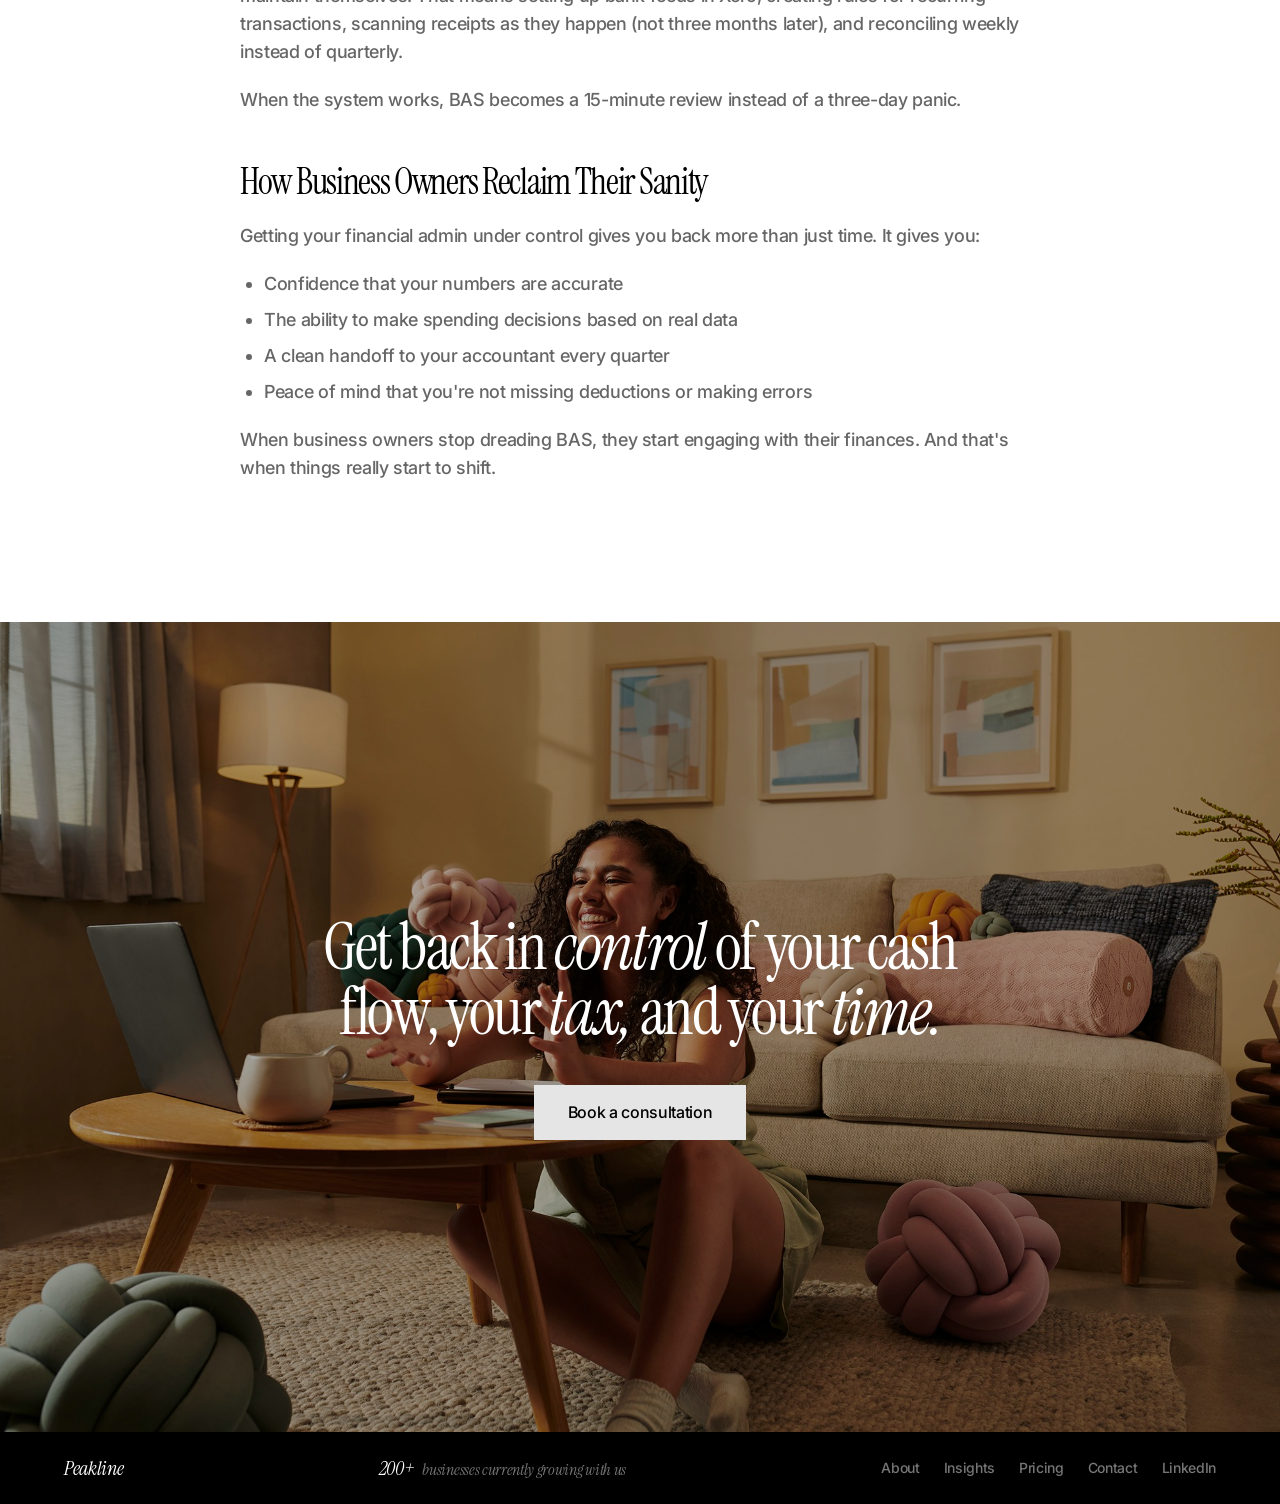
<file: articles/article-5.html>
<!DOCTYPE html>
<html lang="en">
<head>
  <meta charset="UTF-8">
  <meta name="viewport" content="width=device-width, initial-scale=1.0">
  <title>From Shoebox to System - Peakline Accounting</title>
  <link rel="stylesheet" href="../css/styles.css">
</head>
<body>

  <!-- Navigation -->
  <nav class="nav" id="nav">
    <div class="nav-inner">
      <a href="../index.html" class="nav-logo">Peakline</a>
      <div class="nav-links">
        <a href="../about.html">About</a>
        <a href="../insights.html">Insights</a>
        <a href="../pricing.html">Pricing</a>
        <a href="../contact.html">Contact</a>
        <a href="#" class="nav-cta">Book a consultation</a>
      </div>
      <div class="nav-hamburger" id="hamburger">
        <span></span>
        <span></span>
        <span></span>
      </div>
    </div>
  </nav>
  <div class="nav-mobile" id="mobileMenu">
    <a href="../about.html">About</a>
    <a href="../insights.html">Insights</a>
    <a href="../pricing.html">Pricing</a>
    <a href="../contact.html">Contact</a>
    <a href="#" class="btn btn-primary">Book a consultation</a>
  </div>
  <div class="nav-spacer"></div>

  <!-- Article -->
  <article class="article-page container fade-in">
    <div class="article-header">
      <p class="date font-mono" style="text-transform: uppercase; font-size: 12px; letter-spacing: -0.48px; color: #767676; margin-bottom: 16px;">Aug 6, 2025</p>
      <h1>From Shoebox to System: How to Stop Dreading BAS Season</h1>
    </div>
    <div class="article-hero-image">
      <img src="../images/article-5.jpg" alt="From Shoebox to System">
    </div>
    <div class="article-body">
      <h2>Why BAS Season Feels So Painful</h2>
      <p>BAS stress isn't really about the form itself. It's about three months of financial admin piling up because nothing was tracked properly along the way. When you're digging through bank statements, chasing missing receipts, and trying to remember what that $800 charge was for, of course it feels overwhelming. The BAS isn't the problem. The lack of a system is.</p>

      <h2>Recognising the Signs Early</h2>
      <p>Most business owners normalise the chaos and tell themselves "I'll sort it out next quarter." But the signs are usually obvious:</p>
      <ul>
        <li>You're spending an entire weekend before the BAS deadline pulling numbers together</li>
        <li>You're not sure if your figures are even accurate</li>
        <li>You're paying your accountant to fix your records before they can even start on the BAS</li>
        <li>You file late regularly and cop penalties</li>
      </ul>
      <p>These aren't personal failures. They're system failures.</p>

      <h2>The Shift: From Manual to Automatic</h2>
      <p>The goal isn't to become a bookkeeping expert. It's to build a system where the books mostly maintain themselves. That means setting up bank feeds in Xero, creating rules for recurring transactions, scanning receipts as they happen (not three months later), and reconciling weekly instead of quarterly.</p>
      <p>When the system works, BAS becomes a 15-minute review instead of a three-day panic.</p>

      <h2>How Business Owners Reclaim Their Sanity</h2>
      <p>Getting your financial admin under control gives you back more than just time. It gives you:</p>
      <ul>
        <li>Confidence that your numbers are accurate</li>
        <li>The ability to make spending decisions based on real data</li>
        <li>A clean handoff to your accountant every quarter</li>
        <li>Peace of mind that you're not missing deductions or making errors</li>
      </ul>
      <p>When business owners stop dreading BAS, they start engaging with their finances. And that's when things really start to shift.</p>
    </div>
  </article>

  <!-- Footer CTA -->
  <section class="footer-cta fade-in">
    <div class="footer-cta-bg">
      <img src="../images/footer-cta-bg.jpg" alt="">
    </div>
    <div class="container footer-cta-content">
      <h2>Get back in <em>control</em> of your cash flow, your <em>tax,</em> and your <em>time.</em></h2>
      <a href="#" class="btn btn-light">Book a consultation</a>
    </div>
  </section>

  <!-- Footer -->
  <footer class="footer">
    <div class="container footer-inner">
      <div class="footer-logo">Peakline</div>
      <div class="footer-stat">
        <div class="number">200+</div>
        <div class="label">businesses currently growing with us</div>
      </div>
      <div class="footer-links">
        <a href="../about.html">About</a>
        <a href="../insights.html">Insights</a>
        <a href="../pricing.html">Pricing</a>
        <a href="../contact.html">Contact</a>
        <a href="#">LinkedIn</a>
      </div>
    </div>
  </footer>

  <script src="../js/main.js"></script>
</body>
</html>
</file>
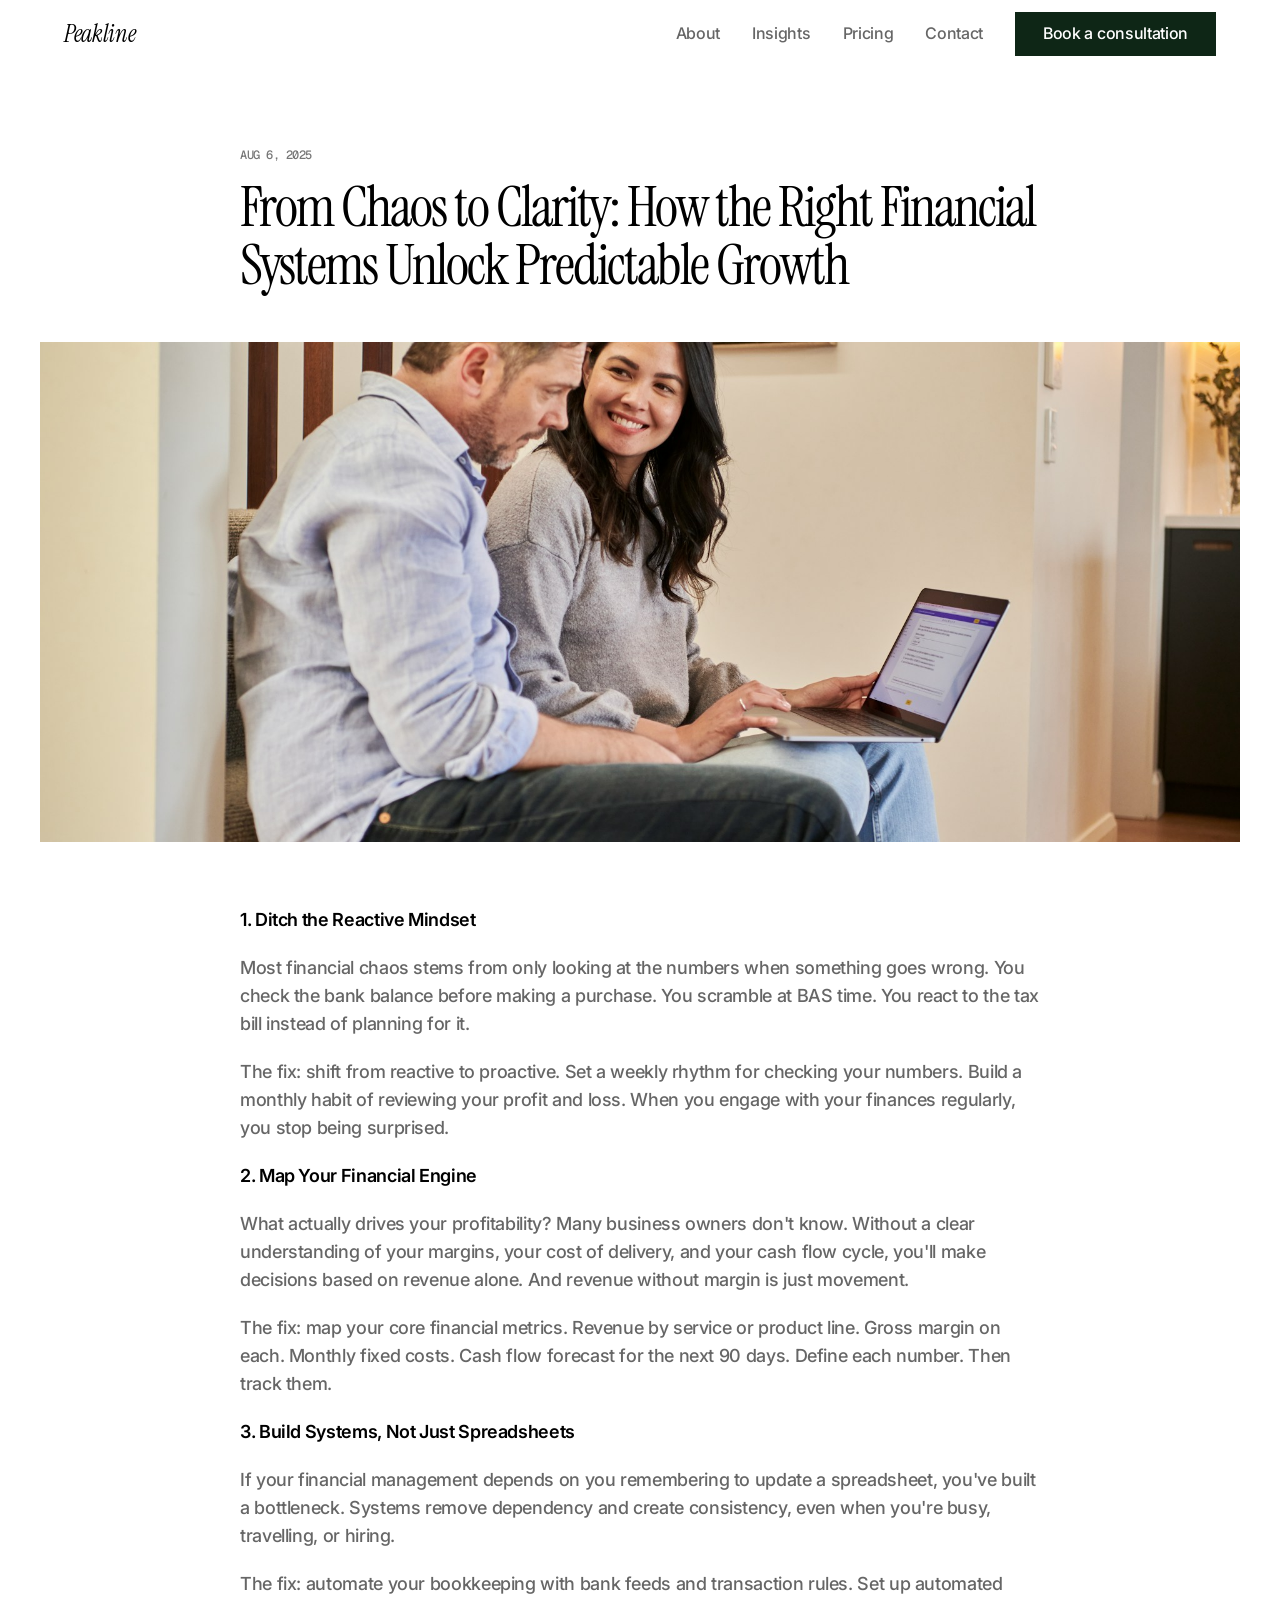
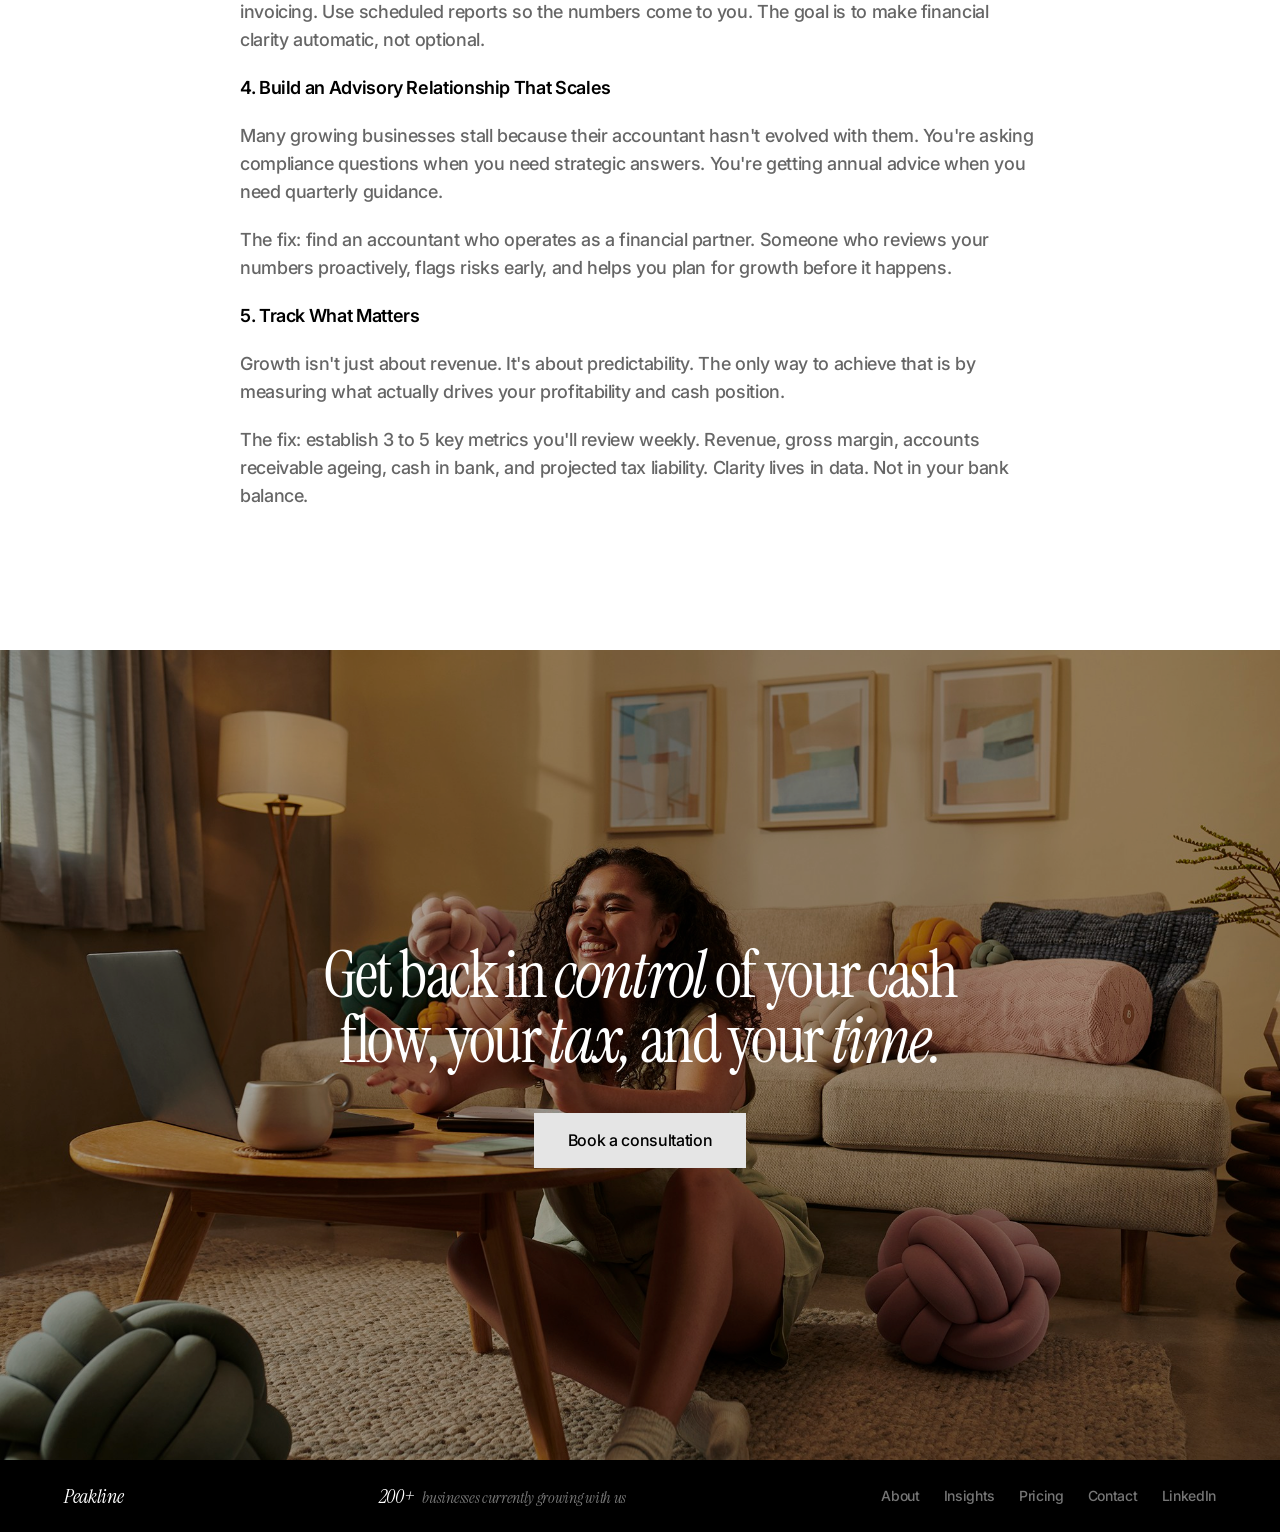
<file: articles/article-6.html>
<!DOCTYPE html>
<html lang="en">
<head>
  <meta charset="UTF-8">
  <meta name="viewport" content="width=device-width, initial-scale=1.0">
  <title>From Chaos to Clarity - Peakline Accounting</title>
  <link rel="stylesheet" href="../css/styles.css">
</head>
<body>

  <!-- Navigation -->
  <nav class="nav" id="nav">
    <div class="nav-inner">
      <a href="../index.html" class="nav-logo">Peakline</a>
      <div class="nav-links">
        <a href="../about.html">About</a>
        <a href="../insights.html">Insights</a>
        <a href="../pricing.html">Pricing</a>
        <a href="../contact.html">Contact</a>
        <a href="#" class="nav-cta">Book a consultation</a>
      </div>
      <div class="nav-hamburger" id="hamburger">
        <span></span>
        <span></span>
        <span></span>
      </div>
    </div>
  </nav>
  <div class="nav-mobile" id="mobileMenu">
    <a href="../about.html">About</a>
    <a href="../insights.html">Insights</a>
    <a href="../pricing.html">Pricing</a>
    <a href="../contact.html">Contact</a>
    <a href="#" class="btn btn-primary">Book a consultation</a>
  </div>
  <div class="nav-spacer"></div>

  <!-- Article -->
  <article class="article-page container fade-in">
    <div class="article-header">
      <p class="date font-mono" style="text-transform: uppercase; font-size: 12px; letter-spacing: -0.48px; color: #767676; margin-bottom: 16px;">Aug 6, 2025</p>
      <h1>From Chaos to Clarity: How the Right Financial Systems Unlock Predictable Growth</h1>
    </div>
    <div class="article-hero-image">
      <img src="../images/article-6.jpg" alt="From Chaos to Clarity">
    </div>
    <div class="article-body">
      <p><strong>1. Ditch the Reactive Mindset</strong></p>
      <p>Most financial chaos stems from only looking at the numbers when something goes wrong. You check the bank balance before making a purchase. You scramble at BAS time. You react to the tax bill instead of planning for it.</p>
      <p>The fix: shift from reactive to proactive. Set a weekly rhythm for checking your numbers. Build a monthly habit of reviewing your profit and loss. When you engage with your finances regularly, you stop being surprised.</p>

      <p><strong>2. Map Your Financial Engine</strong></p>
      <p>What actually drives your profitability? Many business owners don't know. Without a clear understanding of your margins, your cost of delivery, and your cash flow cycle, you'll make decisions based on revenue alone. And revenue without margin is just movement.</p>
      <p>The fix: map your core financial metrics. Revenue by service or product line. Gross margin on each. Monthly fixed costs. Cash flow forecast for the next 90 days. Define each number. Then track them.</p>

      <p><strong>3. Build Systems, Not Just Spreadsheets</strong></p>
      <p>If your financial management depends on you remembering to update a spreadsheet, you've built a bottleneck. Systems remove dependency and create consistency, even when you're busy, travelling, or hiring.</p>
      <p>The fix: automate your bookkeeping with bank feeds and transaction rules. Set up automated invoicing. Use scheduled reports so the numbers come to you. The goal is to make financial clarity automatic, not optional.</p>

      <p><strong>4. Build an Advisory Relationship That Scales</strong></p>
      <p>Many growing businesses stall because their accountant hasn't evolved with them. You're asking compliance questions when you need strategic answers. You're getting annual advice when you need quarterly guidance.</p>
      <p>The fix: find an accountant who operates as a financial partner. Someone who reviews your numbers proactively, flags risks early, and helps you plan for growth before it happens.</p>

      <p><strong>5. Track What Matters</strong></p>
      <p>Growth isn't just about revenue. It's about predictability. The only way to achieve that is by measuring what actually drives your profitability and cash position.</p>
      <p>The fix: establish 3 to 5 key metrics you'll review weekly. Revenue, gross margin, accounts receivable ageing, cash in bank, and projected tax liability. Clarity lives in data. Not in your bank balance.</p>
    </div>
  </article>

  <!-- Footer CTA -->
  <section class="footer-cta fade-in">
    <div class="footer-cta-bg">
      <img src="../images/footer-cta-bg.jpg" alt="">
    </div>
    <div class="container footer-cta-content">
      <h2>Get back in <em>control</em> of your cash flow, your <em>tax,</em> and your <em>time.</em></h2>
      <a href="#" class="btn btn-light">Book a consultation</a>
    </div>
  </section>

  <!-- Footer -->
  <footer class="footer">
    <div class="container footer-inner">
      <div class="footer-logo">Peakline</div>
      <div class="footer-stat">
        <div class="number">200+</div>
        <div class="label">businesses currently growing with us</div>
      </div>
      <div class="footer-links">
        <a href="../about.html">About</a>
        <a href="../insights.html">Insights</a>
        <a href="../pricing.html">Pricing</a>
        <a href="../contact.html">Contact</a>
        <a href="#">LinkedIn</a>
      </div>
    </div>
  </footer>

  <script src="../js/main.js"></script>
</body>
</html>
</file>
<file: css/styles.css>
/* ============================================
   PEAKLINE ACCOUNTING - STYLES
   ============================================ */

/* Fonts */
@import url('https://fonts.googleapis.com/css2?family=Instrument+Serif:ital@0;1&family=Inter:wght@400;500;600&family=Geist+Mono:wght@400;500&display=swap');

/* Reset */
*, *::before, *::after {
  box-sizing: border-box;
  margin: 0;
  padding: 0;
}

html {
  scroll-behavior: smooth;
  -webkit-font-smoothing: antialiased;
  -moz-osx-font-smoothing: grayscale;
}

/* GLOBAL: No border-radius anywhere */
*, *::before, *::after {
  border-radius: 0 !important;
}

body {
  font-family: 'Inter', sans-serif;
  font-weight: 500;
  font-size: 16px;
  line-height: 1.2;
  letter-spacing: -0.32px;
  color: #000000;
  background: #ffffff;
  overflow-x: hidden;
}

img {
  max-width: 100%;
  height: auto;
  display: block;
}

a {
  text-decoration: none;
  color: inherit;
}

ul, ol {
  list-style: none;
}

button {
  border: none;
  background: none;
  cursor: pointer;
  font-family: inherit;
}

input, textarea {
  font-family: inherit;
  border: none;
  outline: none;
}

/* ============================================
   TYPOGRAPHY
   ============================================ */

.font-serif {
  font-family: 'Instrument Serif', serif;
  font-weight: 400;
}

.font-mono {
  font-family: 'Geist Mono', monospace;
  font-weight: 500;
}

h1, h2, h3 {
  font-family: 'Instrument Serif', serif;
  font-weight: 400;
}

h1 {
  font-size: 80px;
  line-height: 80px;
  letter-spacing: -2.88px;
}

h2 {
  font-size: 65px;
  line-height: 65px;
  letter-spacing: -2.34px;
}

h3 {
  font-size: 22px;
  line-height: 1.3;
  letter-spacing: -0.792px;
}

.text-muted {
  color: #666666;
}

.text-secondary {
  color: #767676;
}

.text-white {
  color: #ffffff;
}

/* ============================================
   LAYOUT
   ============================================ */

.container {
  max-width: 1200px;
  margin: 0 auto;
  padding: 0 24px;
}

.section {
  padding: 120px 0;
}

.section-dark {
  background: #101010;
  color: #ffffff;
}

/* ============================================
   BUTTONS
   ============================================ */

.btn {
  display: inline-flex;
  align-items: center;
  justify-content: center;
  gap: 8px;
  font-family: 'Inter', sans-serif;
  font-weight: 500;
  font-size: 16px;
  letter-spacing: -0.32px;
  border-radius: 100px;
  transition: all 0.3s ease;
  cursor: pointer;
  text-decoration: none;
}

.btn-primary {
  background: #0E2616;
  color: #ffffff;
  padding: 18px 34px;
}

.btn-primary:hover {
  background: #1a3a24;
}

.btn-sm {
  padding: 12px 28px;
}

.btn-light {
  background: #E5E5E5;
  color: #000000;
  padding: 18px 34px;
}

.btn-light:hover {
  background: #d5d5d5;
}

.btn-outline {
  background: transparent;
  color: #ffffff;
  padding: 12px 18px;
  border: 1px solid rgba(255,255,255,0.3);
}

.btn-outline:hover {
  border-color: rgba(255,255,255,0.6);
}

/* Button arrow icon */
.btn-arrow {
  width: 16px;
  height: 16px;
  display: inline-block;
}

/* ============================================
   EYEBROW / LABEL
   ============================================ */

.eyebrow {
  font-family: 'Inter', sans-serif;
  font-weight: 500;
  font-size: 12px;
  line-height: 14.4px;
  letter-spacing: -0.24px;
  color: #767676;
  margin-bottom: 24px;
  display: flex;
  align-items: center;
  gap: 8px;
}

.eyebrow::before {
  content: '';
  width: 6px;
  height: 6px;
  border-radius: 50%;
  background: currentColor;
  flex-shrink: 0;
}

.eyebrow-center {
  justify-content: center;
}

.section-dark .eyebrow {
  color: #767676;
}

/* ============================================
   NAVIGATION
   ============================================ */

.nav {
  position: fixed;
  top: 0;
  left: 0;
  right: 0;
  z-index: 1000;
  background: #ffffff;
  transition: background 0.3s ease, box-shadow 0.3s ease;
}

.nav.scrolled {
  box-shadow: 0 1px 0 rgba(0,0,0,0.06);
}

.nav-inner {
  display: flex;
  align-items: center;
  justify-content: space-between;
  height: 68px;
  max-width: 1200px;
  margin: 0 auto;
  padding: 0 24px;
}

.nav-logo {
  font-family: 'Instrument Serif', serif;
  font-style: italic;
  font-size: 24px;
  font-weight: 400;
  color: #000000;
  text-decoration: none;
  display: flex;
  align-items: center;
  gap: 10px;
}

.nav-logo-icon {
  width: 28px;
  height: 28px;
}

.nav-links {
  display: flex;
  align-items: center;
  gap: 32px;
}

.nav-links a {
  font-size: 16px;
  letter-spacing: -0.32px;
  color: #666666;
  transition: color 0.3s ease;
}

.nav-links a:hover {
  color: #000000;
}

.nav-links a.active {
  color: #000000;
}

.nav-cta {
  background: #0E2616;
  color: #ffffff !important;
  padding: 12px 28px;
  border-radius: 100px;
  font-size: 16px;
  letter-spacing: -0.32px;
  transition: background 0.3s ease;
}

.nav-cta:hover {
  background: #1a3a24 !important;
  color: #ffffff !important;
}

/* Mobile hamburger */
.nav-hamburger {
  display: none;
  flex-direction: column;
  gap: 5px;
  cursor: pointer;
  padding: 8px;
}

.nav-hamburger span {
  display: block;
  width: 24px;
  height: 2px;
  background: #000;
  transition: all 0.3s ease;
}

.nav-hamburger.active span:nth-child(1) {
  transform: rotate(45deg) translate(5px, 5px);
}

.nav-hamburger.active span:nth-child(2) {
  opacity: 0;
}

.nav-hamburger.active span:nth-child(3) {
  transform: rotate(-45deg) translate(5px, -5px);
}

/* Mobile menu */
.nav-mobile {
  display: none;
  position: fixed;
  top: 68px;
  left: 0;
  right: 0;
  bottom: 0;
  background: #ffffff;
  padding: 40px 24px;
  z-index: 999;
  flex-direction: column;
  gap: 24px;
}

.nav-mobile.active {
  display: flex;
}

.nav-mobile a {
  font-size: 32px;
  font-family: 'Instrument Serif', serif;
  color: #000000;
}

.nav-mobile .btn {
  margin-top: 16px;
  text-align: center;
}

/* Spacer for fixed nav */
.nav-spacer {
  height: 68px;
}

/* ============================================
   HERO SECTIONS
   ============================================ */

.hero {
  padding: 80px 0 0;
  text-align: left;
}

.hero .eyebrow {
  margin-bottom: 20px;
}

.hero h1 {
  max-width: 750px;
  margin-bottom: 24px;
}

.hero h1 .muted {
  color: #666666;
}

.hero .subtitle {
  font-size: 20px;
  line-height: 24px;
  letter-spacing: -0.4px;
  color: #666666;
  max-width: 560px;
  margin-bottom: 40px;
}

.hero-image {
  width: 100vw;
  margin-left: calc(-50vw + 50%);
  margin-top: 48px;
  overflow: hidden;
}

.hero .brand-ticker-wrapper ~ .hero-image {
  margin-top: 0;
}

.hero-image img {
  width: 100%;
  height: 600px;
  object-fit: cover;
}

/* Centered hero variant (for about, pricing, etc.) */
.hero-centered {
  text-align: center;
}

.hero-centered h1 {
  max-width: 900px;
  margin: 0 auto 24px;
}

.hero-centered .subtitle {
  margin: 0 auto 40px;
}

.hero-centered .eyebrow {
  justify-content: center;
}

.hero-centered .hero-image {
  width: 100%;
  margin-left: 0;
  border-radius: 16px;
}

.hero-centered .hero-image img {
  height: auto;
  max-height: 600px;
}

/* ============================================
   BRAND TICKER (above hero image)
   ============================================ */

.brand-ticker-wrapper {
  overflow: hidden;
  padding: 16px 0;
  border-top: 1px solid #E5E5E5;
  margin-top: 48px;
  width: 100vw;
  margin-left: calc(-50vw + 50%);
  margin-bottom: 0;
}

.hero .brand-ticker-wrapper ~ .hero-image {
  margin-top: 0;
}

.brand-ticker {
  display: inline-flex;
  align-items: center;
  white-space: nowrap;
  will-change: transform;
}

.brand-ticker img {
  height: 18px;
  width: auto;
  opacity: 0.3;
  flex-shrink: 0;
  filter: grayscale(100%);
  margin-right: 56px;
}

.brand-ticker {
  animation: marqueeScroll var(--marquee-duration, 20s) linear infinite;
}

@keyframes marqueeScroll {
  0% { transform: translateX(0); }
  100% { transform: translateX(var(--marquee-offset, -50%)); }
}

/* ============================================
   TESTIMONIAL MARQUEE
   ============================================ */

.testimonial-marquee-wrapper {
  overflow: hidden;
}

.testimonial-marquee {
  display: inline-flex;
  will-change: transform;
  animation: marqueeScroll var(--marquee-duration, 40s) linear infinite;
}

.testimonial-marquee:hover {
  animation-play-state: paused;
}

.testimonial-marquee .testimonial-card {
  margin-right: 16px;
  white-space: normal;
}

/* ============================================
   PROBLEM CALLOUT
   ============================================ */

.callout {
  text-align: left;
  padding: 80px 0 40px;
}

.callout h2 {
  max-width: 700px;
  margin-bottom: 32px;
}

.callout h2 .muted {
  color: #767676;
}

/* ============================================
   VALUE PROPS (3 col then image)
   ============================================ */

.value-props {
  padding: 80px 0 0;
}

.value-props-columns {
  display: grid;
  grid-template-columns: repeat(3, 1fr);
  gap: 48px;
  margin-bottom: 64px;
}

.value-prop-image {
  width: 100%;
  height: 200px;
  overflow: hidden;
  margin-bottom: 20px;
}

.value-prop-image img {
  width: 100%;
  height: 100%;
  object-fit: cover;
}

.value-prop h3 {
  margin-bottom: 12px;
}

.value-prop p {
  font-size: 16px;
  line-height: 22px;
  letter-spacing: -0.32px;
  color: #666666;
}

.value-props-image {
  border-radius: 16px;
  overflow: hidden;
}

.value-props-image img {
  width: 100%;
  height: 500px;
  object-fit: cover;
}

/* ============================================
   PACKAGES / SERVICES - Horizontal Scroll
   ============================================ */

.packages {
  padding: 120px 0;
}

.packages-header {
  text-align: center;
  margin-bottom: 48px;
}

.packages-scroll-wrapper {
  position: relative;
}

.packages-scroll {
  display: flex;
  gap: 16px;
  overflow-x: auto;
  scroll-snap-type: x mandatory;
  -webkit-overflow-scrolling: touch;
  scrollbar-width: none;
  padding-bottom: 8px;
}

.packages-scroll::-webkit-scrollbar {
  display: none;
}

.package-card {
  position: relative;
  border-radius: 16px;
  overflow: hidden;
  min-width: 280px;
  flex: 0 0 calc(20% - 13px);
  aspect-ratio: 3/4;
  display: flex;
  flex-direction: column;
  justify-content: space-between;
  padding: 28px;
  color: #ffffff;
  transition: transform 0.3s ease;
  scroll-snap-align: start;
}

.package-card:hover {
  transform: scale(1.02);
}

.package-card-bg {
  position: absolute;
  inset: 0;
  z-index: 0;
}

.package-card-bg img {
  width: 100%;
  height: 100%;
  object-fit: cover;
}

.package-card-top {
  position: relative;
  z-index: 1;
  display: flex;
  align-items: center;
  gap: 10px;
}

.package-card-top .card-icon {
  display: flex;
  gap: 4px;
}

.package-card-top .card-icon span {
  width: 12px;
  height: 12px;
  border-radius: 50%;
  border: 1.5px solid rgba(255,255,255,0.8);
}

.package-card-top h3 {
  font-family: 'Inter', sans-serif;
  font-weight: 500;
  font-size: 16px;
  color: #ffffff;
  letter-spacing: -0.32px;
}

.package-card-content {
  position: relative;
  z-index: 1;
}

.package-card-content p {
  font-size: 16px;
  line-height: 22px;
  letter-spacing: -0.32px;
  color: rgba(255,255,255,0.85);
}

.packages-scroll-btn {
  position: absolute;
  right: 0;
  top: 50%;
  transform: translateY(-50%);
  width: 48px;
  height: 48px;
  border-radius: 50%;
  background: rgba(255,255,255,0.9);
  border: none;
  cursor: pointer;
  display: flex;
  align-items: center;
  justify-content: center;
  z-index: 2;
  box-shadow: 0 2px 8px rgba(0,0,0,0.15);
  transition: all 0.3s ease;
}

.packages-scroll-btn:hover {
  background: #ffffff;
  box-shadow: 0 4px 16px rgba(0,0,0,0.2);
}

.packages-scroll-btn svg {
  width: 20px;
  height: 20px;
}

/* ============================================
   STATS SECTION - Side by Side Layout
   ============================================ */

.stats {
  padding: 120px 0;
  position: relative;
  overflow: hidden;
}

.stats-grid-layout {
  display: grid;
  grid-template-columns: 1fr 1fr;
  gap: 80px;
  align-items: center;
}

.stats-visual {
  position: relative;
}

.stats-visual img {
  width: 100%;
  max-width: 500px;
}

.stats-content h2 {
  margin-bottom: 48px;
}

.stats-content h2 .muted {
  color: #767676;
}

.stats-list {
  display: flex;
  flex-direction: column;
}

.stat-item {
  padding: 28px 0;
  border-top: 1px solid rgba(255,255,255,0.12);
}

.stat-item:last-child {
  border-bottom: 1px solid rgba(255,255,255,0.12);
}

.stat-item .stat-number {
  font-family: 'Instrument Serif', serif;
  font-size: 56px;
  line-height: 1;
  letter-spacing: -2px;
  margin-bottom: 8px;
}

.stat-item .stat-label {
  font-family: 'Inter', sans-serif;
  font-weight: 500;
  font-size: 14px;
  letter-spacing: -0.28px;
  color: #767676;
}

/* ============================================
   SOCIAL PROOF / LOGOS
   ============================================ */

.social-proof {
  padding: 80px 0;
}

.social-proof-header {
  display: flex;
  justify-content: space-between;
  align-items: flex-end;
  margin-bottom: 32px;
}

.social-proof-header h2 {
  max-width: 500px;
}

.social-proof-header h2 .muted {
  color: #767676;
}

.social-proof-header .subtitle {
  font-size: 14px;
  line-height: 20px;
  color: #767676;
  max-width: 300px;
  text-align: right;
}

.social-proof-header .subtitle em {
  font-style: italic;
}

/* Ticker text */
.ticker-wrapper {
  overflow: hidden;
  padding: 16px 0;
  margin-bottom: 32px;
}

.ticker {
  display: inline-flex;
  will-change: transform;
  animation: marqueeScroll var(--marquee-duration, 25s) linear infinite;
}

.ticker span {
  font-family: 'Instrument Serif', serif;
  font-size: 16px;
  font-style: italic;
  color: #767676;
  white-space: nowrap;
  padding: 0 24px;
  flex-shrink: 0;
}

/* Logo grid */
.logo-grid {
  display: grid;
  grid-template-columns: repeat(4, 1fr);
  grid-template-rows: repeat(2, 1fr);
  gap: 2px;
  border-radius: 16px;
  overflow: hidden;
}

.logo-cell {
  background: #F8F6F5;
  padding: 48px;
  display: flex;
  align-items: center;
  justify-content: center;
  aspect-ratio: 1;
}

.logo-cell img {
  height: 32px;
  width: auto;
  opacity: 0.5;
}

/* ============================================
   TESTIMONIALS
   ============================================ */

.testimonials {
  padding: 120px 0;
}

.testimonials-header {
  text-align: center;
  margin-bottom: 48px;
}

.testimonials-header h2 {
  max-width: 700px;
  margin: 0 auto;
}

.testimonials-track-wrapper {
  overflow: hidden;
}

.testimonials-track {
  display: flex;
  gap: 16px;
  transition: transform 0.5s ease;
}

.testimonial-card {
  min-width: 300px;
  width: 300px;
  flex-shrink: 0;
  overflow: hidden;
  background: #ffffff;
  transition: transform 0.3s ease;
}

.section-dark .testimonial-card {
  background: #1a1a1a;
}

.testimonial-card:hover {
  transform: scale(1.02);
}

.testimonial-card-image {
  height: 240px;
  overflow: hidden;
}

.testimonial-card-image img {
  width: 100%;
  height: 100%;
  object-fit: cover;
}

.testimonial-card-content {
  padding: 24px;
}

.testimonial-card-content .quote {
  font-size: 15px;
  line-height: 21px;
  letter-spacing: -0.3px;
  color: #000000;
  margin-bottom: 20px;
}

.section-dark .testimonial-card-content .quote {
  color: #ffffff;
}

.testimonial-card-content .name {
  font-family: 'Geist Mono', monospace;
  font-size: 11px;
  letter-spacing: -0.44px;
  text-transform: uppercase;
  color: #767676;
  margin-bottom: 4px;
}

.testimonial-card-content .company {
  font-family: 'Geist Mono', monospace;
  font-size: 11px;
  letter-spacing: -0.44px;
  color: #767676;
  text-decoration: underline;
  margin-bottom: 16px;
  display: block;
}

.testimonial-metric {
  padding-top: 16px;
  border-top: 1px solid #E5E5E5;
}

.section-dark .testimonial-metric {
  border-top-color: rgba(255,255,255,0.12);
}

.testimonial-metric .metric-label {
  font-family: 'Geist Mono', monospace;
  font-size: 10px;
  letter-spacing: -0.4px;
  text-transform: uppercase;
  color: #767676;
  margin-bottom: 4px;
}

.testimonial-metric .metric-value {
  font-family: 'Instrument Serif', serif;
  font-size: 32px;
  letter-spacing: -1px;
}

/* ============================================
   FAQ ACCORDION
   ============================================ */

.faq {
  padding: 120px 0;
}

.faq-header {
  display: flex;
  justify-content: space-between;
  align-items: flex-start;
  margin-bottom: 64px;
}

.faq-header h2 {
  max-width: 500px;
}

.faq-header h2 .muted {
  color: #767676;
}

.faq-header-right {
  text-align: right;
}

.faq-header-right p {
  color: #767676;
  margin-bottom: 12px;
  font-size: 16px;
}

.faq-list {
  display: flex;
  flex-direction: column;
}

.faq-item {
  border-bottom: 1px solid rgba(255,255,255,0.1);
}

.section-dark .faq-item:first-child {
  border-top: 1px solid rgba(255,255,255,0.1);
}

/* Light background FAQ */
.faq:not(.section-dark) .faq-item {
  border-bottom: 1px solid #E5E5E5;
}

.faq:not(.section-dark) .faq-item:first-child {
  border-top: 1px solid #E5E5E5;
}

.faq-question {
  display: flex;
  justify-content: space-between;
  align-items: center;
  padding: 28px 0;
  cursor: pointer;
  font-size: 18px;
  font-weight: 500;
  letter-spacing: -0.36px;
  color: #ffffff;
  width: 100%;
  text-align: left;
  font-family: 'Inter', sans-serif;
  background: none;
}

.faq:not(.section-dark) .faq-question {
  color: #000000;
}

.faq-chevron {
  width: 20px;
  height: 20px;
  flex-shrink: 0;
  margin-left: 16px;
  transition: transform 0.3s ease;
  position: relative;
}

.faq-chevron::before,
.faq-chevron::after {
  content: '';
  position: absolute;
  background: currentColor;
  border-radius: 1px;
}

.faq-chevron::before {
  width: 8px;
  height: 1.5px;
  top: 50%;
  left: 3px;
  transform: rotate(45deg);
}

.faq-chevron::after {
  width: 8px;
  height: 1.5px;
  top: 50%;
  right: 3px;
  transform: rotate(-45deg);
}

.faq-item.active .faq-chevron {
  transform: rotate(180deg);
}

.faq-answer {
  max-height: 0;
  overflow: hidden;
  transition: max-height 0.4s ease;
}

.faq-answer-inner {
  padding: 0 0 28px;
  font-size: 16px;
  line-height: 24px;
  letter-spacing: -0.32px;
  color: #767676;
  max-width: 700px;
}

.faq-item.active .faq-answer {
  max-height: 300px;
}

/* ============================================
   FOOTER CTA
   ============================================ */

.footer-cta {
  position: relative;
  min-height: 90vh;
  display: flex;
  align-items: center;
  justify-content: center;
  text-align: center;
  overflow: hidden;
  color: #ffffff;
}

.footer-cta-bg {
  position: absolute;
  inset: 0;
  z-index: 0;
}

.footer-cta-bg img {
  width: 100%;
  height: 100%;
  object-fit: cover;
}

.footer-cta-bg::after {
  content: '';
  position: absolute;
  inset: 0;
  background: rgba(0,0,0,0.35);
}

.footer-cta-content {
  position: relative;
  z-index: 1;
}

.footer-cta h2 {
  max-width: 700px;
  margin: 0 auto 40px;
}

/* ============================================
   FOOTER
   ============================================ */

.footer {
  background: #000000;
  color: #ffffff;
  padding: 24px 0;
}

.footer-inner {
  display: flex;
  align-items: center;
  justify-content: space-between;
}

.footer-logo {
  font-family: 'Instrument Serif', serif;
  font-style: italic;
  font-size: 20px;
}

.footer-stat {
  text-align: center;
  display: flex;
  align-items: baseline;
  gap: 8px;
}

.footer-stat .number {
  font-family: 'Instrument Serif', serif;
  font-size: 20px;
  font-style: italic;
}

.footer-stat .label {
  font-family: 'Instrument Serif', serif;
  font-size: 16px;
  font-style: italic;
  color: #767676;
}

.footer-links {
  display: flex;
  gap: 24px;
  align-items: center;
}

.footer-links a {
  font-size: 14px;
  color: #767676;
  transition: color 0.3s ease;
}

.footer-links a:hover {
  color: #ffffff;
}

/* ============================================
   PRICING PAGE
   ============================================ */

.pricing-toggle {
  display: flex;
  gap: 0;
  background: #F8F6F5;
  border-radius: 100px;
  padding: 4px;
  margin: 40px auto;
  width: fit-content;
}

.pricing-toggle button {
  padding: 12px 28px;
  border-radius: 100px;
  font-size: 16px;
  font-weight: 500;
  letter-spacing: -0.32px;
  color: #767676;
  transition: all 0.3s ease;
  font-family: 'Inter', sans-serif;
}

.pricing-toggle button.active {
  background: #0E2616;
  color: #ffffff;
}

.pricing-cards {
  display: grid;
  grid-template-columns: repeat(3, 1fr);
  gap: 16px;
  margin-top: 48px;
}

.pricing-card {
  background: #F8F6F5;
  border-radius: 16px;
  padding: 40px 32px;
  display: flex;
  flex-direction: column;
}

.pricing-card .card-title {
  font-family: 'Instrument Serif', serif;
  font-size: 28px;
  margin-bottom: 8px;
}

.pricing-card .card-subtitle {
  font-size: 16px;
  color: #767676;
  margin-bottom: 24px;
  line-height: 1.4;
}

.pricing-card .card-price {
  font-family: 'Instrument Serif', serif;
  font-size: 48px;
  letter-spacing: -1.5px;
  margin-bottom: 8px;
}

.pricing-card .card-price span {
  font-family: 'Inter', sans-serif;
  font-size: 16px;
  color: #767676;
  letter-spacing: 0;
}

.pricing-card .card-features {
  margin-top: 32px;
  display: flex;
  flex-direction: column;
  gap: 16px;
  flex: 1;
}

.pricing-card .card-features li {
  font-size: 16px;
  color: #666666;
  padding-left: 24px;
  position: relative;
}

.pricing-card .card-features li::before {
  content: '';
  position: absolute;
  left: 0;
  top: 6px;
  width: 8px;
  height: 8px;
  border-radius: 50%;
  background: #0E2616;
}

.pricing-card .btn {
  margin-top: 32px;
  width: 100%;
}

/* ============================================
   CONTACT PAGE
   ============================================ */

.contact-form-section {
  padding: 80px 0 120px;
}

.contact-form-section h2 {
  font-size: 40px;
  line-height: 44px;
  margin-bottom: 40px;
}

.contact-form {
  max-width: 600px;
}

.form-group {
  margin-bottom: 24px;
}

.form-group label {
  display: block;
  font-size: 14px;
  color: #767676;
  margin-bottom: 8px;
  font-weight: 500;
}

.form-group input,
.form-group textarea {
  width: 100%;
  padding: 16px 0;
  font-size: 18px;
  border-bottom: 1px solid #E5E5E5;
  background: transparent;
  transition: border-color 0.3s ease;
}

.form-group input:focus,
.form-group textarea:focus {
  border-color: #000000;
}

.form-group textarea {
  resize: vertical;
  min-height: 100px;
}

.form-checkbox {
  display: flex;
  align-items: center;
  gap: 12px;
  margin-bottom: 32px;
  cursor: pointer;
}

.form-checkbox input[type="checkbox"] {
  width: 20px;
  height: 20px;
  accent-color: #0E2616;
}

.form-checkbox span {
  font-size: 16px;
  color: #666666;
}

/* ============================================
   INSIGHTS / BLOG GRID
   ============================================ */

.article-grid {
  display: grid;
  grid-template-columns: repeat(3, 1fr);
  gap: 16px;
  padding: 0 0 120px;
}

.article-grid .article-card:first-child {
  grid-column: 1 / -1;
}

.article-card {
  position: relative;
  border-radius: 16px;
  overflow: hidden;
  aspect-ratio: 16/10;
  display: flex;
  flex-direction: column;
  justify-content: flex-end;
  padding: 32px;
  color: #ffffff;
  transition: transform 0.3s ease;
}

.article-card:first-child {
  aspect-ratio: 21/9;
}

.article-card:hover {
  transform: scale(1.02);
}

.article-card-bg {
  position: absolute;
  inset: 0;
  z-index: 0;
}

.article-card-bg img {
  width: 100%;
  height: 100%;
  object-fit: cover;
}

.article-card-bg::after {
  content: '';
  position: absolute;
  inset: 0;
  background: linear-gradient(to top, rgba(0,0,0,0.7) 0%, rgba(0,0,0,0) 60%);
}

.article-card-content {
  position: relative;
  z-index: 1;
}

.article-card .date {
  font-family: 'Geist Mono', monospace;
  font-size: 12px;
  text-transform: uppercase;
  letter-spacing: -0.48px;
  color: rgba(255,255,255,0.7);
  margin-bottom: 8px;
}

.article-card h3 {
  font-family: 'Instrument Serif', serif;
  font-size: 24px;
  line-height: 1.2;
  color: #ffffff;
}

/* ============================================
   ARTICLE PAGE
   ============================================ */

.article-page {
  padding: 80px 0 120px;
}

.article-page .article-header {
  max-width: 800px;
  margin: 0 auto 48px;
}

.article-page .article-header h1 {
  font-size: 56px;
  line-height: 58px;
  letter-spacing: -2px;
  margin-bottom: 16px;
}

.article-page .article-header .date {
  font-family: 'Geist Mono', monospace;
  font-size: 12px;
  text-transform: uppercase;
  letter-spacing: -0.48px;
  color: #767676;
}

.article-page .article-hero-image {
  width: 100%;
  border-radius: 16px;
  overflow: hidden;
  margin-bottom: 64px;
}

.article-page .article-hero-image img {
  width: 100%;
  height: auto;
  object-fit: cover;
  max-height: 500px;
}

.article-body {
  max-width: 800px;
  margin: 0 auto;
}

.article-body h2 {
  font-size: 36px;
  line-height: 40px;
  letter-spacing: -1.3px;
  margin: 48px 0 20px;
}

.article-body h3 {
  font-size: 22px;
  margin: 32px 0 12px;
}

.article-body p {
  font-size: 18px;
  line-height: 28px;
  letter-spacing: -0.36px;
  color: #666666;
  margin-bottom: 20px;
}

.article-body strong {
  color: #000000;
  font-weight: 600;
}

.article-body ul,
.article-body ol {
  margin: 16px 0 20px 24px;
}

.article-body li {
  font-size: 18px;
  line-height: 28px;
  color: #666666;
  margin-bottom: 8px;
  list-style: disc;
}

/* ============================================
   ABOUT PAGE
   ============================================ */

.about-body {
  padding: 80px 0 120px;
}

.about-body-grid {
  display: grid;
  grid-template-columns: 1fr 1fr;
  gap: 64px;
  align-items: start;
}

.about-body h2 {
  margin-bottom: 24px;
}

.about-body p {
  font-size: 18px;
  line-height: 25.2px;
  letter-spacing: -0.36px;
  color: #666666;
  margin-bottom: 16px;
}

.about-stats {
  padding: 120px 0;
}

.about-stats-grid {
  display: grid;
  grid-template-columns: 1fr 1fr;
  gap: 64px;
  align-items: center;
}

.about-stats-image {
  border-radius: 16px;
  overflow: hidden;
}

.about-stats-content h2 {
  margin-bottom: 48px;
}

.about-stat-item {
  padding: 24px 0;
  border-bottom: 1px solid #E5E5E5;
}

.about-stat-item:first-child {
  border-top: 1px solid #E5E5E5;
}

.about-stat-item .stat-number {
  font-family: 'Instrument Serif', serif;
  font-size: 36px;
  letter-spacing: -1px;
  margin-bottom: 4px;
}

.about-stat-item .stat-label {
  font-size: 16px;
  color: #767676;
}

/* Team */
.team {
  padding: 120px 0;
}

.team-header {
  display: grid;
  grid-template-columns: 1fr 1fr;
  gap: 64px;
  align-items: start;
  margin-bottom: 64px;
}

.team-header-image {
  border-radius: 16px;
  overflow: hidden;
}

.team-header-content h2 {
  margin-bottom: 16px;
}

.team-header-content p {
  font-size: 18px;
  line-height: 25.2px;
  color: #666666;
}

.team-grid {
  display: grid;
  grid-template-columns: repeat(3, 1fr);
  gap: 16px;
}

.team-card {
  background: #F8F6F5;
  border-radius: 16px;
  overflow: hidden;
  transition: transform 0.3s ease;
}

.team-card:hover {
  transform: scale(1.02);
}

.team-card-image {
  aspect-ratio: 1;
  overflow: hidden;
}

.team-card-image img {
  width: 100%;
  height: 100%;
  object-fit: cover;
}

.team-card-content {
  padding: 24px;
}

.team-card-content h3 {
  font-family: 'Instrument Serif', serif;
  font-size: 20px;
  margin-bottom: 8px;
}

.team-card-content p {
  font-size: 14px;
  line-height: 19.6px;
  color: #767676;
}

/* ============================================
   SCROLL ANIMATIONS
   ============================================ */

.fade-in {
  opacity: 0;
  transform: translateY(30px);
  transition: opacity 0.8s ease, transform 0.8s ease;
}

.fade-in.visible {
  opacity: 1;
  transform: translateY(0);
}

/* ============================================
   RESPONSIVE - TABLET (1024px)
   ============================================ */

@media (max-width: 1024px) {
  h1 {
    font-size: 56px;
    line-height: 58px;
    letter-spacing: -2px;
  }

  h2 {
    font-size: 48px;
    line-height: 50px;
    letter-spacing: -1.7px;
  }

  .section {
    padding: 80px 0;
  }

  .value-props-columns {
    grid-template-columns: 1fr;
    gap: 40px;
  }

  .value-props-image img {
    height: 350px;
  }

  .package-card {
    min-width: 240px;
    flex: 0 0 240px;
  }

  .stats-grid-layout {
    grid-template-columns: 1fr;
    gap: 48px;
  }

  .stat-item .stat-number {
    font-size: 48px;
  }

  .pricing-cards {
    grid-template-columns: repeat(2, 1fr);
  }

  .about-body-grid,
  .about-stats-grid,
  .team-header {
    grid-template-columns: 1fr;
    gap: 40px;
  }

  .team-grid {
    grid-template-columns: repeat(2, 1fr);
  }

  .article-grid {
    grid-template-columns: repeat(2, 1fr);
  }

  .article-grid .article-card:first-child {
    grid-column: 1 / -1;
  }

  .testimonial-card {
    min-width: 260px;
    flex: 0 0 260px;
  }

  .testimonials-header {
    text-align: left;
  }

  .testimonials-header h2 {
    margin: 0;
  }

  .faq-header {
    flex-direction: column;
    gap: 24px;
  }

  .footer-inner {
    flex-direction: column;
    gap: 24px;
    text-align: center;
  }

  .footer-links {
    flex-wrap: wrap;
    justify-content: center;
  }

  .social-proof-header {
    flex-direction: column;
    gap: 16px;
    align-items: flex-start;
  }

  .social-proof-header .subtitle {
    text-align: left;
  }

  .logo-grid {
    grid-template-columns: repeat(4, 1fr);
  }

  .logo-cell {
    padding: 32px;
  }
}

/* ============================================
   RESPONSIVE - MOBILE (640px)
   ============================================ */

@media (max-width: 640px) {
  h1 {
    font-size: 40px;
    line-height: 42px;
    letter-spacing: -1.4px;
  }

  h2 {
    font-size: 36px;
    line-height: 38px;
    letter-spacing: -1.3px;
  }

  .section {
    padding: 60px 0;
  }

  .hero {
    padding: 40px 0 0;
  }

  .hero .subtitle {
    font-size: 18px;
  }

  .hero-image img {
    height: 350px;
  }

  .nav-links {
    display: none;
  }

  .nav-hamburger {
    display: flex;
  }

  .value-props-columns {
    grid-template-columns: 1fr;
  }

  .package-card {
    min-width: 260px;
    flex: 0 0 85vw;
  }

  .stats-grid-layout {
    grid-template-columns: 1fr;
  }

  .stat-item .stat-number {
    font-size: 40px;
  }

  .pricing-cards {
    grid-template-columns: 1fr;
  }

  .team-grid {
    grid-template-columns: 1fr;
  }

  .article-grid {
    grid-template-columns: 1fr;
  }

  .article-card {
    aspect-ratio: 4/3;
  }

  .article-card:first-child {
    aspect-ratio: 4/3;
  }

  .testimonial-card {
    min-width: 260px;
    flex: 0 0 85vw;
  }

  .testimonial-card-image {
    height: 200px;
  }

  .footer-cta {
    min-height: 60vh;
  }

  .footer-cta h2 {
    font-size: 36px;
    line-height: 38px;
  }

  .logo-grid {
    grid-template-columns: repeat(2, 1fr);
  }

  .logo-cell {
    padding: 24px;
    aspect-ratio: auto;
  }

  .ticker span {
    font-size: 14px;
  }

  .article-page .article-header h1 {
    font-size: 36px;
    line-height: 40px;
  }

  .callout h2 {
    font-size: 36px;
    line-height: 38px;
  }

  .pricing-card .card-price {
    font-size: 40px;
  }
}
</file>
